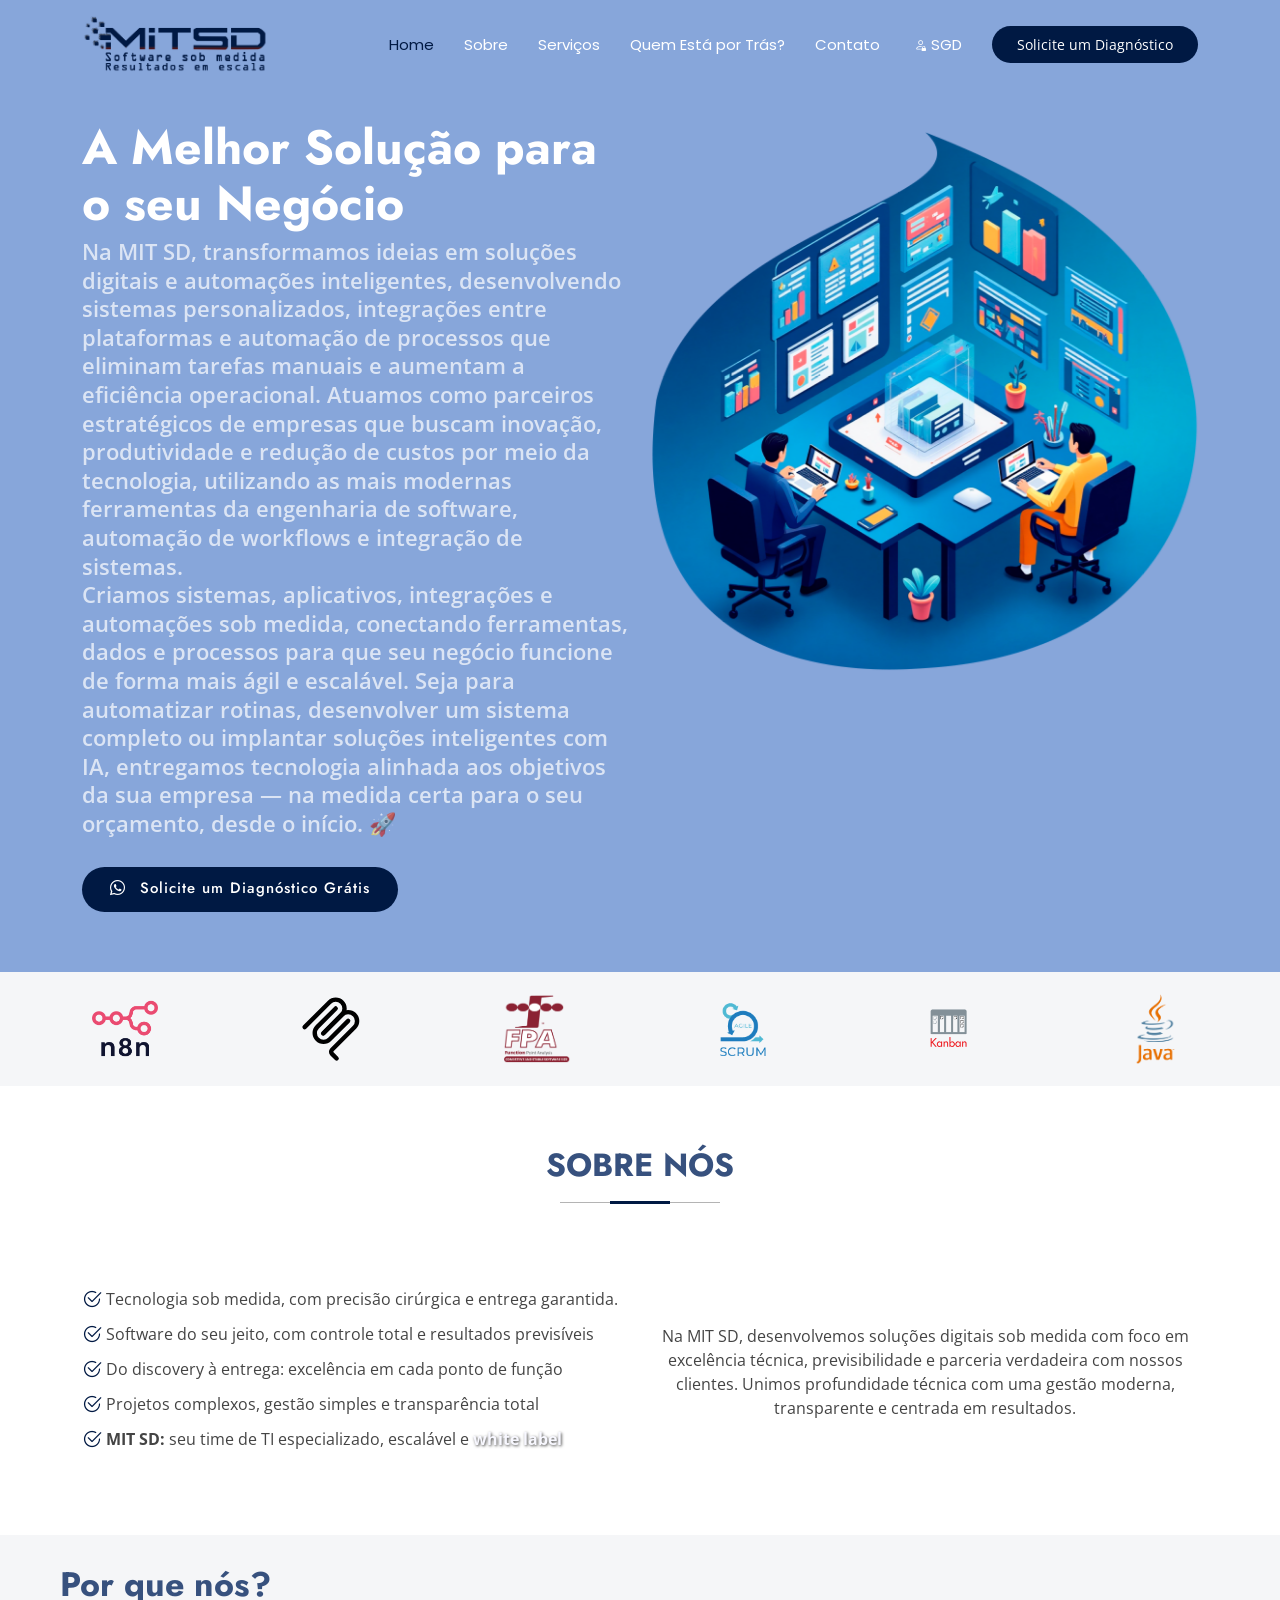
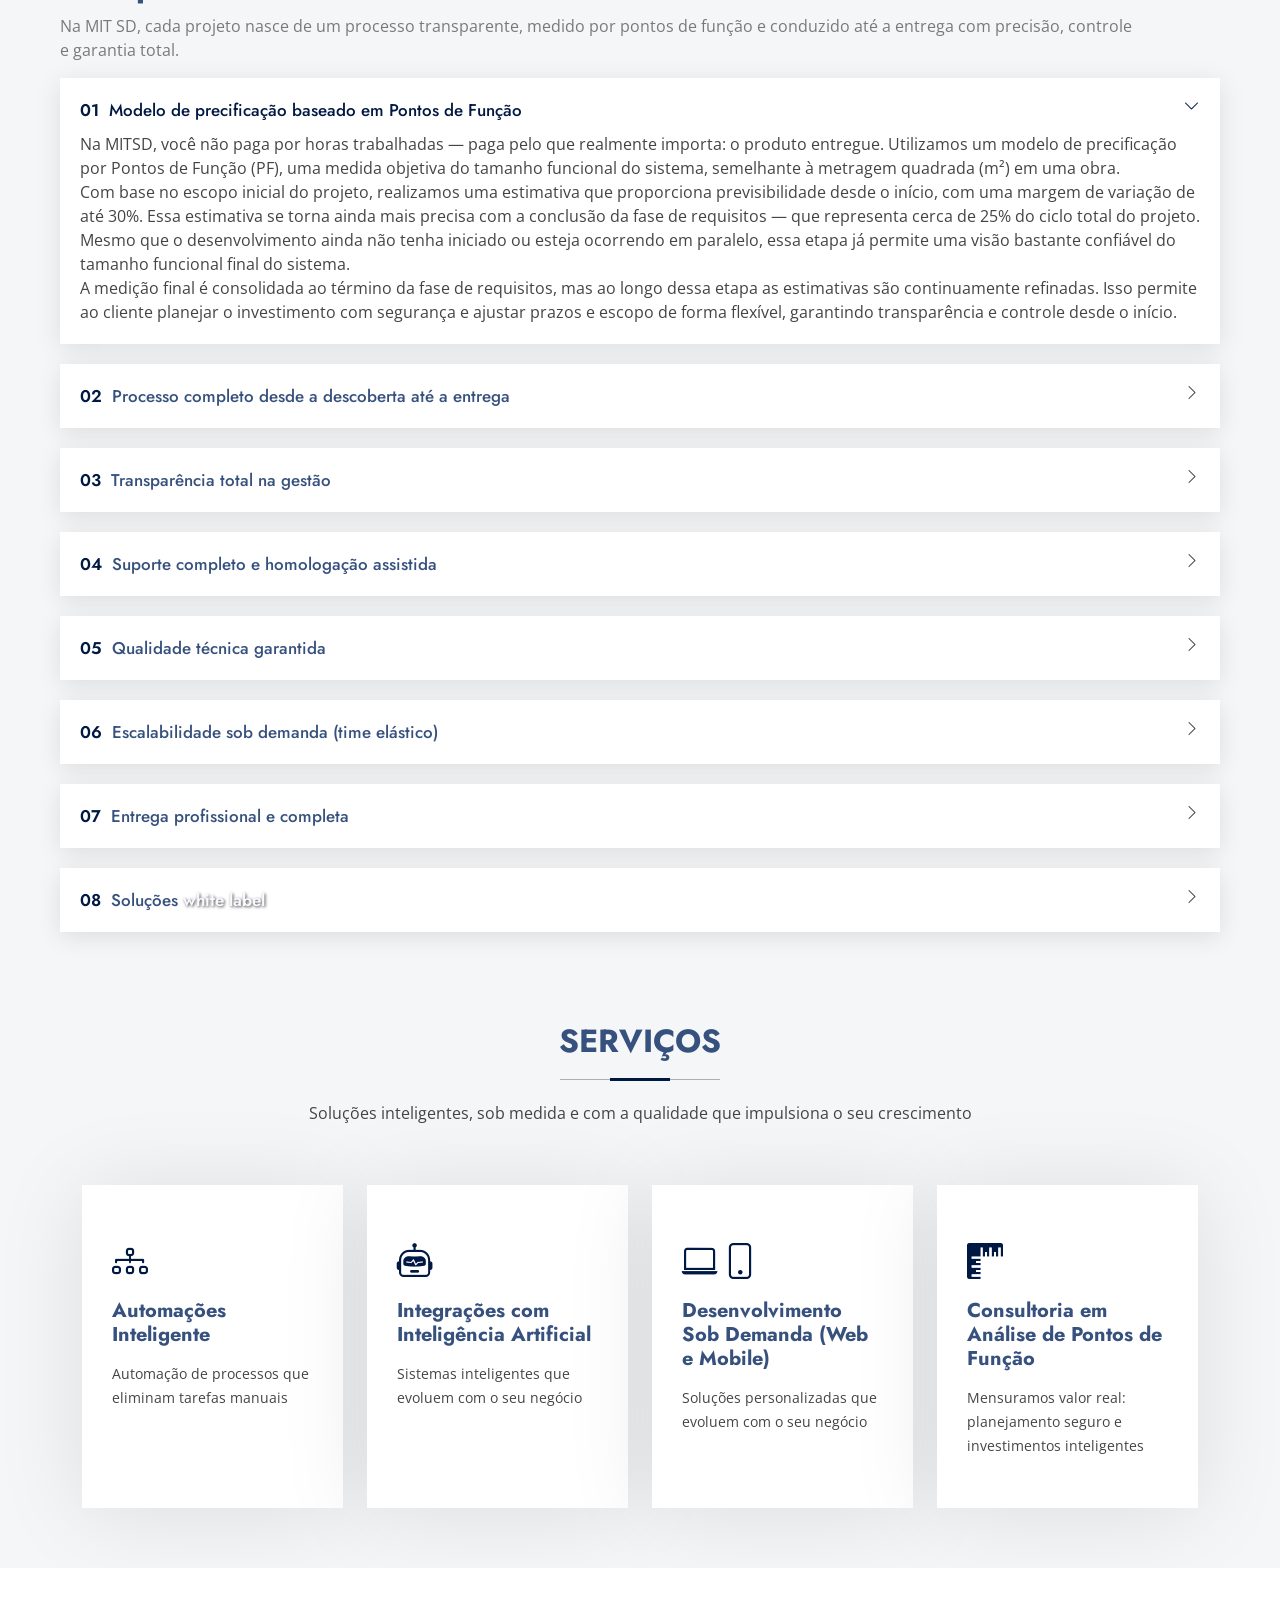
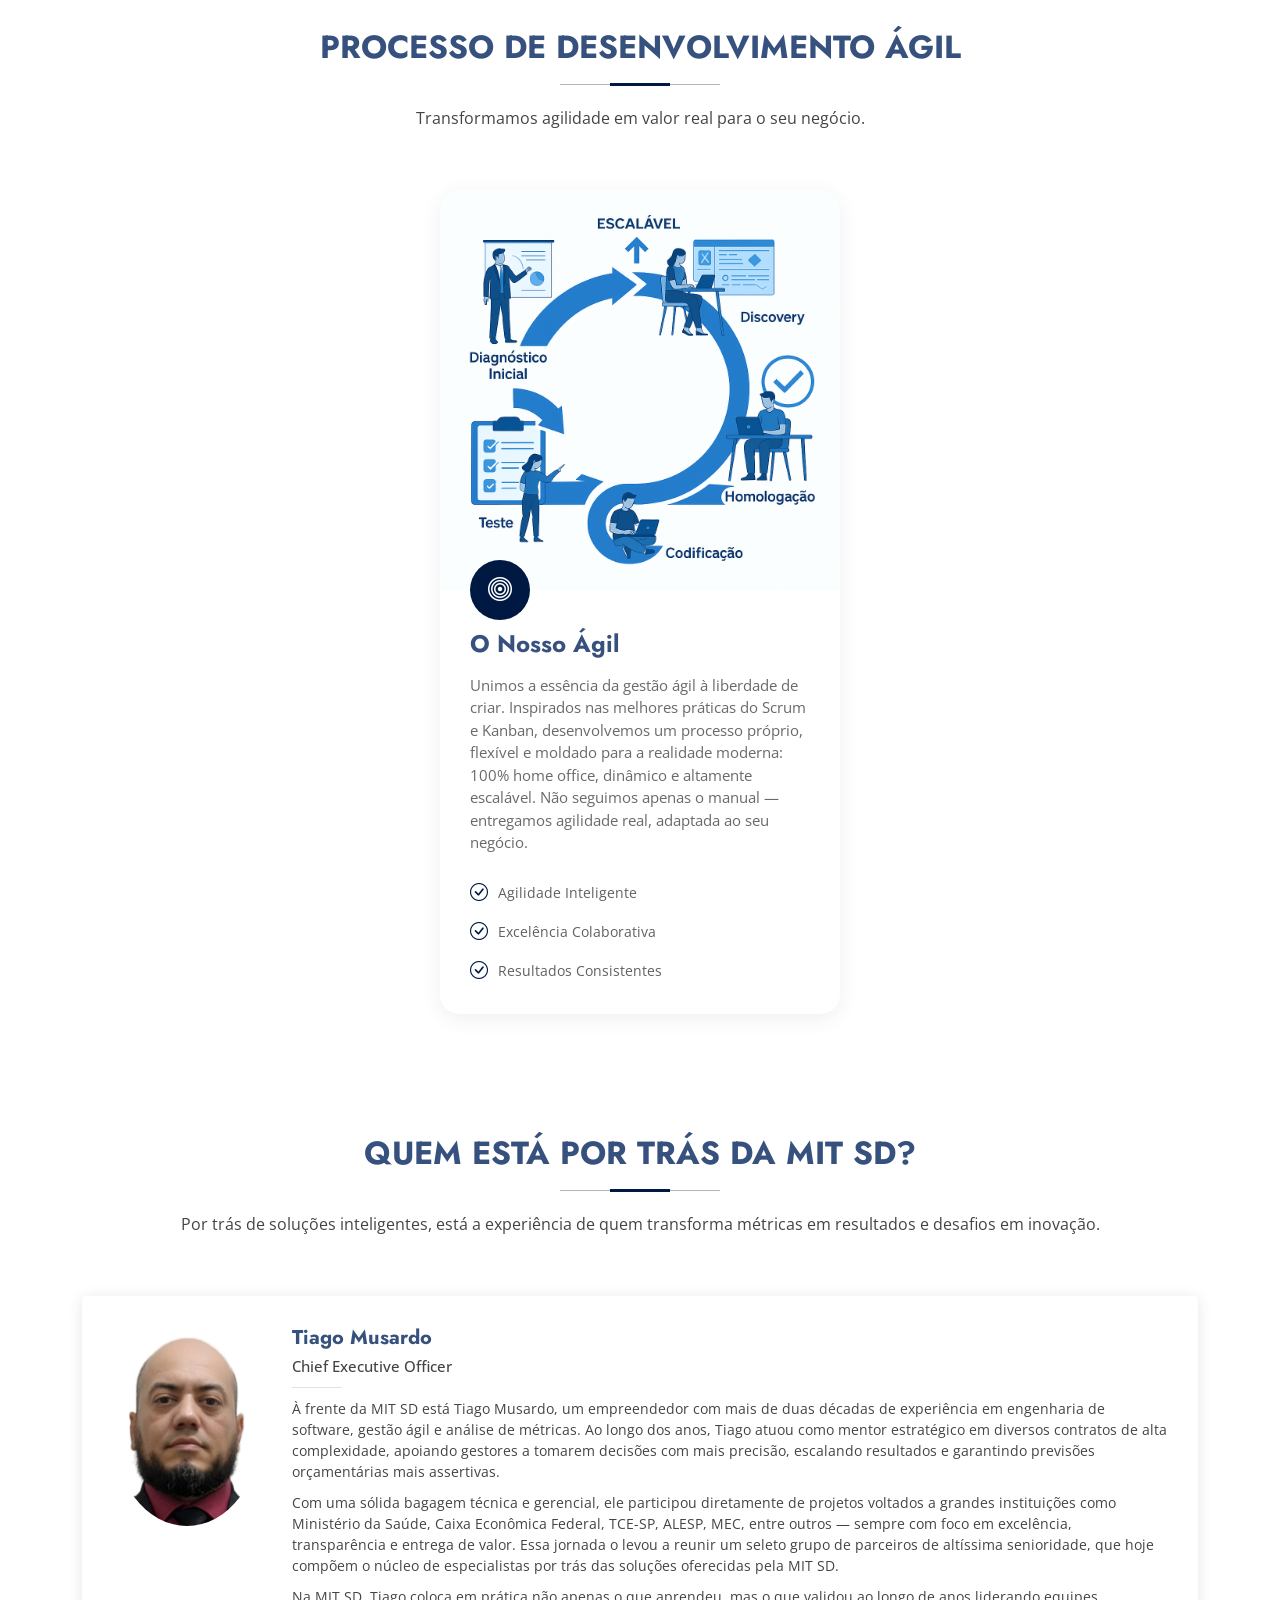
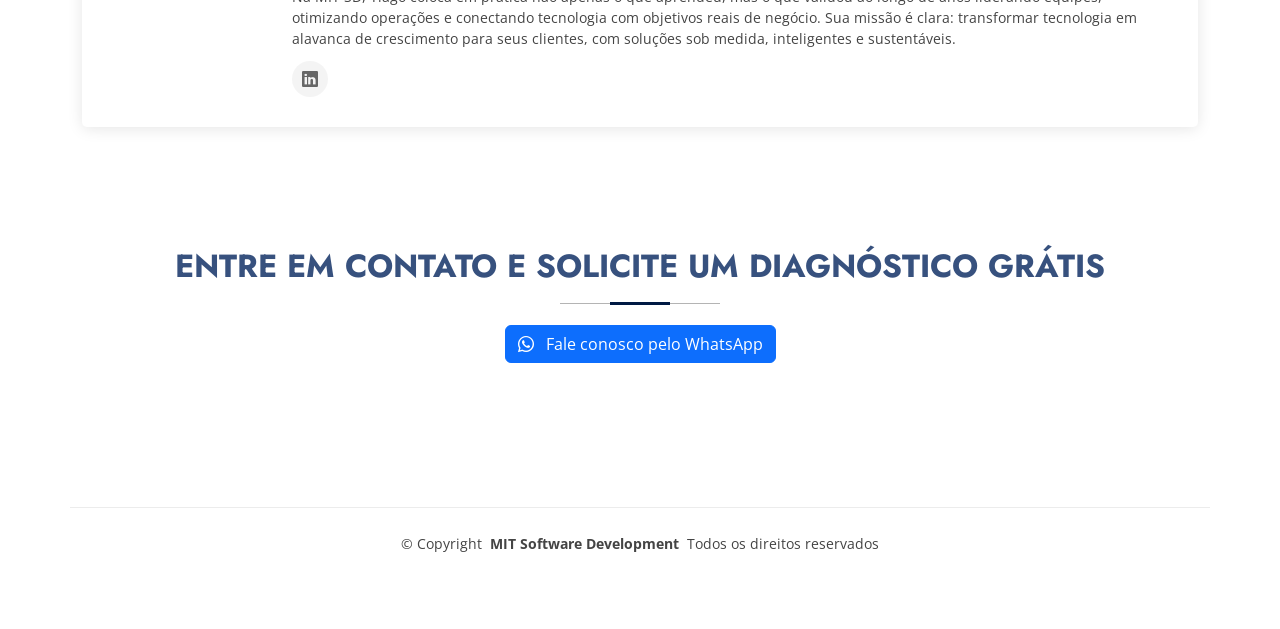
<file: index.html>
<!DOCTYPE html>
<html lang="pt-br">

<head>
  <meta charset="utf-8">
  <meta content="width=device-width, initial-scale=1.0" name="viewport">
  <title>MIT Software Development</title>
  <meta name="description" content="">
  <meta name="keywords" content="">

  <!-- Favicons -->
  <link href="assets/img/favicon.png" rel="icon">
  <link href="assets/img/apple-touch-icon.png" rel="apple-touch-icon">

  <!-- Fonts -->
  <link href="https://fonts.googleapis.com" rel="preconnect">
  <link href="https://fonts.gstatic.com" rel="preconnect" crossorigin>
  <link href="https://fonts.googleapis.com/css2?family=Open+Sans:ital,wght@0,300;0,400;0,500;0,600;0,700;0,800;1,300;1,400;1,500;1,600;1,700;1,800&family=Poppins:ital,wght@0,100;0,200;0,300;0,400;0,500;0,600;0,700;0,800;0,900;1,100;1,200;1,300;1,400;1,500;1,600;1,700;1,800;1,900&family=Jost:ital,wght@0,100;0,200;0,300;0,400;0,500;0,600;0,700;0,800;0,900;1,100;1,200;1,300;1,400;1,500;1,600;1,700;1,800;1,900&display=swap" rel="stylesheet">

  <!-- Vendor CSS Files -->
  <link href="assets/vendor/bootstrap/css/bootstrap.min.css" rel="stylesheet">
  <link href="assets/vendor/bootstrap-icons/bootstrap-icons.css" rel="stylesheet">
  <link href="assets/vendor/aos/aos.css" rel="stylesheet">
  <link href="assets/vendor/glightbox/css/glightbox.min.css" rel="stylesheet">
  <link href="assets/vendor/swiper/swiper-bundle.min.css" rel="stylesheet">

  <!-- Main CSS File -->
  <link href="assets/css/main.css" rel="stylesheet">

</head>

<body class="index-page">

  <header id="header" class="header d-flex align-items-center fixed-top">
    <div class="container-fluid container-xl position-relative d-flex align-items-center">

      <a href="index.html" class="logo d-flex align-items-center me-auto">
        <!-- Uncomment the line below if you also wish to use an image logo -->
        <img src="assets/img/logo.png" alt="">
        <!-- <h1 class="sitename">MIT SD</h1>  -->
      </a>

      <nav id="navmenu" class="navmenu">
        <ul>
          <li><a href="#hero" class="active">Home</a></li>
          <li><a href="#about">Sobre</a></li>
          <li><a href="#services">Serviços</a></li>
          <li><a href="#team">Quem Está por Trás?</a></li>
          <li><a href="#contact">Contato</a></li>
          <li><a href="http://sgd.mitsd.com.br" target="_blank"><i class="bi-person-lock"></i>&nbsp;SGD</a></li>
        </ul>
        <i class="mobile-nav-toggle d-xl-none bi bi-list"></i>
      </nav>
      <a class="btn-getstarted" href="#about">Solicite um Diagnóstico</a>
    </div>
  </header>

  <main class="main">

    <!-- Hero Section -->
    <section id="hero" class="hero section dark-background">

      <div class="container">
        <div class="row gy-4">
          <div class="col-lg-6 order-2 order-lg-1 d-flex flex-column justify-content-center" data-aos="zoom-out">
            <h1>A Melhor Solução para o seu Negócio</h1>
            <p>
              Na MIT SD, transformamos ideias em soluções digitais e automações inteligentes, desenvolvendo sistemas personalizados, integrações entre plataformas e automação de processos que eliminam tarefas manuais e aumentam a eficiência operacional. Atuamos como parceiros estratégicos de empresas que buscam inovação, produtividade e redução de custos por meio da tecnologia, utilizando as mais modernas ferramentas da engenharia de software, automação de workflows e integração de sistemas.
              <br />
              Criamos sistemas, aplicativos, integrações e automações sob medida, conectando ferramentas, dados e processos para que seu negócio funcione de forma mais ágil e escalável. Seja para automatizar rotinas, desenvolver um sistema completo ou implantar soluções inteligentes com IA, entregamos tecnologia alinhada aos objetivos da sua empresa — na medida certa para o seu orçamento, desde o início. 🚀
            </p>
            <div class="d-flex">
              <a href="https://wa.me/5511992032137" class="btn-get-started"><i class="bi bi-whatsapp" style="margin-right: 8px;"></i> Solicite um Diagnóstico Grátis</a>
            </div>
          </div>
          <div class="col-lg-6 order-1 order-lg-2 hero-img" data-aos="zoom-out" data-aos-delay="200">
            <img src="assets/img/illustration/devs-gota.png" class="img-fluid animated" alt="">
          </div>
        </div>
      </div>

    </section><!-- /Hero Section -->

    <!-- Clients Section -->
    <section id="clients" class="clients section light-background">

      <div class="container" data-aos="zoom-in">

        <div class="swiper init-swiper">
          <script type="application/json" class="swiper-config">
            {
              "loop": true,
              "speed": 600,
              "autoplay": {
                "delay": 5000
              },
              "slidesPerView": "auto",
              "pagination": {
                "el": ".swiper-pagination",
                "type": "bullets",
                "clickable": true
              },
              "breakpoints": {
                "320": {
                  "slidesPerView": 2,
                  "spaceBetween": 40
                },
                "480": {
                  "slidesPerView": 3,
                  "spaceBetween": 60
                },
                "640": {
                  "slidesPerView": 4,
                  "spaceBetween": 80
                },
                "992": {
                  "slidesPerView": 5,
                  "spaceBetween": 120
                },
                "1200": {
                  "slidesPerView": 6,
                  "spaceBetween": 120
                }
              }
            }
          </script>
          <div class="swiper-wrapper align-items-center">
            <div class="swiper-slide"><img src="assets/img/clients/n8n.png" class="img-fluid" alt=""></div>
            <div class="swiper-slide"><img src="assets/img/clients/MCP.svg" class="img-fluid" alt=""></div>
            <div class="swiper-slide"><img src="assets/img/clients/ifpug_fpa.png" class="img-fluid" alt=""></div>
            <div class="swiper-slide"><img src="assets/img/clients/scrum.webp" class="img-fluid" alt=""></div>
            <div class="swiper-slide"><img src="assets/img/clients/kanban.png" class="img-fluid" alt=""></div>
            <div class="swiper-slide"><img src="assets/img/clients/java.png" class="img-fluid" alt=""></div>
            <div class="swiper-slide"><img src="assets/img/clients/angular_gradient.png" class="img-fluid" alt=""></div>
            <div class="swiper-slide"><img src="assets/img/clients/nodejs.png" class="img-fluid" alt=""></div>
            <div class="swiper-slide"><img src="assets/img/clients/React.png" class="img-fluid" alt=""></div>
            <div class="swiper-slide"><img src="assets/img/clients/mnet.png" class="img-fluid" alt=""></div>           
            <div class="swiper-slide"><img src="assets/img/clients/vue.png" class="img-fluid" alt=""></div>
            <div class="swiper-slide"><img src="assets/img/clients/python.png" class="img-fluid" alt=""></div>
            <div class="swiper-slide"><img src="assets/img/clients/php.png" class="img-fluid" alt=""></div>
            <div class="swiper-slide"><img src="assets/img/clients/kotlin.svg" class="img-fluid" alt=""></div>
            <div class="swiper-slide"><img src="assets/img/clients/flutter.svg" class="img-fluid" alt=""></div>
            <div class="swiper-slide"><img src="assets/img/clients/Docker.png" class="img-fluid" alt=""></div>
            <div class="swiper-slide"><img src="assets/img/clients/kubernetes.png" class="img-fluid" alt=""></div>
          </div>
        </div>
      </div>

    </section><!-- /Clients Section -->

    <!-- About Section -->
    <section id="about" class="about section">

      <!-- Section Title -->
      <div class="container section-title" data-aos="fade-up">
        <h2>Sobre Nós</h2>
      </div><!-- End Section Title -->

      <div class="container">

        <div class="row gy-4">

          <div class="col-lg-6 content" data-aos="fade-up" data-aos-delay="100">
            <ul>
              <li><i class="bi bi-check2-circle"></i> <span>Tecnologia sob medida, com precisão cirúrgica e entrega garantida.</span></li>
              <li><i class="bi bi-check2-circle"></i> <span>Software do seu jeito, com controle total e resultados previsíveis</span></li>
              <li><i class="bi bi-check2-circle"></i> <span>Do discovery à entrega: excelência em cada ponto de função</span></li>
              <li><i class="bi bi-check2-circle"></i> <span>Projetos complexos, gestão simples e transparência total</span></li>
                <li><i class="bi bi-check2-circle"></i> <span><b>MIT SD:</b> seu time de TI especializado, escalável e <span class="white-label">white label</span></span>
            </ul>
            
          </div>

          <div class="col-lg-6" data-aos="fade-up" data-aos-delay="200">
            <div style="display: flex; align-items: center; justify-content: center; height: 100%;">
              <p style="text-align: center;">
                Na MIT SD, desenvolvemos soluções digitais sob medida com foco em excelência técnica, previsibilidade e parceria verdadeira com nossos clientes. Unimos profundidade técnica com uma gestão moderna, transparente e centrada em resultados.
              </p>
            </div>
            <!--
            <a href="#" class="read-more"><span>Read More</span><i class="bi bi-arrow-right"></i></a>
            -->
          </div>

        </div>

      </div>

    </section><!-- /About Section -->

    <!-- Why Us Section -->
    <section id="why-us" class="section why-us light-background" data-builder="section">

      <div class="container-fluid">

        <div class="row gy-4">

          <div class="d-flex flex-column justify-content-center order-2 order-lg-1">

            <div class="content px-xl-5" data-aos="fade-up" data-aos-delay="100">
              <h3><strong>Por que nós?</strong></h3>
              <p>
                Na MIT SD, cada projeto nasce de um processo transparente, medido por pontos de função e conduzido até a entrega com precisão, controle e garantia total.
              </p>
            </div>

            <div class="faq-container px-xl-5" data-aos="fade-up" data-aos-delay="200">

              <div class="faq-item faq-active">                  
                <h3><span>01</span> Modelo de precificação baseado em Pontos de Função</h3>
                <div class="faq-content">
                  <p>Na MITSD, você não paga por horas trabalhadas — paga pelo que realmente importa: o produto entregue. Utilizamos um modelo de precificação por Pontos de Função (PF), uma medida objetiva do tamanho funcional do sistema, semelhante à metragem quadrada (m²) em uma obra.</p>
                  <p>Com base no escopo inicial do projeto, realizamos uma estimativa que proporciona previsibilidade desde o início, com uma margem de variação de até 30%. Essa estimativa se torna ainda mais precisa com a conclusão da fase de requisitos — que representa cerca de 25% do ciclo total do projeto. Mesmo que o desenvolvimento ainda não tenha iniciado ou esteja ocorrendo em paralelo, essa etapa já permite uma visão bastante confiável do tamanho funcional final do sistema.</p>
                  <p>A medição final é consolidada ao término da fase de requisitos, mas ao longo dessa etapa as estimativas são continuamente refinadas. Isso permite ao cliente planejar o investimento com segurança e ajustar prazos e escopo de forma flexível, garantindo transparência e controle desde o início.</p>
                </div>
                <i class="faq-toggle bi bi-chevron-right"></i>
              </div><!-- End Faq item-->

              <div class="faq-item">
                <h3><span>02</span> Processo completo desde a descoberta até a entrega</h3>
                <div class="faq-content">
                  <P>Realizamos todo o levantamento de requisitos com um time especializado.</P>
                  <p>Projetos grandes podem ser divididos em partes menores e entregues por fases, o que permite paralelizar atividades e acelerar as entregas.</p>
                  <p>O cliente participa ativamente de todo o projeto desde o discovery até as validações dos produtos finais entregues.</p>
                </div>
                <i class="faq-toggle bi bi-chevron-right"></i>
              </div><!-- End Faq item-->

              <div class="faq-item">
                <h3><span>03</span> Transparência total na gestão</h3>
                <div class="faq-content">
                  <p>O progresso pode ser acompanhado em tempo real atraves de nosso sistema gerenciador de de demandas</p>
                  <p>O cliente é livre para participar das reuniões de acompanhamento e pontos de controle com o time técnico.</p>
                  <p>Relatórios e registros dão total visibilidade sobre o andamento do projeto.</p>
                </div>
                <i class="faq-toggle bi bi-chevron-right"></i>
              </div><!-- End Faq item-->

              <div class="faq-item">
                <h3><span>04</span> Suporte completo e homologação assistida</h3>
                <div class="faq-content">
                  <p>Cada entrega passa por uma fase de homologação com apoio técnico ao cliente.</p>
                  <p>O produto só é considerado finalizado após aprovação formal do cliente.</p>
                  <p>Após a homologação, prestamos garantia  de 2 anos sobre todos os produtos entregues.</p>
                </div>
                <i class="faq-toggle bi bi-chevron-right"></i>
              </div><!-- End Faq item-->
            

              <div class="faq-item">
                <h3><span>05</span> Qualidade técnica garantida</h3>
                <div class="faq-content">
                  <p>Equipe formada por profissionais de alta senioridade em todas as disciplinas.</p>
                  <p>Todos os sistemas passam por rigorosos testes, com geração de evidências documentadas</p>
                  <p>Arquitetura sólida, código limpo e documentação técnica completa.</p>
                </div>
                <i class="faq-toggle bi bi-chevron-right"></i>
              </div><!-- End Faq item-->

              <div class="faq-item">
                <h3><span>06</span> Escalabilidade sob demanda (time elástico)</h3>
                <div class="faq-content">
                  <p>Podemos escalar a equipe imediatamente em caso de necessidade.</p>
                  <P>A elasticidade do time não implica em custos adicionais: o valor é sempre proporcional ao tamanho do projeto</P> <p>independente da quantidade de tarefas em paralelo. Aqui seu produto não fica parado.</p>
                </div>
                <i class="faq-toggle bi bi-chevron-right"></i>
              </div><!-- End Faq item-->

              <div class="faq-item">
                <h3><span>07</span> Entrega profissional e completa</h3>
                <div class="faq-content">
                  <p>O cliente recebe o produto final acompanhado de toda a documentação:</p>
                  <p>Termo de abertura</p>
                  <p>Análise de Pontos de Função</p>
                  <p>Especificação de requisitos</p>
                  <p>Registros de testes</p>
                  <p>Relatórios de homologação.</p>
                </div>
                <i class="faq-toggle bi bi-chevron-right"></i>
              </div><!-- End Faq item-->

              <div class="faq-item">
                <h3><span>08</span> Soluções <span style="color: #f8f8ff" class="white-label">white label</span></h3>
                <div class="faq-content">
                  <p>Todos os produtos podem ser personalizados com a identidade visual do cliente.</p>
                  <p>Ideal para empresas que revendem tecnologia ou integram soluções a outras plataformas.</p>
                </div>
                <i class="faq-toggle bi bi-chevron-right"></i>
              </div><!-- End Faq item-->

            </div><!-- End Faq Container -->
          </div>
          
          <!--
          <div class="col-lg-5 order-1 order-lg-2 why-us-img">
            <img src="assets/img/why-us.png" class="img-fluid" alt="" data-aos="zoom-in" data-aos-delay="100">
          </div>
          -->
        </div><!-- End Why Us Content -->
      </div>
    </section><!-- /Why Us Section -->

    <!-- Services Section -->
    <section id="services" class="services section light-background">

      <!-- Section Title -->
      <div class="container section-title" data-aos="fade-up">
        <h2>Serviços</h2>
        <p>Soluções inteligentes, sob medida e com a qualidade que impulsiona o seu crescimento</p>
      </div><!-- End Section Title -->

      <div class="container">

        <div class="row gy-4">
          <div class="col-xl-3 col-md-6 d-flex" data-aos="fade-up" data-aos-delay="100">
            <div class="service-item position-relative">
              <div class="icon"><i class="bi bi-diagram-3"></i></div>
              <h4><a href="" class="stretched-link">Automações Inteligente</a></h4>
              <p>Automação de processos que eliminam tarefas manuais</p>
            </div>
          </div><!-- End Service Item -->

          <div class="col-xl-3 col-md-6 d-flex" data-aos="fade-up" data-aos-delay="100">
            <div class="service-item position-relative">
              <div class="icon"><i class="bi bi-robot"></i></div>
              <h4><a href="" class="stretched-link">Integrações com Inteligência Artificial</a></h4>
              <p>Sistemas inteligentes que evoluem com o seu negócio</p>
            </div>
          </div><!-- End Service Item -->

          <div class="col-xl-3 col-md-6 d-flex" data-aos="fade-up" data-aos-delay="100">
            <div class="service-item position-relative">
              <div class="icon"><i class="bi bi-laptop"></i> <i class="bi bi-phone"></i></div>
              <h4><a href="" class="stretched-link">Desenvolvimento Sob Demanda (Web e Mobile)</a></h4>
              <p>Soluções personalizadas que evoluem com o seu negócio</p>
            </div>
          </div><!-- End Service Item -->
<!--
          <div class="col-xl-3 col-md-6 d-flex" data-aos="fade-up" data-aos-delay="200">
            <div class="service-item position-relative">
              <div class="icon"><i class="bi bi-arrow-repeat icon"></i></div>
              <h4><a href="" class="stretched-link">Modernização de Softwares Legados</a></h4>
              <p>Atualize seus sistemas para o futuro, com segurança e eficiência</p>
            </div>
          </div><!-- End Service Item -->

          <div class="col-xl-3 col-md-6 d-flex" data-aos="fade-up" data-aos-delay="300">
            <div class="service-item position-relative">
              <div class="icon"><i class="bi bi-rulers icon"></i></div>
              <h4><a href="" class="stretched-link">Consultoria em Análise de Pontos de Função</a></h4>
              <p>Mensuramos valor real: planejamento seguro e investimentos inteligentes</p>
           </div>
          </div><!-- End Service Item -->
<!--
          <div class="col-xl-3 col-md-6 d-flex" data-aos="fade-up" data-aos-delay="400">
            <div class="service-item position-relative">
              <div class="icon"><i class="bi bi-file-earmark-text icon"></i></div>
              <h4><a href="" class="stretched-link">Documentação Técnica Especializada</a></h4>
              <p>Documentação completa para a vida útil e segurança dos seus sistemas</p>
            </div>
          </div><!-- End Service Item -->

        </div>

      </div>

    </section><!-- /Services Section -->

    <!-- Work Process Section -->
    <section id="work-process" class="work-process section">

      <!-- Section Title -->
      <div class="container section-title" data-aos="fade-up">
        <h2>Processo de Desenvolvimento Ágil</h2>
        <p>Transformamos agilidade em valor real para o seu negócio.</p>
      </div><!-- End Section Title -->

      <div class="container" data-aos="fade-up" data-aos-delay="100">
        <div class="row gy-5" style="display: flex; justify-content: center;">
          <div class="col-lg-10" data-aos="fade-up" data-aos-delay="200" style="display: flex; justify-content: center;">
            <div class="steps-item">
              <div class="steps-image">
                <div>
                  <img src="assets/img/services/fluxo-agil.png" alt="Step 1" class="img-fluid" loading="lazy">
                </div>
              </div>
              <div class="steps-content">
                <div class="steps-number"><i class="bi bi-bullseye icon"></i></div>
                <h3>O Nosso Ágil</h3>
                <p>Unimos a essência da gestão ágil à liberdade de criar. Inspirados nas melhores práticas do Scrum e Kanban, desenvolvemos um processo próprio, flexível e moldado para a realidade moderna: 100% home office, dinâmico e altamente escalável. Não seguimos apenas o manual — entregamos agilidade real, adaptada ao seu negócio.</p>
                <div class="steps-features">
                  <div class="feature-item">
                    <i class="bi bi-check-circle"></i>
                    <span>Agilidade Inteligente</span>
                  </div>
                  <div class="feature-item">
                    <i class="bi bi-check-circle"></i>
                    <span>Excelência Colaborativa</span>
                  </div>
                  <div class="feature-item">
                    <i class="bi bi-check-circle"></i>
                    <span>Resultados Consistentes</span>
                  </div>
                </div>
              </div>
            </div>
          </div>
        </div>
      </div>

    </section>
    <!-- Team Section -->
    <section id="team" class="team section">

      <!-- Section Title -->
      <div class="container section-title" data-aos="fade-up">
        <h2>Quem Está por Trás da MIT SD?</h2>
        <p>Por trás de soluções inteligentes, está a experiência de quem transforma métricas em resultados e desafios em inovação.</p>
      </div><!-- End Section Title -->

      <div class="container">

        <div class="row gy-4">

          <div class="" data-aos="fade-up" data-aos-delay="100">
            <div class="team-member d-flex align-items-start">
              <div class="pic"><img src="assets/img/person/musardo.jpg" class="img-fluid" alt=""></div>
              <div class="member-info">
                <h4>Tiago Musardo</h4>
                <span>Chief Executive Officer</span>
                <p>À frente da MIT SD está Tiago Musardo, um empreendedor com mais de duas décadas de experiência em engenharia de software, gestão ágil e análise de métricas. Ao longo dos anos, Tiago atuou como mentor estratégico em diversos contratos de alta complexidade, apoiando gestores a tomarem decisões com mais precisão, escalando resultados e garantindo previsões orçamentárias mais assertivas.</p>
                <p>Com uma sólida bagagem técnica e gerencial, ele participou diretamente de projetos voltados a grandes instituições como Ministério da Saúde, Caixa Econômica Federal, TCE-SP, ALESP, MEC, entre outros — sempre com foco em excelência, transparência e entrega de valor. Essa jornada o levou a reunir um seleto grupo de parceiros de altíssima senioridade, que hoje compõem o núcleo de especialistas por trás das soluções oferecidas pela MIT SD.</p>
                <p>Na MIT SD, Tiago coloca em prática não apenas o que aprendeu, mas o que validou ao longo de anos liderando equipes, otimizando operações e conectando tecnologia com objetivos reais de negócio. Sua missão é clara: transformar tecnologia em alavanca de crescimento para seus clientes, com soluções sob medida, inteligentes e sustentáveis.</p>
                <div class="social">
                  <!--<a href=""><i class="bi bi-twitter-x"></i></a>
                  <a href=""><i class="bi bi-facebook"></i></a>
                  <a href=""><i class="bi bi-instagram"></i></a>-->
                  <a href="https://www.linkedin.com/in/scrum-master-agile-leader-tiago-musardo/"> <i class="bi bi-linkedin"></i> </a>
                </div>
              </div>
            </div>
          </div><!-- End Team Member -->

        </div>

      </div>

    </section><!-- /Team Section -->

    <!-- Contact Section -->
    <section id="contact" class="contact section">

      <!-- Section Title -->
      <div class="container section-title" data-aos="fade-up">
        <h2>Entre em contato e solicite um diagnóstico grátis</h2>
        <p>
          <a href="https://wa.me/5511992032137" class="btn btn-primary" target="_blank">
          <i class="bi bi-whatsapp" style="margin-right: 8px;"></i> Fale conosco pelo WhatsApp
        </a></p>
      </div><!-- End Section Title -->
    </section><!-- /End Contact Section -->
  </main>

  <footer id="footer" class="footer">

    <div class="container copyright text-center mt-4">
      <p>© <span>Copyright</span> <strong class="px-1 sitename">MIT Software Development</strong> <span>Todos os direitos reservados</span></p>
    </div>

  </footer>

  <!-- Scroll Top -->
  <a href="#" id="scroll-top" class="scroll-top d-flex align-items-center justify-content-center"><i class="bi bi-arrow-up-short"></i></a>

  <!-- Preloader -->
  <div id="preloader"></div>

  <!-- Vendor JS Files -->
  <script src="assets/vendor/bootstrap/js/bootstrap.bundle.min.js"></script>
  <script src="assets/vendor/php-email-form/validate.js"></script>
  <script src="assets/vendor/aos/aos.js"></script>
  <script src="assets/vendor/glightbox/js/glightbox.min.js"></script>
  <script src="assets/vendor/swiper/swiper-bundle.min.js"></script>
  <script src="assets/vendor/waypoints/noframework.waypoints.js"></script>
  <script src="assets/vendor/imagesloaded/imagesloaded.pkgd.min.js"></script>
  <script src="assets/vendor/isotope-layout/isotope.pkgd.min.js"></script>

  <!-- Main JS File -->
  <script src="assets/js/main.js"></script>

</body>

</html>
</file>
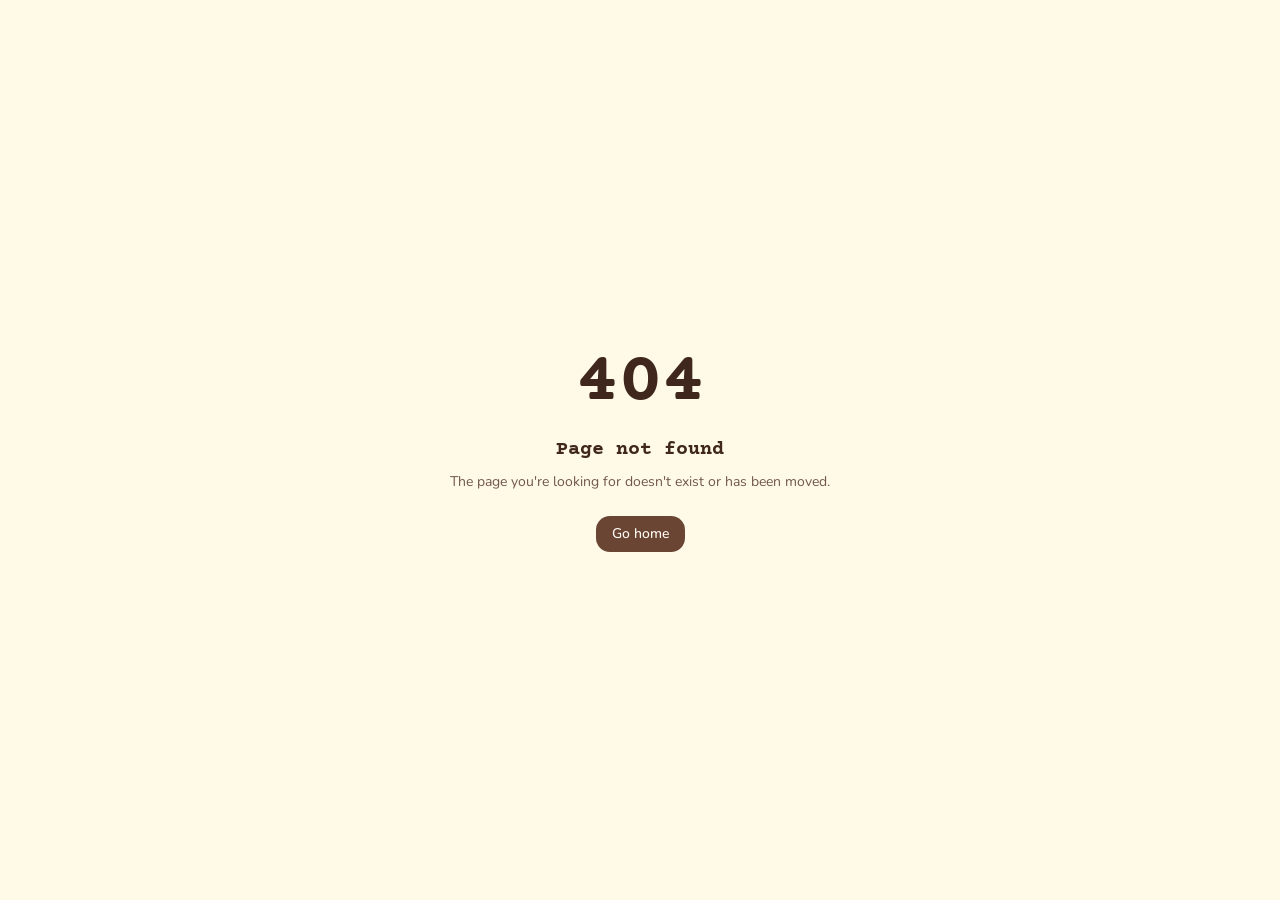
<file: comida-livre-para-todos/index.html>
<!DOCTYPE html><html lang="pt-BR"><head><meta charSet="utf-8"/><meta name="viewport" content="width=device-width, initial-scale=1"/><link rel="preload" as="image" href="/comida-livre-para-todos/img/logo_comida_para_todos.jpeg"/><link rel="preload" as="image" href="/comida-livre-para-todos/img/capa-livro.jpg"/><link rel="stylesheet" href="https://fonts.googleapis.com/css2?family=Courier+Prime:wght@400;700&amp;family=Nunito:wght@400;600;700;800&amp;display=swap" data-precedence="default"/><link rel="stylesheet" href="/comida-livre-para-todos/assets/styles-D-4D9Hxh.css" data-precedence="default"/><title>Comida Livre para Todos — Além do Glúten &amp; da Lactose</title><meta name="description" content="Comida Livre para Todos: receitas sem glúten e sem lactose com muito sabor. Projeto COLAB 2026 de Stella, Davi e Valentina."/><meta property="og:title" content="Comida Livre para Todos — Livro de receitas"/><meta property="og:description" content="Conheça a Comida Livre para Todos e o livro Além do Glúten &amp; da Lactose. Descubra receitas e seu perfil de chef."/><meta property="og:type" content="website"/><meta name="twitter:card" content="summary_large_image"/><link rel="modulepreload" href="/comida-livre-para-todos/assets/index-BrT921tI.js"/><link rel="modulepreload" href="/comida-livre-para-todos/assets/routes-B2vGZV-t.js"/><link rel="preconnect" href="https://fonts.googleapis.com"/><link rel="preconnect" href="https://fonts.gstatic.com" crossorigin="anonymous"/><link rel="icon" href="/favicon.png" type="image/png"/></head><body><!--$--><main><header class="fixed inset-x-0 top-0 z-40 px-3 pt-3"><nav class="mx-auto flex max-w-5xl items-center justify-between rounded-full border-2 border-primary bg-card/95 px-5 py-2 shadow-sticker backdrop-blur" aria-label="Principal"><a href="#inicio" class="flex min-w-0 items-center gap-2 font-display text-sm font-bold text-primary"><img src="/comida-livre-para-todos/img/logo_comida_para_todos.jpeg" alt="Comida Livre para Todos" class="h-12 w-12 shrink-0 rounded-full object-contain"/><span class="max-w-40 md:max-w-36">Comida Livre para Todos</span></a><ul class="hidden gap-5 font-semibold md:flex"><li><a href="#livro" class="hover:text-caramel">Livro</a></li><li><a href="#quiz" class="hover:text-caramel">Quiz</a></li><li><a href="#ideia" class="hover:text-caramel">Ideia</a></li><li><a href="#sabores" class="hover:text-caramel">Sabores</a></li><li><a href="#criadores" class="hover:text-caramel">Equipe</a></li><li><a href="#feira" class="hover:text-caramel">Feira</a></li></ul><button class="gap-2 whitespace-nowrap rounded-md text-sm font-medium cursor-pointer transition-colors focus-visible:outline-none focus-visible:ring-1 focus-visible:ring-ring disabled:pointer-events-none disabled:opacity-50 disabled:cursor-not-allowed [&amp;_svg]:pointer-events-none [&amp;_svg]:size-4 [&amp;_svg]:shrink-0 hover:bg-accent hover:text-accent-foreground px-4 py-2 flex h-10 w-10 items-center justify-center md:hidden" aria-label="Menu" aria-expanded="false"><svg xmlns="http://www.w3.org/2000/svg" width="24" height="24" viewBox="0 0 24 24" fill="none" stroke="currentColor" stroke-width="2" stroke-linecap="round" stroke-linejoin="round" class="lucide lucide-menu" aria-hidden="true"><path d="M4 5h16"></path><path d="M4 12h16"></path><path d="M4 19h16"></path></svg></button></nav></header><section id="inicio" class="relative overflow-hidden bg-gingham pb-20 pt-24 sm:pt-28"><span aria-hidden="true" class="absolute text-3xl sm:text-5xl animate-float left-[6%] top-[18%]" style="--r:-12deg;animation-delay:0s">🍓</span><span aria-hidden="true" class="absolute text-3xl sm:text-5xl animate-float-slow right-[8%] top-[12%]" style="--r:10deg;animation-delay:0.7s">🍰</span><span aria-hidden="true" class="absolute text-3xl sm:text-5xl animate-float left-[10%] bottom-[22%]" style="--r:20deg;animation-delay:1.4s">🥄</span><span aria-hidden="true" class="absolute text-3xl sm:text-5xl animate-float-slow right-[6%] bottom-[28%]" style="--r:-8deg;animation-delay:2.0999999999999996s">🍫</span><span aria-hidden="true" class="absolute text-3xl sm:text-5xl animate-float left-[45%] top-[8%]" style="--r:0deg;animation-delay:2.8s">✨</span><span aria-hidden="true" class="absolute text-3xl sm:text-5xl animate-float-slow right-[40%] bottom-[10%]" style="--r:0deg;animation-delay:3.5s">⭐</span><div class="relative mx-auto grid max-w-6xl items-center gap-12 px-5 lg:grid-cols-2"><div class="text-center lg:text-left"><span class="inline-block -rotate-2 rounded-full bg-accent px-4 py-1 text-sm font-bold text-accent-foreground shadow-sticker">Projeto COLAB • 2026</span><h1 class="mt-5 text-4xl leading-[1.1] text-primary sm:text-5xl lg:text-6xl">Comida Livre para Todos</h1><p class="mt-4 font-display text-xl font-bold text-primary">Sem glúten, sem lactose… mas com MUITO sabor!</p><p class="mx-auto mt-5 max-w-xl text-lg text-foreground/80 lg:mx-0">Quem disse que receitas sem glúten e sem lactose precisam ser sem graça? Descubra um livro cheio de criatividade, sabores e ideias deliciosas!</p><div class="mt-8 flex flex-col gap-3 sm:flex-row sm:justify-center lg:justify-start"><a href="#livro" class="inline-flex items-center justify-center gap-2 whitespace-nowrap cursor-pointer focus-visible:outline-none focus-visible:ring-1 focus-visible:ring-ring disabled:pointer-events-none disabled:opacity-50 disabled:cursor-not-allowed [&amp;_svg]:pointer-events-none [&amp;_svg]:size-4 [&amp;_svg]:shrink-0 rounded-full bg-primary text-primary-foreground font-bold shadow-sticker transition-transform hover:-translate-y-0.5 hover:-rotate-1 active:translate-y-0.5 h-14 px-7 text-base">📖 Conheça nosso livro!</a><a href="#quiz" class="inline-flex items-center justify-center gap-2 whitespace-nowrap cursor-pointer focus-visible:outline-none focus-visible:ring-1 focus-visible:ring-ring disabled:pointer-events-none disabled:opacity-50 disabled:cursor-not-allowed [&amp;_svg]:pointer-events-none [&amp;_svg]:size-4 [&amp;_svg]:shrink-0 rounded-full border-2 border-primary bg-accent text-accent-foreground font-bold shadow-sticker transition-transform hover:-translate-y-0.5 hover:rotate-1 active:translate-y-0.5 h-14 px-7 text-base">👩‍🍳 Descubra seu perfil de chef!</a></div></div><div class="flex justify-center"><div class="animate-float-slow" style="--r:0deg"><img src="/comida-livre-para-todos/img/capa-livro.jpg" alt="Capa do livro Além do Glúten &amp; da Lactose: xadrez amarelo, selo marrom com o título e doces ilustrados" class="book-3d w-64 rounded-r-xl rounded-l-sm sm:w-80" width="1086" height="1448"/></div></div></div><a href="#livro" aria-label="Rolar para baixo" class="absolute bottom-5 left-1/2 flex -translate-x-1/2 flex-col items-center text-sm font-bold text-primary">role para provar<svg xmlns="http://www.w3.org/2000/svg" width="24" height="24" viewBox="0 0 24 24" fill="none" stroke="currentColor" stroke-width="2" stroke-linecap="round" stroke-linejoin="round" class="lucide lucide-chevron-down animate-bounce" aria-hidden="true"><path d="m6 9 6 6 6-6"></path></svg></a></section><section id="livro" class="relative px-5 py-20"><div class="reveal mx-auto mb-10 max-w-2xl text-center" style="transition-delay:0ms"><span class="mb-3 inline-block rounded-full bg-secondary px-4 py-1 text-sm font-bold text-secondary-foreground shadow-sticker">O livro</span><h2 class="text-3xl leading-tight text-primary sm:text-4xl">Uma pitada de criatividade, uma colher de sabor!</h2><p class="mt-3 text-lg text-muted-foreground">Folheie uma prévia do nosso livro. Toque nas setas ou arraste para o lado.</p></div><div class="reveal mx-auto max-w-md" style="transition-delay:0ms"><div class="relative aspect-[3/4] select-none" tabindex="0" role="region" aria-roledescription="livro" aria-label="Página 1 de 4"><div class="absolute inset-0 translate-x-2 translate-y-2 rounded-r-2xl bg-primary/20" aria-hidden="true"></div><div class="relative h-full overflow-hidden rounded-r-2xl rounded-l-md bg-card shadow-soft animate-flip-next"><img src="/comida-livre-para-todos/img/capa-livro.jpg" alt="Capa do livro Além do Glúten &amp; da Lactose" class="h-full w-full object-cover"/></div></div><div class="mt-6 flex items-center justify-between"><button class="inline-flex items-center justify-center gap-2 whitespace-nowrap text-sm cursor-pointer focus-visible:outline-none focus-visible:ring-1 focus-visible:ring-ring disabled:pointer-events-none disabled:opacity-50 disabled:cursor-not-allowed [&amp;_svg]:pointer-events-none [&amp;_svg]:size-4 [&amp;_svg]:shrink-0 rounded-full border-2 border-primary bg-accent text-accent-foreground font-bold shadow-sticker transition-transform hover:-translate-y-0.5 hover:rotate-1 active:translate-y-0.5 h-12 w-12" disabled="" aria-label="Página anterior"><svg xmlns="http://www.w3.org/2000/svg" width="24" height="24" viewBox="0 0 24 24" fill="none" stroke="currentColor" stroke-width="2" stroke-linecap="round" stroke-linejoin="round" class="lucide lucide-chevron-left" aria-hidden="true"><path d="m15 18-6-6 6-6"></path></svg></button><div class="flex gap-2" aria-hidden="true"><span class="h-2.5 rounded-full transition-all w-6 bg-primary"></span><span class="h-2.5 rounded-full transition-all w-2.5 bg-primary/30"></span><span class="h-2.5 rounded-full transition-all w-2.5 bg-primary/30"></span><span class="h-2.5 rounded-full transition-all w-2.5 bg-primary/30"></span></div><button class="inline-flex items-center justify-center gap-2 whitespace-nowrap text-sm cursor-pointer focus-visible:outline-none focus-visible:ring-1 focus-visible:ring-ring disabled:pointer-events-none disabled:opacity-50 disabled:cursor-not-allowed [&amp;_svg]:pointer-events-none [&amp;_svg]:size-4 [&amp;_svg]:shrink-0 rounded-full border-2 border-primary bg-accent text-accent-foreground font-bold shadow-sticker transition-transform hover:-translate-y-0.5 hover:rotate-1 active:translate-y-0.5 h-12 w-12" aria-label="Próxima página"><svg xmlns="http://www.w3.org/2000/svg" width="24" height="24" viewBox="0 0 24 24" fill="none" stroke="currentColor" stroke-width="2" stroke-linecap="round" stroke-linejoin="round" class="lucide lucide-chevron-right" aria-hidden="true"><path d="m9 18 6-6-6-6"></path></svg></button></div></div></section><section id="quiz" class="relative bg-gingham px-5 py-20"><div class="reveal mx-auto mb-10 max-w-2xl text-center" style="transition-delay:0ms"><span class="mb-3 inline-block rounded-full bg-secondary px-4 py-1 text-sm font-bold text-secondary-foreground shadow-sticker">Quiz</span><h2 class="text-3xl leading-tight text-primary sm:text-4xl">Descubra seu lado chef!</h2><p class="mt-3 text-lg text-muted-foreground">Responda a três perguntinhas e descubra que tipo de chef combina com você!</p></div><div class="reveal relative mx-auto max-w-xl" style="transition-delay:0ms"><div aria-hidden="true" class="pointer-events-none absolute left-1/2 top-1/3 z-20"></div><div class="rounded-3xl border-2 border-primary bg-card p-6 shadow-sticker sm:p-8" aria-live="polite"><div class="animate-in fade-in slide-in-from-right-4 duration-300"><div class="mb-5 flex items-center justify-between text-sm font-bold text-muted-foreground"><span>Pergunta <!-- -->1<!-- --> de <!-- -->3</span><div class="flex gap-1.5"><span class="h-2 w-8 rounded-full bg-caramel"></span><span class="h-2 w-8 rounded-full bg-muted"></span><span class="h-2 w-8 rounded-full bg-muted"></span></div></div><h3 class="mb-6 text-2xl text-primary">Qual sabor conquista seu coração?</h3><div class="grid gap-3"><button class="inline-flex items-center gap-2 cursor-pointer focus-visible:outline-none focus-visible:ring-1 focus-visible:ring-ring disabled:pointer-events-none disabled:opacity-50 disabled:cursor-not-allowed [&amp;_svg]:pointer-events-none [&amp;_svg]:size-4 [&amp;_svg]:shrink-0 whitespace-normal rounded-2xl border-2 border-primary/30 bg-card text-card-foreground font-semibold text-base hover:border-primary hover:bg-secondary transition-all hover:-translate-y-0.5 h-9 justify-start px-5 py-4 text-left"><span class="text-2xl">🍫</span> <!-- -->Chocolate</button><button class="inline-flex items-center gap-2 cursor-pointer focus-visible:outline-none focus-visible:ring-1 focus-visible:ring-ring disabled:pointer-events-none disabled:opacity-50 disabled:cursor-not-allowed [&amp;_svg]:pointer-events-none [&amp;_svg]:size-4 [&amp;_svg]:shrink-0 whitespace-normal rounded-2xl border-2 border-primary/30 bg-card text-card-foreground font-semibold text-base hover:border-primary hover:bg-secondary transition-all hover:-translate-y-0.5 h-9 justify-start px-5 py-4 text-left"><span class="text-2xl">🍓</span> <!-- -->Frutas</button><button class="inline-flex items-center gap-2 cursor-pointer focus-visible:outline-none focus-visible:ring-1 focus-visible:ring-ring disabled:pointer-events-none disabled:opacity-50 disabled:cursor-not-allowed [&amp;_svg]:pointer-events-none [&amp;_svg]:size-4 [&amp;_svg]:shrink-0 whitespace-normal rounded-2xl border-2 border-primary/30 bg-card text-card-foreground font-semibold text-base hover:border-primary hover:bg-secondary transition-all hover:-translate-y-0.5 h-9 justify-start px-5 py-4 text-left"><span class="text-2xl">🥨</span> <!-- -->Salgadinhos</button></div></div></div></div></section><section id="ideia" class="px-5 py-20"><div class="reveal mx-auto mb-10 max-w-2xl text-center" style="transition-delay:0ms"><span class="mb-3 inline-block rounded-full bg-secondary px-4 py-1 text-sm font-bold text-secondary-foreground shadow-sticker">Por quê?</span><h2 class="text-3xl leading-tight text-primary sm:text-4xl">Todo grande projeto começa com uma ideia!</h2></div><div class="mx-auto grid max-w-5xl gap-6 md:grid-cols-3"><div class="reveal " style="transition-delay:0ms"><article class="h-full rounded-3xl border-2 border-primary bg-card p-6 shadow-sticker transition-transform hover:-translate-y-1 md:-rotate-1"><div class="mb-4 flex h-14 w-14 items-center justify-center rounded-2xl bg-secondary text-3xl">🤔</div><h3 class="text-xl text-primary">O desafio</h3><p class="mt-2">Encontrar opções gostosas e variadas pode ser difícil para quem precisa ou deseja evitar glúten e lactose.</p></article></div><div class="reveal " style="transition-delay:120ms"><article class="h-full rounded-3xl border-2 border-primary bg-card p-6 shadow-sticker transition-transform hover:-translate-y-1 md:rotate-1"><div class="mb-4 flex h-14 w-14 items-center justify-center rounded-2xl bg-secondary text-3xl">💡</div><h3 class="text-xl text-primary">Nossa ideia</h3><p class="mt-2">Reunir receitas que mostrem como é possível explorar sabores e preparar comidas deliciosas com ingredientes adequados.</p></article></div><div class="reveal " style="transition-delay:240ms"><article class="h-full rounded-3xl border-2 border-primary bg-card p-6 shadow-sticker transition-transform hover:-translate-y-1 md:-rotate-1"><div class="mb-4 flex h-14 w-14 items-center justify-center rounded-2xl bg-secondary text-3xl">📖</div><h3 class="text-xl text-primary">Nossa solução</h3><p class="mt-2">Um livro de receitas pensado para inspirar experiências culinárias criativas, saborosas e acessíveis ao público interessado.</p></article></div></div><div class="reveal mt-10 text-center" style="transition-delay:0ms"><span class="inline-block rotate-[-3deg] rounded-full border-2 border-dashed border-primary bg-accent px-5 py-2 font-display font-bold text-accent-foreground shadow-sticker">⭐ Criado por jovens empreendedores do 7º ano!</span></div></section><section id="sabores" class="bg-gingham px-5 py-20"><div class="reveal mx-auto mb-10 max-w-2xl text-center" style="transition-delay:0ms"><span class="mb-3 inline-block rounded-full bg-secondary px-4 py-1 text-sm font-bold text-secondary-foreground shadow-sticker">Sabores</span><h2 class="text-3xl leading-tight text-primary sm:text-4xl">O que você gostaria de preparar hoje?</h2></div><div class="mx-auto mb-8 flex max-w-3xl flex-wrap justify-center gap-2" role="group" aria-label="Filtrar por categoria"><button class="inline-flex items-center justify-center gap-2 whitespace-nowrap text-sm cursor-pointer focus-visible:outline-none focus-visible:ring-1 focus-visible:ring-ring disabled:pointer-events-none disabled:opacity-50 disabled:cursor-not-allowed [&amp;_svg]:pointer-events-none [&amp;_svg]:size-4 [&amp;_svg]:shrink-0 shadow hover:bg-primary/90 h-9 py-2 min-h-11 rounded-full border-2 border-primary px-4 font-bold transition-all bg-primary text-primary-foreground" aria-pressed="true">🍽️<!-- --> <!-- -->Todas</button><button class="inline-flex items-center justify-center gap-2 whitespace-nowrap text-sm cursor-pointer focus-visible:outline-none focus-visible:ring-1 focus-visible:ring-ring disabled:pointer-events-none disabled:opacity-50 disabled:cursor-not-allowed [&amp;_svg]:pointer-events-none [&amp;_svg]:size-4 [&amp;_svg]:shrink-0 shadow-sm hover:text-accent-foreground h-9 py-2 min-h-11 rounded-full border-2 border-primary px-4 font-bold transition-all bg-card text-primary hover:bg-secondary" aria-pressed="false">🍫<!-- --> <!-- -->Doces</button><button class="inline-flex items-center justify-center gap-2 whitespace-nowrap text-sm cursor-pointer focus-visible:outline-none focus-visible:ring-1 focus-visible:ring-ring disabled:pointer-events-none disabled:opacity-50 disabled:cursor-not-allowed [&amp;_svg]:pointer-events-none [&amp;_svg]:size-4 [&amp;_svg]:shrink-0 shadow-sm hover:text-accent-foreground h-9 py-2 min-h-11 rounded-full border-2 border-primary px-4 font-bold transition-all bg-card text-primary hover:bg-secondary" aria-pressed="false">🍦<!-- --> <!-- -->Sobremesas geladas</button><button class="inline-flex items-center justify-center gap-2 whitespace-nowrap text-sm cursor-pointer focus-visible:outline-none focus-visible:ring-1 focus-visible:ring-ring disabled:pointer-events-none disabled:opacity-50 disabled:cursor-not-allowed [&amp;_svg]:pointer-events-none [&amp;_svg]:size-4 [&amp;_svg]:shrink-0 shadow-sm hover:text-accent-foreground h-9 py-2 min-h-11 rounded-full border-2 border-primary px-4 font-bold transition-all bg-card text-primary hover:bg-secondary" aria-pressed="false">🎂<!-- --> <!-- -->Bolos e tortas</button><button class="inline-flex items-center justify-center gap-2 whitespace-nowrap text-sm cursor-pointer focus-visible:outline-none focus-visible:ring-1 focus-visible:ring-ring disabled:pointer-events-none disabled:opacity-50 disabled:cursor-not-allowed [&amp;_svg]:pointer-events-none [&amp;_svg]:size-4 [&amp;_svg]:shrink-0 shadow-sm hover:text-accent-foreground h-9 py-2 min-h-11 rounded-full border-2 border-primary px-4 font-bold transition-all bg-card text-primary hover:bg-secondary" aria-pressed="false">🥪<!-- --> <!-- -->Lanches salgados</button></div><div class="mx-auto grid max-w-5xl gap-5 sm:grid-cols-2 lg:grid-cols-4"><div class="reveal " style="transition-delay:0ms"><article class="group h-full rounded-3xl bg-card p-6 text-center shadow-soft transition-all hover:-translate-y-1.5 hover:rotate-1"><div class="mx-auto mb-3 flex h-24 w-24 items-center justify-center rounded-full bg-secondary text-5xl transition-transform group-hover:scale-110 group-hover:rotate-6">🍫</div><h3 class="text-lg text-primary">Doces</h3><p class="mt-1 text-sm text-muted-foreground">Brigadeiros, brownies e docinhos para adoçar o dia.</p><div class="mt-4"><button class="inline-flex items-center justify-center gap-2 whitespace-nowrap cursor-pointer focus-visible:outline-none focus-visible:ring-1 focus-visible:ring-ring disabled:pointer-events-none disabled:opacity-50 disabled:cursor-not-allowed [&amp;_svg]:pointer-events-none [&amp;_svg]:size-4 [&amp;_svg]:shrink-0 bg-primary text-primary-foreground font-bold shadow-sticker transition-transform hover:-translate-y-0.5 hover:-rotate-1 active:translate-y-0.5 h-8 rounded-md px-3 text-xs">Explorar (<!-- -->10<!-- -->)</button></div></article></div><div class="reveal " style="transition-delay:80ms"><article class="group h-full rounded-3xl bg-card p-6 text-center shadow-soft transition-all hover:-translate-y-1.5 hover:rotate-1"><div class="mx-auto mb-3 flex h-24 w-24 items-center justify-center rounded-full bg-secondary text-5xl transition-transform group-hover:scale-110 group-hover:rotate-6">🍦</div><h3 class="text-lg text-primary">Sobremesas geladas</h3><p class="mt-1 text-sm text-muted-foreground">Sorvetes e delícias fresquinhas.</p><div class="mt-4"><button class="inline-flex items-center justify-center gap-2 whitespace-nowrap cursor-pointer focus-visible:outline-none focus-visible:ring-1 focus-visible:ring-ring disabled:pointer-events-none disabled:opacity-50 disabled:cursor-not-allowed [&amp;_svg]:pointer-events-none [&amp;_svg]:size-4 [&amp;_svg]:shrink-0 bg-primary text-primary-foreground font-bold shadow-sticker transition-transform hover:-translate-y-0.5 hover:-rotate-1 active:translate-y-0.5 h-8 rounded-md px-3 text-xs">Explorar (<!-- -->10<!-- -->)</button></div></article></div><div class="reveal " style="transition-delay:160ms"><article class="group h-full rounded-3xl bg-card p-6 text-center shadow-soft transition-all hover:-translate-y-1.5 hover:rotate-1"><div class="mx-auto mb-3 flex h-24 w-24 items-center justify-center rounded-full bg-secondary text-5xl transition-transform group-hover:scale-110 group-hover:rotate-6">🎂</div><h3 class="text-lg text-primary">Bolos e tortas</h3><p class="mt-1 text-sm text-muted-foreground">Fatias perfeitas para compartilhar.</p><div class="mt-4"><button class="inline-flex items-center justify-center gap-2 whitespace-nowrap cursor-pointer focus-visible:outline-none focus-visible:ring-1 focus-visible:ring-ring disabled:pointer-events-none disabled:opacity-50 disabled:cursor-not-allowed [&amp;_svg]:pointer-events-none [&amp;_svg]:size-4 [&amp;_svg]:shrink-0 bg-primary text-primary-foreground font-bold shadow-sticker transition-transform hover:-translate-y-0.5 hover:-rotate-1 active:translate-y-0.5 h-8 rounded-md px-3 text-xs">Explorar (<!-- -->10<!-- -->)</button></div></article></div><div class="reveal " style="transition-delay:240ms"><article class="group h-full rounded-3xl bg-card p-6 text-center shadow-soft transition-all hover:-translate-y-1.5 hover:rotate-1"><div class="mx-auto mb-3 flex h-24 w-24 items-center justify-center rounded-full bg-secondary text-5xl transition-transform group-hover:scale-110 group-hover:rotate-6">🥪</div><h3 class="text-lg text-primary">Lanches salgados</h3><p class="mt-1 text-sm text-muted-foreground">Para quem prefere um salgadinho.</p><div class="mt-4"><button class="inline-flex items-center justify-center gap-2 whitespace-nowrap cursor-pointer focus-visible:outline-none focus-visible:ring-1 focus-visible:ring-ring disabled:pointer-events-none disabled:opacity-50 disabled:cursor-not-allowed [&amp;_svg]:pointer-events-none [&amp;_svg]:size-4 [&amp;_svg]:shrink-0 bg-primary text-primary-foreground font-bold shadow-sticker transition-transform hover:-translate-y-0.5 hover:-rotate-1 active:translate-y-0.5 h-8 rounded-md px-3 text-xs">Explorar (<!-- -->13<!-- -->)</button></div></article></div></div><div class="mx-auto mt-10 grid max-w-5xl gap-5 sm:grid-cols-2 lg:grid-cols-3"><article class="overflow-hidden rounded-2xl bg-card text-left shadow-soft transition-transform hover:-translate-y-1"><div class="p-5"><h4 class="text-lg text-primary">Bolo de chocolate com farinha de amêndoas</h4><p class="mt-2 text-sm text-muted-foreground">⏱️ <!-- -->Preparo: 15 minutos • Forno: 30–35 minutos</p><p class="text-sm text-muted-foreground">🍽️ <!-- -->8 fatias</p><button class="inline-flex items-center justify-center gap-2 whitespace-nowrap text-sm cursor-pointer focus-visible:outline-none focus-visible:ring-1 focus-visible:ring-ring disabled:pointer-events-none disabled:opacity-50 disabled:cursor-not-allowed [&amp;_svg]:pointer-events-none [&amp;_svg]:size-4 [&amp;_svg]:shrink-0 rounded-full bg-primary text-primary-foreground font-bold shadow-sticker transition-transform hover:-translate-y-0.5 hover:-rotate-1 active:translate-y-0.5 h-9 px-4 py-2 mt-4">Ver receita</button></div></article><article class="overflow-hidden rounded-2xl bg-card text-left shadow-soft transition-transform hover:-translate-y-1"><div class="p-5"><h4 class="text-lg text-primary">Bolo de laranja fofinho</h4><p class="mt-2 text-sm text-muted-foreground">⏱️ <!-- -->Preparo: 15 minutos • Forno: 35-40 minutos</p><p class="text-sm text-muted-foreground">🍽️ <!-- -->10 fatias</p><button class="inline-flex items-center justify-center gap-2 whitespace-nowrap text-sm cursor-pointer focus-visible:outline-none focus-visible:ring-1 focus-visible:ring-ring disabled:pointer-events-none disabled:opacity-50 disabled:cursor-not-allowed [&amp;_svg]:pointer-events-none [&amp;_svg]:size-4 [&amp;_svg]:shrink-0 rounded-full bg-primary text-primary-foreground font-bold shadow-sticker transition-transform hover:-translate-y-0.5 hover:-rotate-1 active:translate-y-0.5 h-9 px-4 py-2 mt-4">Ver receita</button></div></article><article class="overflow-hidden rounded-2xl bg-card text-left shadow-soft transition-transform hover:-translate-y-1"><div class="p-5"><h4 class="text-lg text-primary">Bolo de banana com canela</h4><p class="mt-2 text-sm text-muted-foreground">⏱️ <!-- -->Preparo: 10 minutos • Forno: 30–35 minutos</p><p class="text-sm text-muted-foreground">🍽️ <!-- -->10 fatias</p><button class="inline-flex items-center justify-center gap-2 whitespace-nowrap text-sm cursor-pointer focus-visible:outline-none focus-visible:ring-1 focus-visible:ring-ring disabled:pointer-events-none disabled:opacity-50 disabled:cursor-not-allowed [&amp;_svg]:pointer-events-none [&amp;_svg]:size-4 [&amp;_svg]:shrink-0 rounded-full bg-primary text-primary-foreground font-bold shadow-sticker transition-transform hover:-translate-y-0.5 hover:-rotate-1 active:translate-y-0.5 h-9 px-4 py-2 mt-4">Ver receita</button></div></article><article class="overflow-hidden rounded-2xl bg-card text-left shadow-soft transition-transform hover:-translate-y-1"><div class="p-5"><h4 class="text-lg text-primary">Bolo de cenoura com cobertura de chocolate</h4><p class="mt-2 text-sm text-muted-foreground">⏱️ <!-- -->Preparo: 15 minutos • Forno: 35–40 minutos</p><p class="text-sm text-muted-foreground">🍽️ <!-- -->10 fatias</p><button class="inline-flex items-center justify-center gap-2 whitespace-nowrap text-sm cursor-pointer focus-visible:outline-none focus-visible:ring-1 focus-visible:ring-ring disabled:pointer-events-none disabled:opacity-50 disabled:cursor-not-allowed [&amp;_svg]:pointer-events-none [&amp;_svg]:size-4 [&amp;_svg]:shrink-0 rounded-full bg-primary text-primary-foreground font-bold shadow-sticker transition-transform hover:-translate-y-0.5 hover:-rotate-1 active:translate-y-0.5 h-9 px-4 py-2 mt-4">Ver receita</button></div></article><article class="overflow-hidden rounded-2xl bg-card text-left shadow-soft transition-transform hover:-translate-y-1"><div class="p-5"><h4 class="text-lg text-primary">Bolo de fubá com coco</h4><p class="mt-2 text-sm text-muted-foreground">⏱️ <!-- -->Preparo: 15 minutos • Forno: 35 minutos</p><p class="text-sm text-muted-foreground">🍽️ <!-- -->10 fatias</p><button class="inline-flex items-center justify-center gap-2 whitespace-nowrap text-sm cursor-pointer focus-visible:outline-none focus-visible:ring-1 focus-visible:ring-ring disabled:pointer-events-none disabled:opacity-50 disabled:cursor-not-allowed [&amp;_svg]:pointer-events-none [&amp;_svg]:size-4 [&amp;_svg]:shrink-0 rounded-full bg-primary text-primary-foreground font-bold shadow-sticker transition-transform hover:-translate-y-0.5 hover:-rotate-1 active:translate-y-0.5 h-9 px-4 py-2 mt-4">Ver receita</button></div></article><article class="overflow-hidden rounded-2xl bg-card text-left shadow-soft transition-transform hover:-translate-y-1"><div class="p-5"><h4 class="text-lg text-primary">Bolo de maçã com castanhas</h4><p class="mt-2 text-sm text-muted-foreground">⏱️ <!-- -->Preparo: 15 minutos • Forno: 35–40 minutos</p><p class="text-sm text-muted-foreground">🍽️ <!-- -->10 fatias</p><button class="inline-flex items-center justify-center gap-2 whitespace-nowrap text-sm cursor-pointer focus-visible:outline-none focus-visible:ring-1 focus-visible:ring-ring disabled:pointer-events-none disabled:opacity-50 disabled:cursor-not-allowed [&amp;_svg]:pointer-events-none [&amp;_svg]:size-4 [&amp;_svg]:shrink-0 rounded-full bg-primary text-primary-foreground font-bold shadow-sticker transition-transform hover:-translate-y-0.5 hover:-rotate-1 active:translate-y-0.5 h-9 px-4 py-2 mt-4">Ver receita</button></div></article><article class="overflow-hidden rounded-2xl bg-card text-left shadow-soft transition-transform hover:-translate-y-1"><div class="p-5"><h4 class="text-lg text-primary">Bolo de limão com calda cítrica</h4><p class="mt-2 text-sm text-muted-foreground">⏱️ <!-- -->Preparo: 15 minutos • Forno: 35 minutos</p><p class="text-sm text-muted-foreground">🍽️ <!-- -->10 fatias</p><button class="inline-flex items-center justify-center gap-2 whitespace-nowrap text-sm cursor-pointer focus-visible:outline-none focus-visible:ring-1 focus-visible:ring-ring disabled:pointer-events-none disabled:opacity-50 disabled:cursor-not-allowed [&amp;_svg]:pointer-events-none [&amp;_svg]:size-4 [&amp;_svg]:shrink-0 rounded-full bg-primary text-primary-foreground font-bold shadow-sticker transition-transform hover:-translate-y-0.5 hover:-rotate-1 active:translate-y-0.5 h-9 px-4 py-2 mt-4">Ver receita</button></div></article><article class="overflow-hidden rounded-2xl bg-card text-left shadow-soft transition-transform hover:-translate-y-1"><div class="p-5"><h4 class="text-lg text-primary">Torta de maçã com canela</h4><p class="mt-2 text-sm text-muted-foreground">⏱️ <!-- -->Preparo: 20 minutos • Forno: 35–40 minutos</p><p class="text-sm text-muted-foreground">🍽️ <!-- -->8 porções</p><button class="inline-flex items-center justify-center gap-2 whitespace-nowrap text-sm cursor-pointer focus-visible:outline-none focus-visible:ring-1 focus-visible:ring-ring disabled:pointer-events-none disabled:opacity-50 disabled:cursor-not-allowed [&amp;_svg]:pointer-events-none [&amp;_svg]:size-4 [&amp;_svg]:shrink-0 rounded-full bg-primary text-primary-foreground font-bold shadow-sticker transition-transform hover:-translate-y-0.5 hover:-rotate-1 active:translate-y-0.5 h-9 px-4 py-2 mt-4">Ver receita</button></div></article><article class="overflow-hidden rounded-2xl bg-card text-left shadow-soft transition-transform hover:-translate-y-1"><div class="p-5"><h4 class="text-lg text-primary">Torta cremosa de limão</h4><p class="mt-2 text-sm text-muted-foreground">⏱️ <!-- -->Preparo: 25 minutos • Geladeira: 3 horas</p><p class="text-sm text-muted-foreground">🍽️ <!-- -->8 porções</p><button class="inline-flex items-center justify-center gap-2 whitespace-nowrap text-sm cursor-pointer focus-visible:outline-none focus-visible:ring-1 focus-visible:ring-ring disabled:pointer-events-none disabled:opacity-50 disabled:cursor-not-allowed [&amp;_svg]:pointer-events-none [&amp;_svg]:size-4 [&amp;_svg]:shrink-0 rounded-full bg-primary text-primary-foreground font-bold shadow-sticker transition-transform hover:-translate-y-0.5 hover:-rotate-1 active:translate-y-0.5 h-9 px-4 py-2 mt-4">Ver receita</button></div></article><article class="overflow-hidden rounded-2xl bg-card text-left shadow-soft transition-transform hover:-translate-y-1"><div class="p-5"><h4 class="text-lg text-primary">Torta de chocolate com morangos</h4><p class="mt-2 text-sm text-muted-foreground">⏱️ <!-- -->Preparo: 25 minutos • Geladeira: 3 horas</p><p class="text-sm text-muted-foreground">🍽️ <!-- -->8 porções</p><button class="inline-flex items-center justify-center gap-2 whitespace-nowrap text-sm cursor-pointer focus-visible:outline-none focus-visible:ring-1 focus-visible:ring-ring disabled:pointer-events-none disabled:opacity-50 disabled:cursor-not-allowed [&amp;_svg]:pointer-events-none [&amp;_svg]:size-4 [&amp;_svg]:shrink-0 rounded-full bg-primary text-primary-foreground font-bold shadow-sticker transition-transform hover:-translate-y-0.5 hover:-rotate-1 active:translate-y-0.5 h-9 px-4 py-2 mt-4">Ver receita</button></div></article><article class="overflow-hidden rounded-2xl bg-card text-left shadow-soft transition-transform hover:-translate-y-1"><div class="p-5"><h4 class="text-lg text-primary">Pão de queijo de mandioca sem queijo</h4><p class="mt-2 text-sm text-muted-foreground">⏱️ <!-- -->Preparo: 20 minutos • Forno: 25–30 minutos</p><p class="text-sm text-muted-foreground">🍽️ <!-- -->15 unidades</p><button class="inline-flex items-center justify-center gap-2 whitespace-nowrap text-sm cursor-pointer focus-visible:outline-none focus-visible:ring-1 focus-visible:ring-ring disabled:pointer-events-none disabled:opacity-50 disabled:cursor-not-allowed [&amp;_svg]:pointer-events-none [&amp;_svg]:size-4 [&amp;_svg]:shrink-0 rounded-full bg-primary text-primary-foreground font-bold shadow-sticker transition-transform hover:-translate-y-0.5 hover:-rotate-1 active:translate-y-0.5 h-9 px-4 py-2 mt-4">Ver receita</button></div></article><article class="overflow-hidden rounded-2xl bg-card text-left shadow-soft transition-transform hover:-translate-y-1"><div class="p-5"><h4 class="text-lg text-primary">Coxinha de frango com massa de batata-doce</h4><p class="mt-2 text-sm text-muted-foreground">⏱️ <!-- -->Preparo: 35 minutos • Forno: 25 minutos</p><p class="text-sm text-muted-foreground">🍽️ <!-- -->12 unidades</p><button class="inline-flex items-center justify-center gap-2 whitespace-nowrap text-sm cursor-pointer focus-visible:outline-none focus-visible:ring-1 focus-visible:ring-ring disabled:pointer-events-none disabled:opacity-50 disabled:cursor-not-allowed [&amp;_svg]:pointer-events-none [&amp;_svg]:size-4 [&amp;_svg]:shrink-0 rounded-full bg-primary text-primary-foreground font-bold shadow-sticker transition-transform hover:-translate-y-0.5 hover:-rotate-1 active:translate-y-0.5 h-9 px-4 py-2 mt-4">Ver receita</button></div></article><article class="overflow-hidden rounded-2xl bg-card text-left shadow-soft transition-transform hover:-translate-y-1"><div class="p-5"><h4 class="text-lg text-primary">Torta salgada de frango de liquidificador</h4><p class="mt-2 text-sm text-muted-foreground">⏱️ <!-- -->Preparo: 20 minutos • Forno: 35–40 minutos</p><p class="text-sm text-muted-foreground">🍽️ <!-- -->8 porções</p><button class="inline-flex items-center justify-center gap-2 whitespace-nowrap text-sm cursor-pointer focus-visible:outline-none focus-visible:ring-1 focus-visible:ring-ring disabled:pointer-events-none disabled:opacity-50 disabled:cursor-not-allowed [&amp;_svg]:pointer-events-none [&amp;_svg]:size-4 [&amp;_svg]:shrink-0 rounded-full bg-primary text-primary-foreground font-bold shadow-sticker transition-transform hover:-translate-y-0.5 hover:-rotate-1 active:translate-y-0.5 h-9 px-4 py-2 mt-4">Ver receita</button></div></article><article class="overflow-hidden rounded-2xl bg-card text-left shadow-soft transition-transform hover:-translate-y-1"><div class="p-5"><h4 class="text-lg text-primary">Crepioca recheada com frango</h4><p class="mt-2 text-sm text-muted-foreground">⏱️ <!-- -->Preparo: 15 minutos</p><p class="text-sm text-muted-foreground">🍽️ <!-- -->2 unidades</p><button class="inline-flex items-center justify-center gap-2 whitespace-nowrap text-sm cursor-pointer focus-visible:outline-none focus-visible:ring-1 focus-visible:ring-ring disabled:pointer-events-none disabled:opacity-50 disabled:cursor-not-allowed [&amp;_svg]:pointer-events-none [&amp;_svg]:size-4 [&amp;_svg]:shrink-0 rounded-full bg-primary text-primary-foreground font-bold shadow-sticker transition-transform hover:-translate-y-0.5 hover:-rotate-1 active:translate-y-0.5 h-9 px-4 py-2 mt-4">Ver receita</button></div></article><article class="overflow-hidden rounded-2xl bg-card text-left shadow-soft transition-transform hover:-translate-y-1"><div class="p-5"><h4 class="text-lg text-primary">Muffin salgado de legumes</h4><p class="mt-2 text-sm text-muted-foreground">⏱️ <!-- -->Preparo: 15 minutos • Forno: 25 minutos</p><p class="text-sm text-muted-foreground">🍽️ <!-- -->8 unidades</p><button class="inline-flex items-center justify-center gap-2 whitespace-nowrap text-sm cursor-pointer focus-visible:outline-none focus-visible:ring-1 focus-visible:ring-ring disabled:pointer-events-none disabled:opacity-50 disabled:cursor-not-allowed [&amp;_svg]:pointer-events-none [&amp;_svg]:size-4 [&amp;_svg]:shrink-0 rounded-full bg-primary text-primary-foreground font-bold shadow-sticker transition-transform hover:-translate-y-0.5 hover:-rotate-1 active:translate-y-0.5 h-9 px-4 py-2 mt-4">Ver receita</button></div></article><article class="overflow-hidden rounded-2xl bg-card text-left shadow-soft transition-transform hover:-translate-y-1"><div class="p-5"><h4 class="text-lg text-primary">Empadinha de frango com farinha de grão-de-bico</h4><p class="mt-2 text-sm text-muted-foreground">⏱️ <!-- -->Preparo: 25 minutos • Forno: 25–30 minutos</p><p class="text-sm text-muted-foreground">🍽️ <!-- -->10 unidades</p><button class="inline-flex items-center justify-center gap-2 whitespace-nowrap text-sm cursor-pointer focus-visible:outline-none focus-visible:ring-1 focus-visible:ring-ring disabled:pointer-events-none disabled:opacity-50 disabled:cursor-not-allowed [&amp;_svg]:pointer-events-none [&amp;_svg]:size-4 [&amp;_svg]:shrink-0 rounded-full bg-primary text-primary-foreground font-bold shadow-sticker transition-transform hover:-translate-y-0.5 hover:-rotate-1 active:translate-y-0.5 h-9 px-4 py-2 mt-4">Ver receita</button></div></article><article class="overflow-hidden rounded-2xl bg-card text-left shadow-soft transition-transform hover:-translate-y-1"><div class="p-5"><h4 class="text-lg text-primary">Bolinho assado de batata-doce e atum</h4><p class="mt-2 text-sm text-muted-foreground">⏱️ <!-- -->Preparo: 20 minutos • Forno: 25 minutos</p><p class="text-sm text-muted-foreground">🍽️ <!-- -->12 unidades</p><button class="inline-flex items-center justify-center gap-2 whitespace-nowrap text-sm cursor-pointer focus-visible:outline-none focus-visible:ring-1 focus-visible:ring-ring disabled:pointer-events-none disabled:opacity-50 disabled:cursor-not-allowed [&amp;_svg]:pointer-events-none [&amp;_svg]:size-4 [&amp;_svg]:shrink-0 rounded-full bg-primary text-primary-foreground font-bold shadow-sticker transition-transform hover:-translate-y-0.5 hover:-rotate-1 active:translate-y-0.5 h-9 px-4 py-2 mt-4">Ver receita</button></div></article><article class="overflow-hidden rounded-2xl bg-card text-left shadow-soft transition-transform hover:-translate-y-1"><div class="p-5"><h4 class="text-lg text-primary">Pãozinho de inhame com ervas</h4><p class="mt-2 text-sm text-muted-foreground">⏱️ <!-- -->Preparo: 20 minutos • Forno: 25 minutos</p><p class="text-sm text-muted-foreground">🍽️ <!-- -->12 unidades</p><button class="inline-flex items-center justify-center gap-2 whitespace-nowrap text-sm cursor-pointer focus-visible:outline-none focus-visible:ring-1 focus-visible:ring-ring disabled:pointer-events-none disabled:opacity-50 disabled:cursor-not-allowed [&amp;_svg]:pointer-events-none [&amp;_svg]:size-4 [&amp;_svg]:shrink-0 rounded-full bg-primary text-primary-foreground font-bold shadow-sticker transition-transform hover:-translate-y-0.5 hover:-rotate-1 active:translate-y-0.5 h-9 px-4 py-2 mt-4">Ver receita</button></div></article><article class="overflow-hidden rounded-2xl bg-card text-left shadow-soft transition-transform hover:-translate-y-1"><div class="p-5"><h4 class="text-lg text-primary">Quiche de legumes com massa de grão-de-bico</h4><p class="mt-2 text-sm text-muted-foreground">⏱️ <!-- -->Preparo: 25 minutos • Forno: 35 minutos</p><p class="text-sm text-muted-foreground">🍽️ <!-- -->6 porções</p><button class="inline-flex items-center justify-center gap-2 whitespace-nowrap text-sm cursor-pointer focus-visible:outline-none focus-visible:ring-1 focus-visible:ring-ring disabled:pointer-events-none disabled:opacity-50 disabled:cursor-not-allowed [&amp;_svg]:pointer-events-none [&amp;_svg]:size-4 [&amp;_svg]:shrink-0 rounded-full bg-primary text-primary-foreground font-bold shadow-sticker transition-transform hover:-translate-y-0.5 hover:-rotate-1 active:translate-y-0.5 h-9 px-4 py-2 mt-4">Ver receita</button></div></article><article class="overflow-hidden rounded-2xl bg-card text-left shadow-soft transition-transform hover:-translate-y-1"><div class="p-5"><h4 class="text-lg text-primary">Panqueca salgada de farinha de arroz</h4><p class="mt-2 text-sm text-muted-foreground">⏱️ <!-- -->Preparo: 20 minutos</p><p class="text-sm text-muted-foreground">🍽️ <!-- -->6 unidades</p><button class="inline-flex items-center justify-center gap-2 whitespace-nowrap text-sm cursor-pointer focus-visible:outline-none focus-visible:ring-1 focus-visible:ring-ring disabled:pointer-events-none disabled:opacity-50 disabled:cursor-not-allowed [&amp;_svg]:pointer-events-none [&amp;_svg]:size-4 [&amp;_svg]:shrink-0 rounded-full bg-primary text-primary-foreground font-bold shadow-sticker transition-transform hover:-translate-y-0.5 hover:-rotate-1 active:translate-y-0.5 h-9 px-4 py-2 mt-4">Ver receita</button></div></article><article class="overflow-hidden rounded-2xl bg-card text-left shadow-soft transition-transform hover:-translate-y-1"><div class="p-5"><h4 class="text-lg text-primary">Coxinha de Frango com Batata</h4><p class="mt-2 text-sm text-muted-foreground">⏱️ <!-- -->Tempo não informado</p><p class="text-sm text-muted-foreground">🍽️ <!-- -->Rendimento não informado</p><button class="inline-flex items-center justify-center gap-2 whitespace-nowrap text-sm cursor-pointer focus-visible:outline-none focus-visible:ring-1 focus-visible:ring-ring disabled:pointer-events-none disabled:opacity-50 disabled:cursor-not-allowed [&amp;_svg]:pointer-events-none [&amp;_svg]:size-4 [&amp;_svg]:shrink-0 rounded-full bg-primary text-primary-foreground font-bold shadow-sticker transition-transform hover:-translate-y-0.5 hover:-rotate-1 active:translate-y-0.5 h-9 px-4 py-2 mt-4">Ver receita</button></div></article><article class="overflow-hidden rounded-2xl bg-card text-left shadow-soft transition-transform hover:-translate-y-1"><div class="p-5"><h4 class="text-lg text-primary">Torta de atum</h4><p class="mt-2 text-sm text-muted-foreground">⏱️ <!-- -->35 a 40 minutos de forno</p><p class="text-sm text-muted-foreground">🍽️ <!-- -->aproximadamente 8 porções</p><button class="inline-flex items-center justify-center gap-2 whitespace-nowrap text-sm cursor-pointer focus-visible:outline-none focus-visible:ring-1 focus-visible:ring-ring disabled:pointer-events-none disabled:opacity-50 disabled:cursor-not-allowed [&amp;_svg]:pointer-events-none [&amp;_svg]:size-4 [&amp;_svg]:shrink-0 rounded-full bg-primary text-primary-foreground font-bold shadow-sticker transition-transform hover:-translate-y-0.5 hover:-rotate-1 active:translate-y-0.5 h-9 px-4 py-2 mt-4">Ver receita</button></div></article><article class="overflow-hidden rounded-2xl bg-card text-left shadow-soft transition-transform hover:-translate-y-1"><div class="p-5"><h4 class="text-lg text-primary">Brigadeiro de chocolate com leite de coco</h4><p class="mt-2 text-sm text-muted-foreground">⏱️ <!-- -->Preparo: 20 minutos</p><p class="text-sm text-muted-foreground">🍽️ <!-- -->15 unidades</p><button class="inline-flex items-center justify-center gap-2 whitespace-nowrap text-sm cursor-pointer focus-visible:outline-none focus-visible:ring-1 focus-visible:ring-ring disabled:pointer-events-none disabled:opacity-50 disabled:cursor-not-allowed [&amp;_svg]:pointer-events-none [&amp;_svg]:size-4 [&amp;_svg]:shrink-0 rounded-full bg-primary text-primary-foreground font-bold shadow-sticker transition-transform hover:-translate-y-0.5 hover:-rotate-1 active:translate-y-0.5 h-9 px-4 py-2 mt-4">Ver receita</button></div></article><article class="overflow-hidden rounded-2xl bg-card text-left shadow-soft transition-transform hover:-translate-y-1"><div class="p-5"><h4 class="text-lg text-primary">Beijinho de coco</h4><p class="mt-2 text-sm text-muted-foreground">⏱️ <!-- -->Preparo: 20 minutos</p><p class="text-sm text-muted-foreground">🍽️ <!-- -->15 unidades</p><button class="inline-flex items-center justify-center gap-2 whitespace-nowrap text-sm cursor-pointer focus-visible:outline-none focus-visible:ring-1 focus-visible:ring-ring disabled:pointer-events-none disabled:opacity-50 disabled:cursor-not-allowed [&amp;_svg]:pointer-events-none [&amp;_svg]:size-4 [&amp;_svg]:shrink-0 rounded-full bg-primary text-primary-foreground font-bold shadow-sticker transition-transform hover:-translate-y-0.5 hover:-rotate-1 active:translate-y-0.5 h-9 px-4 py-2 mt-4">Ver receita</button></div></article><article class="overflow-hidden rounded-2xl bg-card text-left shadow-soft transition-transform hover:-translate-y-1"><div class="p-5"><h4 class="text-lg text-primary">Brownie de chocolate e castanhas</h4><p class="mt-2 text-sm text-muted-foreground">⏱️ <!-- -->Preparo: 15 minutos • Forno: 25 minutos</p><p class="text-sm text-muted-foreground">🍽️ <!-- -->9 pedaços</p><button class="inline-flex items-center justify-center gap-2 whitespace-nowrap text-sm cursor-pointer focus-visible:outline-none focus-visible:ring-1 focus-visible:ring-ring disabled:pointer-events-none disabled:opacity-50 disabled:cursor-not-allowed [&amp;_svg]:pointer-events-none [&amp;_svg]:size-4 [&amp;_svg]:shrink-0 rounded-full bg-primary text-primary-foreground font-bold shadow-sticker transition-transform hover:-translate-y-0.5 hover:-rotate-1 active:translate-y-0.5 h-9 px-4 py-2 mt-4">Ver receita</button></div></article><article class="overflow-hidden rounded-2xl bg-card text-left shadow-soft transition-transform hover:-translate-y-1"><div class="p-5"><h4 class="text-lg text-primary">Trufas de chocolate e coco</h4><p class="mt-2 text-sm text-muted-foreground">⏱️ <!-- -->Preparo: 20 minutos • Geladeira: 1 hora</p><p class="text-sm text-muted-foreground">🍽️ <!-- -->12 unidades</p><button class="inline-flex items-center justify-center gap-2 whitespace-nowrap text-sm cursor-pointer focus-visible:outline-none focus-visible:ring-1 focus-visible:ring-ring disabled:pointer-events-none disabled:opacity-50 disabled:cursor-not-allowed [&amp;_svg]:pointer-events-none [&amp;_svg]:size-4 [&amp;_svg]:shrink-0 rounded-full bg-primary text-primary-foreground font-bold shadow-sticker transition-transform hover:-translate-y-0.5 hover:-rotate-1 active:translate-y-0.5 h-9 px-4 py-2 mt-4">Ver receita</button></div></article><article class="overflow-hidden rounded-2xl bg-card text-left shadow-soft transition-transform hover:-translate-y-1"><div class="p-5"><h4 class="text-lg text-primary">Cocada cremosa</h4><p class="mt-2 text-sm text-muted-foreground">⏱️ <!-- -->Preparo: 20 minutos</p><p class="text-sm text-muted-foreground">🍽️ <!-- -->8 porções</p><button class="inline-flex items-center justify-center gap-2 whitespace-nowrap text-sm cursor-pointer focus-visible:outline-none focus-visible:ring-1 focus-visible:ring-ring disabled:pointer-events-none disabled:opacity-50 disabled:cursor-not-allowed [&amp;_svg]:pointer-events-none [&amp;_svg]:size-4 [&amp;_svg]:shrink-0 rounded-full bg-primary text-primary-foreground font-bold shadow-sticker transition-transform hover:-translate-y-0.5 hover:-rotate-1 active:translate-y-0.5 h-9 px-4 py-2 mt-4">Ver receita</button></div></article><article class="overflow-hidden rounded-2xl bg-card text-left shadow-soft transition-transform hover:-translate-y-1"><div class="p-5"><h4 class="text-lg text-primary">Cookies de amendoim e cacau</h4><p class="mt-2 text-sm text-muted-foreground">⏱️ <!-- -->Preparo: 10 minutos • Forno: 15 minutos</p><p class="text-sm text-muted-foreground">🍽️ <!-- -->12 unidades</p><button class="inline-flex items-center justify-center gap-2 whitespace-nowrap text-sm cursor-pointer focus-visible:outline-none focus-visible:ring-1 focus-visible:ring-ring disabled:pointer-events-none disabled:opacity-50 disabled:cursor-not-allowed [&amp;_svg]:pointer-events-none [&amp;_svg]:size-4 [&amp;_svg]:shrink-0 rounded-full bg-primary text-primary-foreground font-bold shadow-sticker transition-transform hover:-translate-y-0.5 hover:-rotate-1 active:translate-y-0.5 h-9 px-4 py-2 mt-4">Ver receita</button></div></article><article class="overflow-hidden rounded-2xl bg-card text-left shadow-soft transition-transform hover:-translate-y-1"><div class="p-5"><h4 class="text-lg text-primary">Pudim de coco</h4><p class="mt-2 text-sm text-muted-foreground">⏱️ <!-- -->Preparo: 20 minutos • Forno: 50–60 minutos • Geladeira: 4 horas</p><p class="text-sm text-muted-foreground">🍽️ <!-- -->8 porções</p><button class="inline-flex items-center justify-center gap-2 whitespace-nowrap text-sm cursor-pointer focus-visible:outline-none focus-visible:ring-1 focus-visible:ring-ring disabled:pointer-events-none disabled:opacity-50 disabled:cursor-not-allowed [&amp;_svg]:pointer-events-none [&amp;_svg]:size-4 [&amp;_svg]:shrink-0 rounded-full bg-primary text-primary-foreground font-bold shadow-sticker transition-transform hover:-translate-y-0.5 hover:-rotate-1 active:translate-y-0.5 h-9 px-4 py-2 mt-4">Ver receita</button></div></article><article class="overflow-hidden rounded-2xl bg-card text-left shadow-soft transition-transform hover:-translate-y-1"><div class="p-5"><h4 class="text-lg text-primary">Cocadinha de forno</h4><p class="mt-2 text-sm text-muted-foreground">⏱️ <!-- -->Preparo: 10 minutos • Forno: 20 minutos</p><p class="text-sm text-muted-foreground">🍽️ <!-- -->10 unidades</p><button class="inline-flex items-center justify-center gap-2 whitespace-nowrap text-sm cursor-pointer focus-visible:outline-none focus-visible:ring-1 focus-visible:ring-ring disabled:pointer-events-none disabled:opacity-50 disabled:cursor-not-allowed [&amp;_svg]:pointer-events-none [&amp;_svg]:size-4 [&amp;_svg]:shrink-0 rounded-full bg-primary text-primary-foreground font-bold shadow-sticker transition-transform hover:-translate-y-0.5 hover:-rotate-1 active:translate-y-0.5 h-9 px-4 py-2 mt-4">Ver receita</button></div></article><article class="overflow-hidden rounded-2xl bg-card text-left shadow-soft transition-transform hover:-translate-y-1"><div class="p-5"><h4 class="text-lg text-primary">Docinho de tâmaras com cacau</h4><p class="mt-2 text-sm text-muted-foreground">⏱️ <!-- -->Preparo: 15 minutos</p><p class="text-sm text-muted-foreground">🍽️ <!-- -->12 unidades</p><button class="inline-flex items-center justify-center gap-2 whitespace-nowrap text-sm cursor-pointer focus-visible:outline-none focus-visible:ring-1 focus-visible:ring-ring disabled:pointer-events-none disabled:opacity-50 disabled:cursor-not-allowed [&amp;_svg]:pointer-events-none [&amp;_svg]:size-4 [&amp;_svg]:shrink-0 rounded-full bg-primary text-primary-foreground font-bold shadow-sticker transition-transform hover:-translate-y-0.5 hover:-rotate-1 active:translate-y-0.5 h-9 px-4 py-2 mt-4">Ver receita</button></div></article><article class="overflow-hidden rounded-2xl bg-card text-left shadow-soft transition-transform hover:-translate-y-1"><div class="p-5"><h4 class="text-lg text-primary">Paçoca caseira</h4><p class="mt-2 text-sm text-muted-foreground">⏱️ <!-- -->Preparo: 15 minutos</p><p class="text-sm text-muted-foreground">🍽️ <!-- -->12 unidades</p><button class="inline-flex items-center justify-center gap-2 whitespace-nowrap text-sm cursor-pointer focus-visible:outline-none focus-visible:ring-1 focus-visible:ring-ring disabled:pointer-events-none disabled:opacity-50 disabled:cursor-not-allowed [&amp;_svg]:pointer-events-none [&amp;_svg]:size-4 [&amp;_svg]:shrink-0 rounded-full bg-primary text-primary-foreground font-bold shadow-sticker transition-transform hover:-translate-y-0.5 hover:-rotate-1 active:translate-y-0.5 h-9 px-4 py-2 mt-4">Ver receita</button></div></article><article class="overflow-hidden rounded-2xl bg-card text-left shadow-soft transition-transform hover:-translate-y-1"><div class="p-5"><h4 class="text-lg text-primary">Sorvete natural de banana e morango</h4><p class="mt-2 text-sm text-muted-foreground">⏱️ <!-- -->Preparo: 10 minutos • Congelamento prévio: 4 horas</p><p class="text-sm text-muted-foreground">🍽️ <!-- -->4 porções</p><button class="inline-flex items-center justify-center gap-2 whitespace-nowrap text-sm cursor-pointer focus-visible:outline-none focus-visible:ring-1 focus-visible:ring-ring disabled:pointer-events-none disabled:opacity-50 disabled:cursor-not-allowed [&amp;_svg]:pointer-events-none [&amp;_svg]:size-4 [&amp;_svg]:shrink-0 rounded-full bg-primary text-primary-foreground font-bold shadow-sticker transition-transform hover:-translate-y-0.5 hover:-rotate-1 active:translate-y-0.5 h-9 px-4 py-2 mt-4">Ver receita</button></div></article><article class="overflow-hidden rounded-2xl bg-card text-left shadow-soft transition-transform hover:-translate-y-1"><div class="p-5"><h4 class="text-lg text-primary">Sorvete cremoso de chocolate</h4><p class="mt-2 text-sm text-muted-foreground">⏱️ <!-- -->Preparo: 15 minutos • Congelamento: 5 horas</p><p class="text-sm text-muted-foreground">🍽️ <!-- -->6 porções</p><button class="inline-flex items-center justify-center gap-2 whitespace-nowrap text-sm cursor-pointer focus-visible:outline-none focus-visible:ring-1 focus-visible:ring-ring disabled:pointer-events-none disabled:opacity-50 disabled:cursor-not-allowed [&amp;_svg]:pointer-events-none [&amp;_svg]:size-4 [&amp;_svg]:shrink-0 rounded-full bg-primary text-primary-foreground font-bold shadow-sticker transition-transform hover:-translate-y-0.5 hover:-rotate-1 active:translate-y-0.5 h-9 px-4 py-2 mt-4">Ver receita</button></div></article><article class="overflow-hidden rounded-2xl bg-card text-left shadow-soft transition-transform hover:-translate-y-1"><div class="p-5"><h4 class="text-lg text-primary">Mousse de maracujá</h4><p class="mt-2 text-sm text-muted-foreground">⏱️ <!-- -->Preparo: 15 minutos • Geladeira: 3 horas</p><p class="text-sm text-muted-foreground">🍽️ <!-- -->6 porções</p><button class="inline-flex items-center justify-center gap-2 whitespace-nowrap text-sm cursor-pointer focus-visible:outline-none focus-visible:ring-1 focus-visible:ring-ring disabled:pointer-events-none disabled:opacity-50 disabled:cursor-not-allowed [&amp;_svg]:pointer-events-none [&amp;_svg]:size-4 [&amp;_svg]:shrink-0 rounded-full bg-primary text-primary-foreground font-bold shadow-sticker transition-transform hover:-translate-y-0.5 hover:-rotate-1 active:translate-y-0.5 h-9 px-4 py-2 mt-4">Ver receita</button></div></article><article class="overflow-hidden rounded-2xl bg-card text-left shadow-soft transition-transform hover:-translate-y-1"><div class="p-5"><h4 class="text-lg text-primary">Picolé de manga com coco</h4><p class="mt-2 text-sm text-muted-foreground">⏱️ <!-- -->Preparo: 10 minutos • Congelamento: 5 horas</p><p class="text-sm text-muted-foreground">🍽️ <!-- -->6 unidades</p><button class="inline-flex items-center justify-center gap-2 whitespace-nowrap text-sm cursor-pointer focus-visible:outline-none focus-visible:ring-1 focus-visible:ring-ring disabled:pointer-events-none disabled:opacity-50 disabled:cursor-not-allowed [&amp;_svg]:pointer-events-none [&amp;_svg]:size-4 [&amp;_svg]:shrink-0 rounded-full bg-primary text-primary-foreground font-bold shadow-sticker transition-transform hover:-translate-y-0.5 hover:-rotate-1 active:translate-y-0.5 h-9 px-4 py-2 mt-4">Ver receita</button></div></article><article class="overflow-hidden rounded-2xl bg-card text-left shadow-soft transition-transform hover:-translate-y-1"><div class="p-5"><h4 class="text-lg text-primary">Açaí na tigela com frutas</h4><p class="mt-2 text-sm text-muted-foreground">⏱️ <!-- -->Preparo: 10 minutos</p><p class="text-sm text-muted-foreground">🍽️ <!-- -->2 porções</p><button class="inline-flex items-center justify-center gap-2 whitespace-nowrap text-sm cursor-pointer focus-visible:outline-none focus-visible:ring-1 focus-visible:ring-ring disabled:pointer-events-none disabled:opacity-50 disabled:cursor-not-allowed [&amp;_svg]:pointer-events-none [&amp;_svg]:size-4 [&amp;_svg]:shrink-0 rounded-full bg-primary text-primary-foreground font-bold shadow-sticker transition-transform hover:-translate-y-0.5 hover:-rotate-1 active:translate-y-0.5 h-9 px-4 py-2 mt-4">Ver receita</button></div></article><article class="overflow-hidden rounded-2xl bg-card text-left shadow-soft transition-transform hover:-translate-y-1"><div class="p-5"><h4 class="text-lg text-primary">Picolé de limão com coco</h4><p class="mt-2 text-sm text-muted-foreground">⏱️ <!-- -->Preparo: 10 minutos • Congelamento: 5 horas</p><p class="text-sm text-muted-foreground">🍽️ <!-- -->6 unidades</p><button class="inline-flex items-center justify-center gap-2 whitespace-nowrap text-sm cursor-pointer focus-visible:outline-none focus-visible:ring-1 focus-visible:ring-ring disabled:pointer-events-none disabled:opacity-50 disabled:cursor-not-allowed [&amp;_svg]:pointer-events-none [&amp;_svg]:size-4 [&amp;_svg]:shrink-0 rounded-full bg-primary text-primary-foreground font-bold shadow-sticker transition-transform hover:-translate-y-0.5 hover:-rotate-1 active:translate-y-0.5 h-9 px-4 py-2 mt-4">Ver receita</button></div></article><article class="overflow-hidden rounded-2xl bg-card text-left shadow-soft transition-transform hover:-translate-y-1"><div class="p-5"><h4 class="text-lg text-primary">Panna cotta de coco com frutas vermelhas</h4><p class="mt-2 text-sm text-muted-foreground">⏱️ <!-- -->Preparo: 15 minutos • Geladeira: 4 horas</p><p class="text-sm text-muted-foreground">🍽️ <!-- -->4 porções</p><button class="inline-flex items-center justify-center gap-2 whitespace-nowrap text-sm cursor-pointer focus-visible:outline-none focus-visible:ring-1 focus-visible:ring-ring disabled:pointer-events-none disabled:opacity-50 disabled:cursor-not-allowed [&amp;_svg]:pointer-events-none [&amp;_svg]:size-4 [&amp;_svg]:shrink-0 rounded-full bg-primary text-primary-foreground font-bold shadow-sticker transition-transform hover:-translate-y-0.5 hover:-rotate-1 active:translate-y-0.5 h-9 px-4 py-2 mt-4">Ver receita</button></div></article><article class="overflow-hidden rounded-2xl bg-card text-left shadow-soft transition-transform hover:-translate-y-1"><div class="p-5"><h4 class="text-lg text-primary">Gelado cremoso de coco</h4><p class="mt-2 text-sm text-muted-foreground">⏱️ <!-- -->Preparo: 15 minutos • Congelamento: 4 horas</p><p class="text-sm text-muted-foreground">🍽️ <!-- -->6 porções</p><button class="inline-flex items-center justify-center gap-2 whitespace-nowrap text-sm cursor-pointer focus-visible:outline-none focus-visible:ring-1 focus-visible:ring-ring disabled:pointer-events-none disabled:opacity-50 disabled:cursor-not-allowed [&amp;_svg]:pointer-events-none [&amp;_svg]:size-4 [&amp;_svg]:shrink-0 rounded-full bg-primary text-primary-foreground font-bold shadow-sticker transition-transform hover:-translate-y-0.5 hover:-rotate-1 active:translate-y-0.5 h-9 px-4 py-2 mt-4">Ver receita</button></div></article><article class="overflow-hidden rounded-2xl bg-card text-left shadow-soft transition-transform hover:-translate-y-1"><div class="p-5"><h4 class="text-lg text-primary">Frozen de morango com iogurte vegetal</h4><p class="mt-2 text-sm text-muted-foreground">⏱️ <!-- -->Preparo: 10 minutos</p><p class="text-sm text-muted-foreground">🍽️ <!-- -->4 porções</p><button class="inline-flex items-center justify-center gap-2 whitespace-nowrap text-sm cursor-pointer focus-visible:outline-none focus-visible:ring-1 focus-visible:ring-ring disabled:pointer-events-none disabled:opacity-50 disabled:cursor-not-allowed [&amp;_svg]:pointer-events-none [&amp;_svg]:size-4 [&amp;_svg]:shrink-0 rounded-full bg-primary text-primary-foreground font-bold shadow-sticker transition-transform hover:-translate-y-0.5 hover:-rotate-1 active:translate-y-0.5 h-9 px-4 py-2 mt-4">Ver receita</button></div></article><article class="overflow-hidden rounded-2xl bg-card text-left shadow-soft transition-transform hover:-translate-y-1"><div class="p-5"><h4 class="text-lg text-primary">Sorbet de abacaxi com hortelã</h4><p class="mt-2 text-sm text-muted-foreground">⏱️ <!-- -->Preparo: 10 minutos • Congelamento prévio: 4 horas</p><p class="text-sm text-muted-foreground">🍽️ <!-- -->4 porções</p><button class="inline-flex items-center justify-center gap-2 whitespace-nowrap text-sm cursor-pointer focus-visible:outline-none focus-visible:ring-1 focus-visible:ring-ring disabled:pointer-events-none disabled:opacity-50 disabled:cursor-not-allowed [&amp;_svg]:pointer-events-none [&amp;_svg]:size-4 [&amp;_svg]:shrink-0 rounded-full bg-primary text-primary-foreground font-bold shadow-sticker transition-transform hover:-translate-y-0.5 hover:-rotate-1 active:translate-y-0.5 h-9 px-4 py-2 mt-4">Ver receita</button></div></article><article class="overflow-hidden rounded-2xl bg-card text-left shadow-soft transition-transform hover:-translate-y-1"><div class="p-5"><h4 class="text-lg text-primary">Empada sem glúten de airfryer</h4><p class="mt-2 text-sm text-muted-foreground">⏱️ <!-- -->Preparo: 20 minutos • Airfryer: 15 minutos</p><p class="text-sm text-muted-foreground">🍽️ <!-- -->8 empadinhas</p><button class="inline-flex items-center justify-center gap-2 whitespace-nowrap text-sm cursor-pointer focus-visible:outline-none focus-visible:ring-1 focus-visible:ring-ring disabled:pointer-events-none disabled:opacity-50 disabled:cursor-not-allowed [&amp;_svg]:pointer-events-none [&amp;_svg]:size-4 [&amp;_svg]:shrink-0 rounded-full bg-primary text-primary-foreground font-bold shadow-sticker transition-transform hover:-translate-y-0.5 hover:-rotate-1 active:translate-y-0.5 h-9 px-4 py-2 mt-4">Ver receita</button></div></article></div><p class="mx-auto mt-6 max-w-5xl text-center text-sm text-muted-foreground">Medidas do livro: 1 xícara = 240 ml • 1 colher de sopa = 15 ml • 1 colher de chá = 5 ml. Salvo indicação, forno preaquecido a 180 °C.</p></section><section id="jornada" class="px-5 py-20"><div class="reveal mx-auto mb-10 max-w-2xl text-center" style="transition-delay:0ms"><span class="mb-3 inline-block rounded-full bg-secondary px-4 py-1 text-sm font-bold text-secondary-foreground shadow-sticker">Jornada</span><h2 class="text-3xl leading-tight text-primary sm:text-4xl">Da ideia ao livro: nossa jornada!</h2></div><ol class="relative mx-auto flex max-w-6xl flex-col gap-6 lg:flex-row lg:gap-4"><span aria-hidden="true" class="absolute bottom-0 left-7 top-0 w-1 rounded bg-caramel/40 lg:left-0 lg:right-0 lg:top-7 lg:bottom-auto lg:h-1 lg:w-auto"></span><li class="relative flex-1"><div class="reveal flex items-start gap-4 lg:flex-col lg:items-center lg:text-center" style="transition-delay:0ms"><div class="relative z-10 flex h-14 w-14 shrink-0 items-center justify-center rounded-full border-2 border-primary bg-secondary text-2xl shadow-sticker">🔍</div><div><span class="text-xs font-bold uppercase tracking-wider text-muted-foreground">Etapa <!-- -->1</span><p class="font-semibold">Identificamos um desafio</p></div></div></li><li class="relative flex-1"><div class="reveal flex items-start gap-4 lg:flex-col lg:items-center lg:text-center" style="transition-delay:90ms"><div class="relative z-10 flex h-14 w-14 shrink-0 items-center justify-center rounded-full border-2 border-primary bg-secondary text-2xl shadow-sticker">👥</div><div><span class="text-xs font-bold uppercase tracking-wider text-muted-foreground">Etapa <!-- -->2</span><p class="font-semibold">Pensamos em quem poderia se beneficiar</p></div></div></li><li class="relative flex-1"><div class="reveal flex items-start gap-4 lg:flex-col lg:items-center lg:text-center" style="transition-delay:180ms"><div class="relative z-10 flex h-14 w-14 shrink-0 items-center justify-center rounded-full border-2 border-primary bg-secondary text-2xl shadow-sticker">💡</div><div><span class="text-xs font-bold uppercase tracking-wider text-muted-foreground">Etapa <!-- -->3</span><p class="font-semibold">Trocamos ideias e escolhemos uma solução</p></div></div></li><li class="relative flex-1"><div class="reveal flex items-start gap-4 lg:flex-col lg:items-center lg:text-center" style="transition-delay:270ms"><div class="relative z-10 flex h-14 w-14 shrink-0 items-center justify-center rounded-full border-2 border-primary bg-secondary text-2xl shadow-sticker">📖</div><div><span class="text-xs font-bold uppercase tracking-wider text-muted-foreground">Etapa <!-- -->4</span><p class="font-semibold">Começamos a criar o livro</p></div></div></li><li class="relative flex-1"><div class="reveal flex items-start gap-4 lg:flex-col lg:items-center lg:text-center" style="transition-delay:360ms"><div class="relative z-10 flex h-14 w-14 shrink-0 items-center justify-center rounded-full border-2 border-primary bg-secondary text-2xl shadow-sticker">🎪</div><div><span class="text-xs font-bold uppercase tracking-wider text-muted-foreground">Etapa <!-- -->5</span><p class="font-semibold">Preparamos nosso produto para a feira</p></div></div></li><li class="relative flex-1"><div class="reveal flex items-start gap-4 lg:flex-col lg:items-center lg:text-center" style="transition-delay:450ms"><div class="relative z-10 flex h-14 w-14 shrink-0 items-center justify-center rounded-full border-2 border-primary bg-secondary text-2xl shadow-sticker">📣</div><div><span class="text-xs font-bold uppercase tracking-wider text-muted-foreground">Etapa <!-- -->6</span><p class="font-semibold">Compartilhamos nossa ideia com o público</p></div></div></li></ol></section><section id="criadores" class="bg-gingham px-5 py-20"><div class="reveal mx-auto mb-10 max-w-2xl text-center" style="transition-delay:0ms"><span class="mb-3 inline-block rounded-full bg-secondary px-4 py-1 text-sm font-bold text-secondary-foreground shadow-sticker">Equipe</span><h2 class="text-3xl leading-tight text-primary sm:text-4xl">Três mentes criativas, uma receita de sucesso!</h2><p class="mt-3 text-lg text-muted-foreground">Juntos, misturamos ideias, criatividade e muita vontade de empreender!</p></div><div class="mx-auto grid max-w-4xl gap-6 sm:grid-cols-3"><div class="reveal " style="transition-delay:0ms"><article class="rounded-3xl border-2 border-primary bg-card p-6 text-center shadow-sticker transition-transform hover:-translate-y-1 sm:rotate-1"><div class="relative mx-auto mb-4 flex h-28 w-28 items-center justify-center rounded-full bg-strawberry"><img src="/comida-livre-para-todos/img/Stella.jpeg" alt="Foto de Stella" class="h-full w-full rounded-full object-cover" loading="lazy"/></div><h3 class="text-2xl text-primary">Stella</h3></article></div><div class="reveal " style="transition-delay:120ms"><article class="rounded-3xl border-2 border-primary bg-card p-6 text-center shadow-sticker transition-transform hover:-translate-y-1 sm:-rotate-1"><div class="relative mx-auto mb-4 flex h-28 w-28 items-center justify-center rounded-full bg-caramel"><img src="/comida-livre-para-todos/img/Davi.jpeg" alt="Foto de Davi" class="h-full w-full rounded-full object-cover" loading="lazy"/></div><h3 class="text-2xl text-primary">Davi</h3></article></div><div class="reveal " style="transition-delay:240ms"><article class="rounded-3xl border-2 border-primary bg-card p-6 text-center shadow-sticker transition-transform hover:-translate-y-1 sm:rotate-1"><div class="relative mx-auto mb-4 flex h-28 w-28 items-center justify-center rounded-full bg-butter"><img src="/comida-livre-para-todos/img/Valentina.jpeg" alt="Foto de Valentina" class="h-full w-full rounded-full object-cover" loading="lazy"/></div><h3 class="text-2xl text-primary">Valentina</h3></article></div></div><div class="reveal mx-auto mt-12 flex max-w-3xl flex-col items-center gap-6 sm:flex-row" style="transition-delay:0ms"><img src="/comida-livre-para-todos/img/mascote_comida_para_todos.jpeg" alt="Mascote do time: boneco artesanal com chapéu rosa e laço azul" class="h-64 w-48 rounded-2xl border-2 border-primary object-cover shadow-sticker" loading="lazy"/><div class="text-center sm:text-left"><span class="font-display text-sm font-bold text-primary">Mais um integrante!</span><h3 class="mt-2 text-2xl text-primary">Nosso mascote</h3><p class="mt-3 text-muted-foreground">O companheiro da nossa equipe, com chapéu rosa e muita personalidade.</p></div></div></section><section id="colab" class="px-5 py-16"><div class="text-center"><button class="inline-flex items-center justify-center gap-2 whitespace-nowrap text-sm cursor-pointer transition-colors focus-visible:outline-none focus-visible:ring-1 focus-visible:ring-ring disabled:pointer-events-none disabled:opacity-50 disabled:cursor-not-allowed [&amp;_svg]:pointer-events-none [&amp;_svg]:size-4 [&amp;_svg]:shrink-0 bg-background shadow-sm hover:bg-accent hover:text-accent-foreground h-9 px-4 py-2 rounded-full border-2 border-primary font-bold" aria-expanded="false">🏅 <!-- -->Conheça nosso projeto COLAB</button></div></section><section id="feira" class="bg-gingham px-5 py-20"><div class="reveal mx-auto mb-10 max-w-2xl text-center" style="transition-delay:0ms"><span class="mb-3 inline-block rounded-full bg-secondary px-4 py-1 text-sm font-bold text-secondary-foreground shadow-sticker">Feira 2026</span><h2 class="text-3xl leading-tight text-primary sm:text-4xl">Venha conhecer nossa criação!</h2><p class="mt-3 text-lg text-muted-foreground">Nosso livro nasceu de uma ideia, ganhou forma com o trabalho em equipe e agora está pronto para ser compartilhado com vocês!</p></div><div class="mx-auto grid max-w-4xl items-center gap-8 md:grid-cols-2"><div class="reveal " style="transition-delay:0ms"><div class="rounded-3xl border-2 border-primary bg-card p-6 shadow-sticker"><h3 class="text-xl text-primary">Feira de Empreendedorismo 2026 • Colégio Ideal</h3><dl class="mt-4 space-y-3"><div class="flex flex-wrap items-center justify-between gap-2"><dt class="font-bold">📅 Data</dt><dd>13/11/2026</dd></div><div class="flex flex-wrap items-center justify-between gap-2"><dt class="font-bold">⏰ Horário</dt><dd>18:00h</dd></div><div class="flex flex-wrap items-center justify-between gap-2"><dt class="font-bold">📍 Local</dt><dd>QNG 31, Setor G Norte, Área Especial 31 — Taguatinga Norte, Brasília/DF</dd></div></dl></div></div><div class="reveal " style="transition-delay:120ms"><div class="mx-auto max-w-xs rotate-1 rounded-3xl border-2 border-dashed border-primary bg-secondary p-6 text-center shadow-sticker"><p class="font-display text-lg font-bold text-primary">Comida Livre para Todos</p><div class="mx-auto my-4 w-fit rounded-2xl bg-card p-3"><svg height="150" width="150" viewBox="0 0 37 37" role="img" aria-label="QR Code do site oficial"><path fill="#FFFFFF" d="M0,0 h37v37H0z" shape-rendering="crispEdges"></path><path fill="#000000" d="M4 4h7v1H4zM14 4h1v1H14zM19 4h1v1H19zM21 4h3v1H21zM26,4 h7v1H26zM4 5h1v1H4zM10 5h1v1H10zM12 5h3v1H12zM17 5h1v1H17zM19 5h1v1H19zM22 5h1v1H22zM24 5h1v1H24zM26 5h1v1H26zM32,5 h1v1H32zM4 6h1v1H4zM6 6h3v1H6zM10 6h1v1H10zM12 6h1v1H12zM20 6h2v1H20zM23 6h1v1H23zM26 6h1v1H26zM28 6h3v1H28zM32,6 h1v1H32zM4 7h1v1H4zM6 7h3v1H6zM10 7h1v1H10zM13 7h1v1H13zM16 7h1v1H16zM18 7h2v1H18zM22 7h2v1H22zM26 7h1v1H26zM28 7h3v1H28zM32,7 h1v1H32zM4 8h1v1H4zM6 8h3v1H6zM10 8h1v1H10zM12 8h3v1H12zM16 8h7v1H16zM26 8h1v1H26zM28 8h3v1H28zM32,8 h1v1H32zM4 9h1v1H4zM10 9h1v1H10zM12 9h1v1H12zM14 9h1v1H14zM16 9h4v1H16zM22 9h2v1H22zM26 9h1v1H26zM32,9 h1v1H32zM4 10h7v1H4zM12 10h1v1H12zM14 10h1v1H14zM16 10h1v1H16zM18 10h1v1H18zM20 10h1v1H20zM22 10h1v1H22zM24 10h1v1H24zM26,10 h7v1H26zM12 11h1v1H12zM14 11h2v1H14zM18 11h7v1H18zM4 12h2v1H4zM7 12h1v1H7zM10 12h2v1H10zM15 12h3v1H15zM23 12h1v1H23zM26 12h3v1H26zM30 12h2v1H30zM5 13h3v1H5zM13 13h1v1H13zM15 13h2v1H15zM20 13h1v1H20zM25 13h2v1H25zM29 13h1v1H29zM32,13 h1v1H32zM5 14h1v1H5zM8 14h3v1H8zM15 14h3v1H15zM20 14h1v1H20zM22 14h4v1H22zM27 14h1v1H27zM29 14h3v1H29zM4 15h1v1H4zM12 15h6v1H12zM19 15h2v1H19zM22 15h1v1H22zM24 15h2v1H24zM30 15h2v1H30zM5 16h1v1H5zM7 16h1v1H7zM10 16h3v1H10zM14 16h2v1H14zM17 16h1v1H17zM19 16h3v1H19zM26 16h2v1H26zM29 16h1v1H29zM31,16 h2v1H31zM5 17h5v1H5zM12 17h1v1H12zM15 17h1v1H15zM18 17h1v1H18zM20 17h2v1H20zM23 17h3v1H23zM10 18h6v1H10zM18 18h1v1H18zM21 18h1v1H21zM25 18h1v1H25zM27,18 h6v1H27zM7 19h1v1H7zM9 19h1v1H9zM12 19h1v1H12zM14 19h2v1H14zM17 19h1v1H17zM19 19h3v1H19zM25 19h2v1H25zM29 19h1v1H29zM31 19h1v1H31zM7 20h5v1H7zM16 20h1v1H16zM21 20h1v1H21zM23 20h3v1H23zM27 20h1v1H27zM31 20h1v1H31zM5 21h1v1H5zM7 21h1v1H7zM12 21h2v1H12zM16 21h1v1H16zM18 21h1v1H18zM20 21h1v1H20zM25 21h3v1H25zM29 21h1v1H29zM32,21 h1v1H32zM4 22h1v1H4zM8 22h1v1H8zM10 22h2v1H10zM14 22h4v1H14zM20 22h1v1H20zM22 22h1v1H22zM24 22h1v1H24zM26 22h3v1H26zM31,22 h2v1H31zM7 23h1v1H7zM9 23h1v1H9zM13 23h2v1H13zM16 23h1v1H16zM18 23h1v1H18zM20 23h5v1H20zM27 23h2v1H27zM31,23 h2v1H31zM4 24h1v1H4zM6 24h1v1H6zM8 24h4v1H8zM13 24h1v1H13zM16 24h3v1H16zM22 24h7v1H22zM30 24h1v1H30zM12 25h4v1H12zM17 25h1v1H17zM20 25h1v1H20zM23 25h2v1H23zM28 25h1v1H28zM30,25 h3v1H30zM4 26h7v1H4zM12 26h1v1H12zM17 26h1v1H17zM24 26h1v1H24zM26 26h1v1H26zM28 26h1v1H28zM31 26h1v1H31zM4 27h1v1H4zM10 27h1v1H10zM14 27h5v1H14zM20 27h1v1H20zM22 27h3v1H22zM28 27h3v1H28zM4 28h1v1H4zM6 28h3v1H6zM10 28h1v1H10zM13 28h1v1H13zM15 28h3v1H15zM21 28h1v1H21zM24 28h5v1H24zM31 28h1v1H31zM4 29h1v1H4zM6 29h3v1H6zM10 29h1v1H10zM12 29h1v1H12zM14 29h1v1H14zM17 29h1v1H17zM23 29h1v1H23zM26 29h6v1H26zM4 30h1v1H4zM6 30h3v1H6zM10 30h1v1H10zM13 30h3v1H13zM17 30h2v1H17zM21 30h1v1H21zM23 30h2v1H23zM28 30h3v1H28zM32,30 h1v1H32zM4 31h1v1H4zM10 31h1v1H10zM12 31h1v1H12zM17 31h3v1H17zM21 31h1v1H21zM23 31h2v1H23zM26 31h1v1H26zM31 31h1v1H31zM4 32h7v1H4zM12 32h3v1H12zM19 32h1v1H19zM21 32h1v1H21zM24 32h4v1H24zM29 32h1v1H29zM31 32h1v1H31z" shape-rendering="crispEdges"></path></svg></div><p class="text-sm">Aponte a câmera e prove!</p><button class="inline-flex items-center justify-center gap-2 whitespace-nowrap cursor-pointer focus-visible:outline-none focus-visible:ring-1 focus-visible:ring-ring disabled:pointer-events-none disabled:opacity-50 disabled:cursor-not-allowed [&amp;_svg]:pointer-events-none [&amp;_svg]:size-4 [&amp;_svg]:shrink-0 bg-primary text-primary-foreground font-bold shadow-sticker transition-transform hover:-translate-y-0.5 hover:-rotate-1 active:translate-y-0.5 h-8 rounded-md px-3 text-xs mt-4">🖨️ Imprimir</button></div></div></div></section><footer class="bg-gingham border-t-4 border-primary px-5 py-12 text-center"><div class="mx-auto max-w-xl rounded-3xl bg-card/90 p-6 shadow-soft"><img src="/comida-livre-para-todos/img/logo_comida_para_todos.jpeg" alt="Comida Livre Para Todos" class="mx-auto mb-4 h-32 w-32 rounded-2xl object-contain" loading="lazy"/><p class="font-display text-2xl font-bold text-primary">Comida Livre para Todos</p><p class="mt-2">Uma ideia feita com criatividade, carinho e muito sabor!</p><p class="mt-4 text-sm text-muted-foreground">Projeto COLAB • Feira de Empreendedorismo 2026 • Colégio Ideal</p><p class="text-sm text-muted-foreground">Criado por Stella, Davi e Valentina.</p></div></footer></main><script>(function(a,f){let l;try{l=JSON.parse(sessionStorage.getItem(a)||"{}")}catch{return}const n=l?.[f||history.state?.__TSR_key];let c=!1;for(const t in n){const e=n[t],o=e?.scrollX,s=e?.scrollY;if(Number.isFinite(o)&&Number.isFinite(s)){if(t==="window")scrollTo(o,s),c=!0;else if(t)try{const r=document.querySelector(t);r&&(r.scrollLeft=o,r.scrollTop=s)}catch{}}}if(c)return;const i=location.hash.slice(1);if(i){const t=history.state?.__hashScrollIntoViewOptions??!0;if(t){const e=document.getElementById(i);e&&e.scrollIntoView(t)}return}scrollTo(0,0)})("tsr-scroll-restoration-v1_3");document.currentScript.remove()</script><!--/$--><script data-tsr-stream-part="">(self.$R=self.$R||{})["tsr"]=[];self.$_TSR={h(){this.hydrated=!0,this.c()},e(){this.streamEnded=!0,this.c()},c(){this.hydrated&&this.streamEnded&&(delete self.$_TSR,delete self.$R.tsr)},p(e){this.initialized?e():this.buffer.push(e)},buffer:[]};$_TSR.router=($R=>$R[0]={manifest:$R[1]={routes:$R[2]={__root__:$R[3]={preloads:$R[4]=["/comida-livre-para-todos/assets/index-BrT921tI.js"],scripts:$R[5]=[$R[6]={attrs:$R[7]={type:"module",async:!0,src:"/comida-livre-para-todos/assets/index-BrT921tI.js"}}]},"/":$R[8]={preloads:$R[9]=["/comida-livre-para-todos/assets/routes-B2vGZV-t.js"]}}},matches:$R[10]=[$R[11]={i:"__root__ ",u:1794613806131,s:"success",ssr:!0},$R[12]={i:"  ",u:1794613806131,s:"success",ssr:!0}]})($R["tsr"]);$_TSR.e();{let s=document.currentScript,p;while((p=s.previousElementSibling)&&p.hasAttribute('data-tsr-stream-part'))p.remove();s.remove()}</script><script type="module" async="" src="/comida-livre-para-todos/assets/index-BrT921tI.js"></script><script>document.currentScript.remove();/*$tsr-stream-boundary*/</script></body></html>
</file>
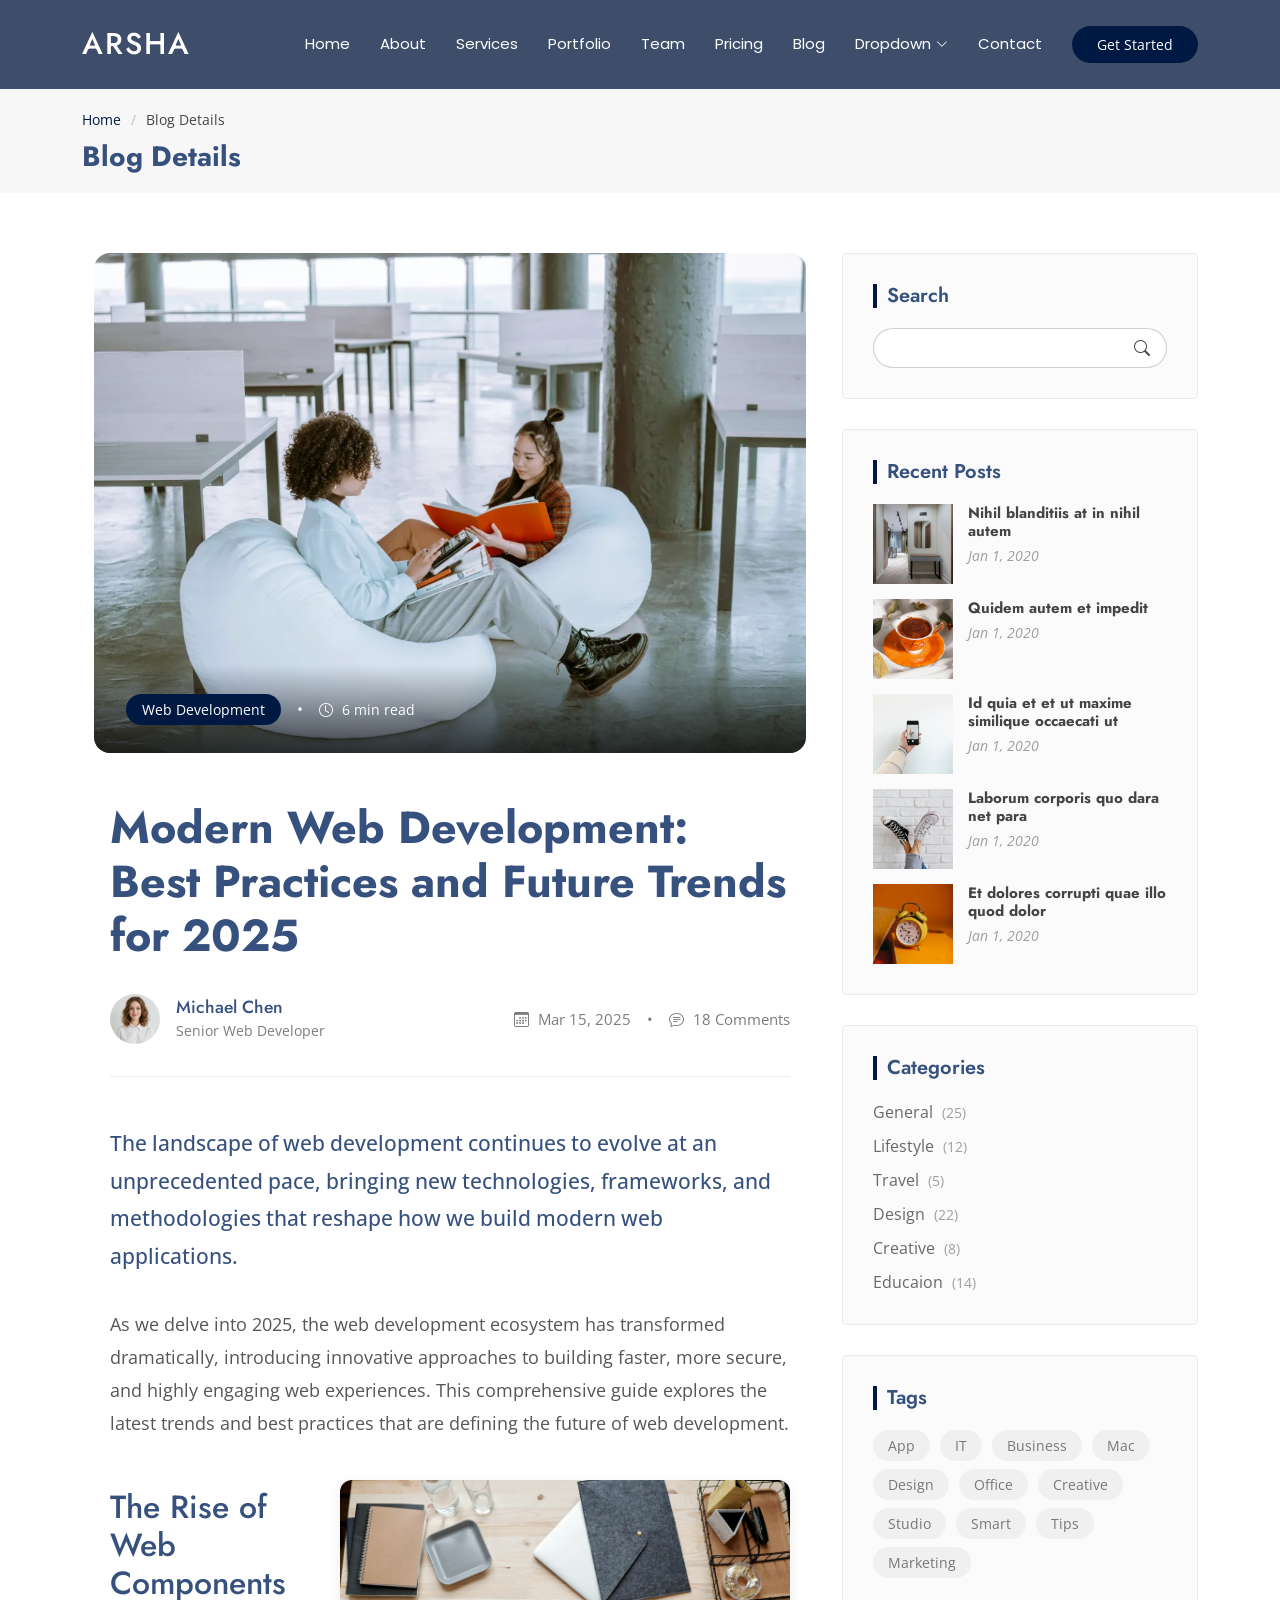
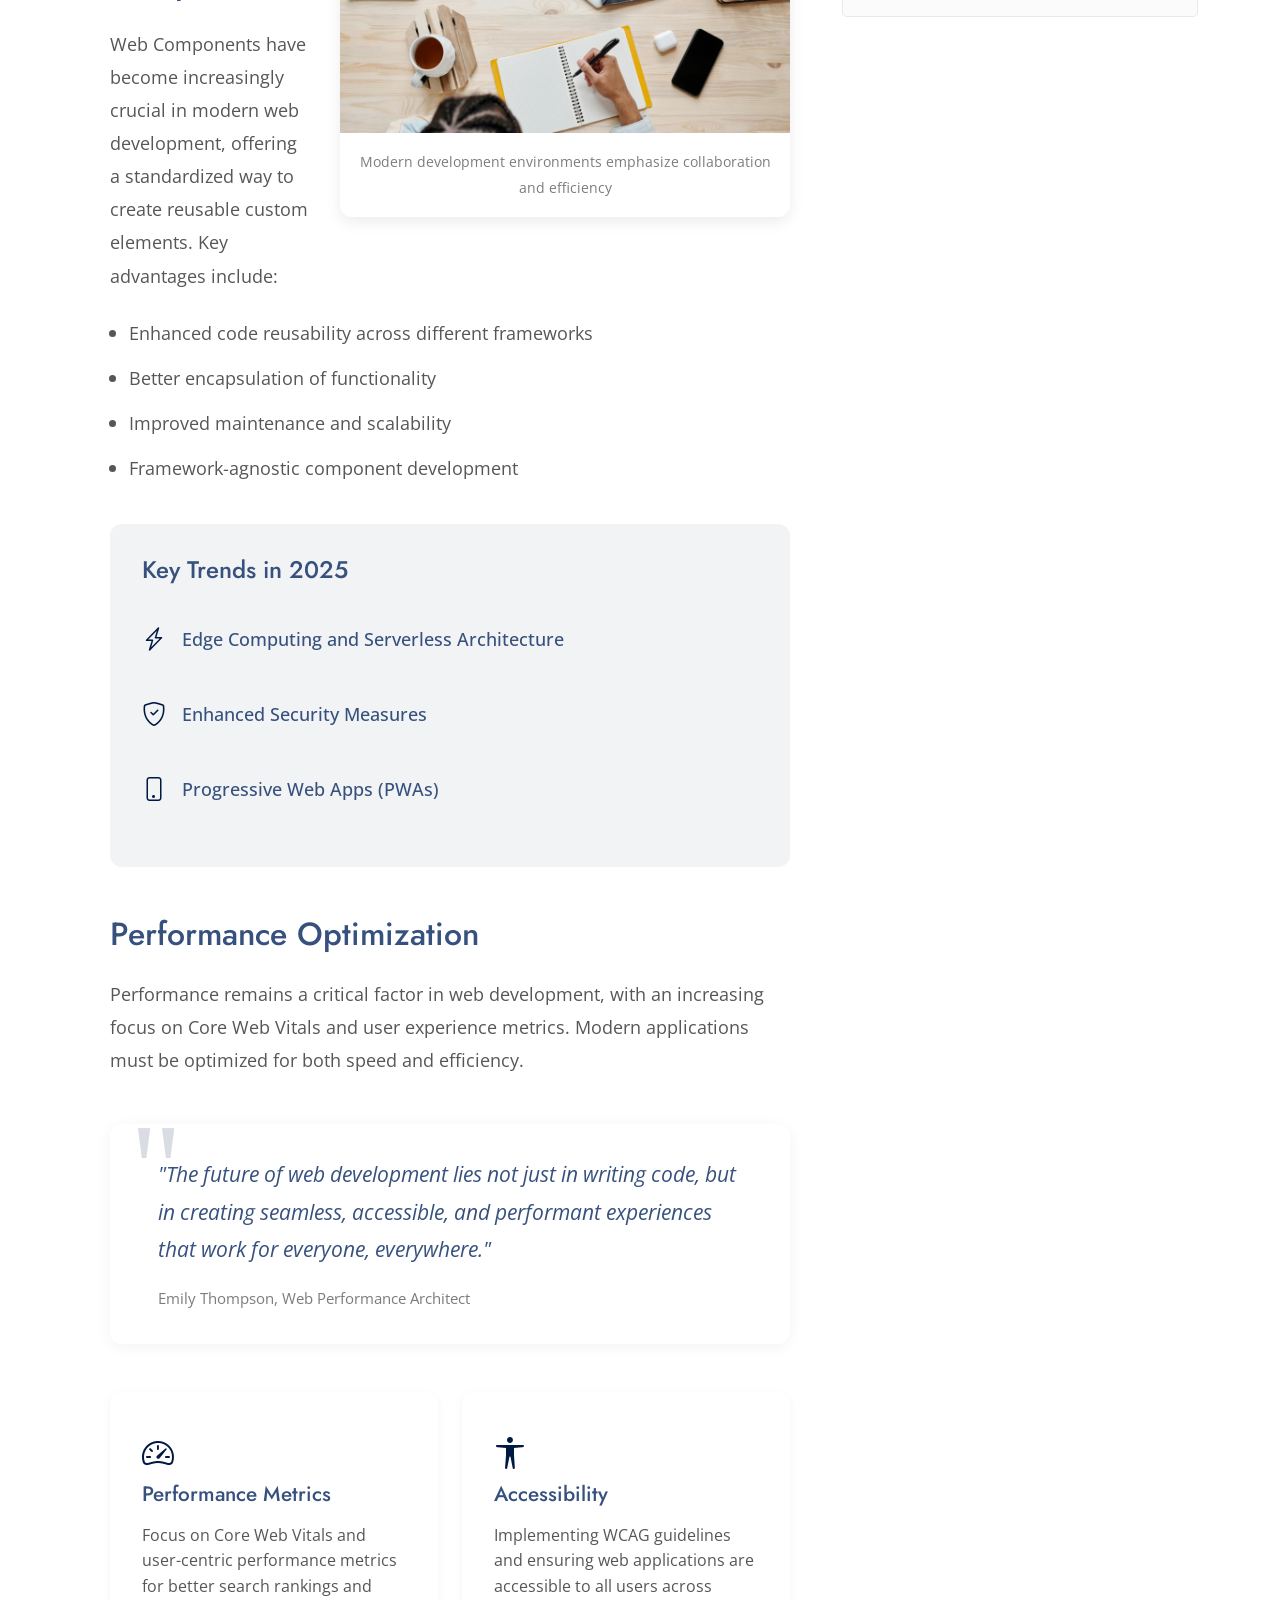
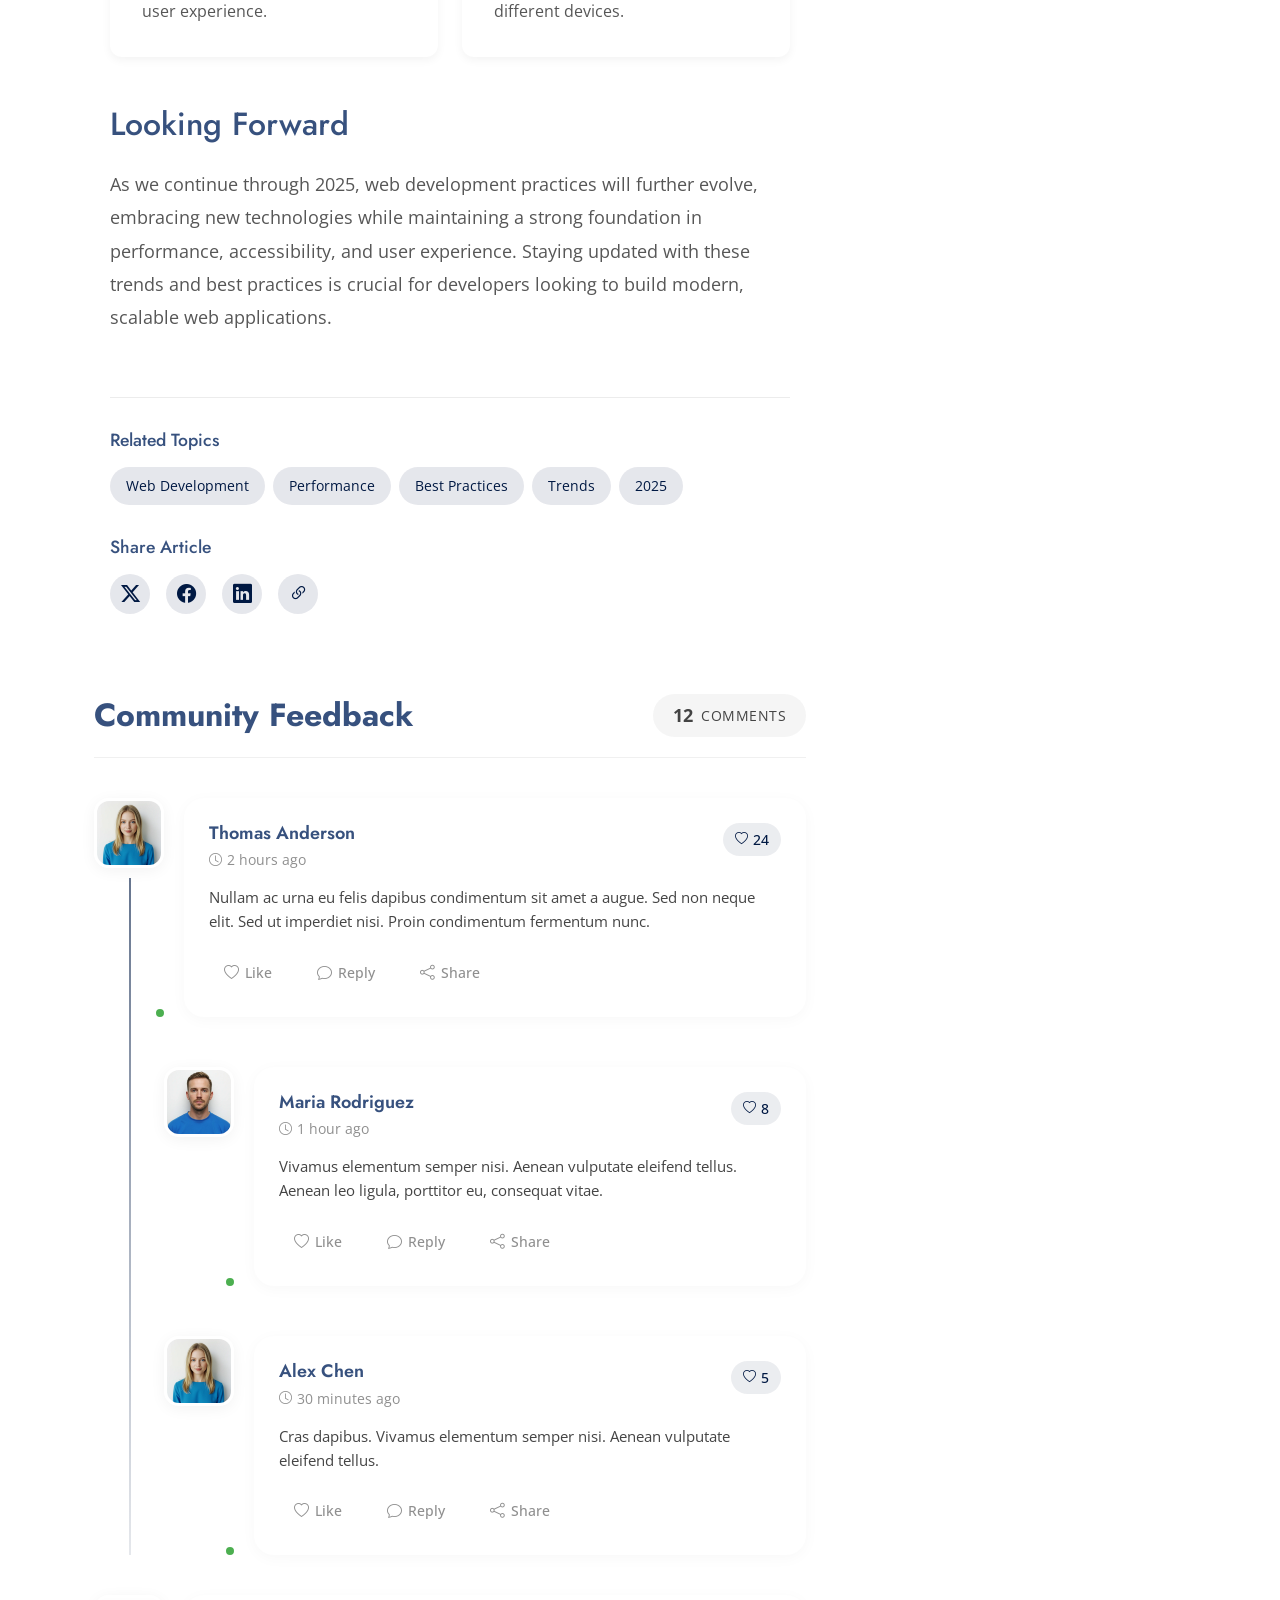
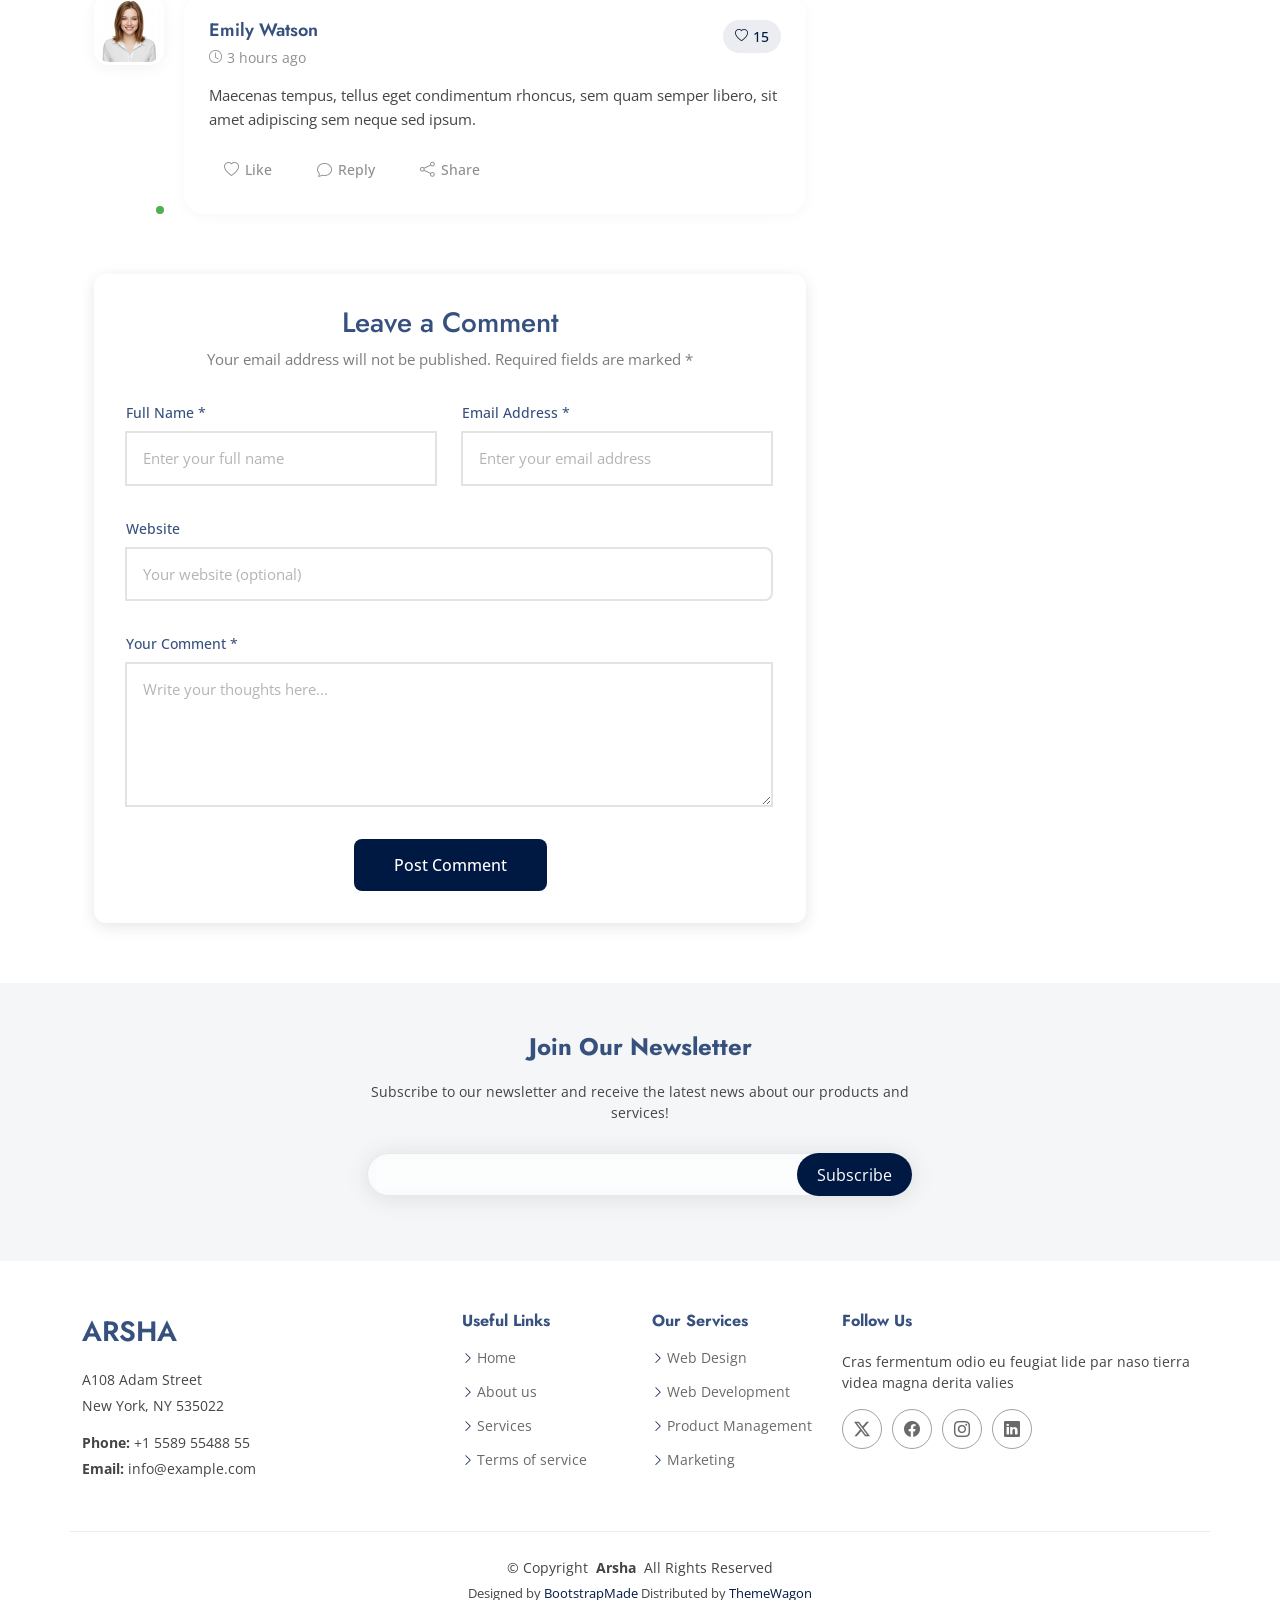
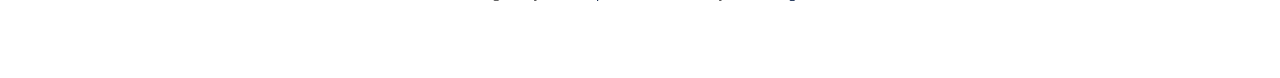
<file: blog-details.html>
<!DOCTYPE html>
<html lang="en">

<head>
  <meta charset="utf-8">
  <meta content="width=device-width, initial-scale=1.0" name="viewport">
  <title>Blog Details - Arsha Bootstrap Template</title>
  <meta name="description" content="">
  <meta name="keywords" content="">

  <!-- Favicons -->
  <link href="assets/img/favicon.png" rel="icon">
  <link href="assets/img/apple-touch-icon.png" rel="apple-touch-icon">

  <!-- Fonts -->
  <link href="https://fonts.googleapis.com" rel="preconnect">
  <link href="https://fonts.gstatic.com" rel="preconnect" crossorigin>
  <link href="https://fonts.googleapis.com/css2?family=Open+Sans:ital,wght@0,300;0,400;0,500;0,600;0,700;0,800;1,300;1,400;1,500;1,600;1,700;1,800&family=Poppins:ital,wght@0,100;0,200;0,300;0,400;0,500;0,600;0,700;0,800;0,900;1,100;1,200;1,300;1,400;1,500;1,600;1,700;1,800;1,900&family=Jost:ital,wght@0,100;0,200;0,300;0,400;0,500;0,600;0,700;0,800;0,900;1,100;1,200;1,300;1,400;1,500;1,600;1,700;1,800;1,900&display=swap" rel="stylesheet">

  <!-- Vendor CSS Files -->
  <link href="assets/vendor/bootstrap/css/bootstrap.min.css" rel="stylesheet">
  <link href="assets/vendor/bootstrap-icons/bootstrap-icons.css" rel="stylesheet">
  <link href="assets/vendor/aos/aos.css" rel="stylesheet">
  <link href="assets/vendor/glightbox/css/glightbox.min.css" rel="stylesheet">
  <link href="assets/vendor/swiper/swiper-bundle.min.css" rel="stylesheet">

  <!-- Main CSS File -->
  <link href="assets/css/main.css" rel="stylesheet">

  <!-- =======================================================
  * Template Name: Arsha
  * Template URL: https://bootstrapmade.com/arsha-free-bootstrap-html-template-corporate/
  * Updated: Feb 22 2025 with Bootstrap v5.3.3
  * Author: BootstrapMade.com
  * License: https://bootstrapmade.com/license/
  ======================================================== -->
</head>

<body class="blog-details-page">

  <header id="header" class="header d-flex align-items-center sticky-top">
    <div class="container-fluid container-xl position-relative d-flex align-items-center">

      <a href="index.html" class="logo d-flex align-items-center me-auto">
        <!-- Uncomment the line below if you also wish to use an image logo -->
        <!-- <img src="assets/img/logo.webp" alt=""> -->
        <h1 class="sitename">Arsha</h1>
      </a>

      <nav id="navmenu" class="navmenu">
        <ul>
          <li><a href="#hero">Home</a></li>
          <li><a href="#about">About</a></li>
          <li><a href="#services">Services</a></li>
          <li><a href="#portfolio">Portfolio</a></li>
          <li><a href="#team">Team</a></li>
          <li><a href="#pricing">Pricing</a></li>
          <li><a href="blog.html">Blog</a></li>
          <li class="dropdown"><a href="#"><span>Dropdown</span> <i class="bi bi-chevron-down toggle-dropdown"></i></a>
            <ul>
              <li><a href="#">Dropdown 1</a></li>
              <li class="dropdown"><a href="#"><span>Deep Dropdown</span> <i class="bi bi-chevron-down toggle-dropdown"></i></a>
                <ul>
                  <li><a href="#">Deep Dropdown 1</a></li>
                  <li><a href="#">Deep Dropdown 2</a></li>
                  <li><a href="#">Deep Dropdown 3</a></li>
                  <li><a href="#">Deep Dropdown 4</a></li>
                  <li><a href="#">Deep Dropdown 5</a></li>
                </ul>
              </li>
              <li><a href="#">Dropdown 2</a></li>
              <li><a href="#">Dropdown 3</a></li>
              <li><a href="#">Dropdown 4</a></li>
            </ul>
          </li>
          <li><a href="#contact">Contact</a></li>
        </ul>
        <i class="mobile-nav-toggle d-xl-none bi bi-list"></i>
      </nav>

      <a class="btn-getstarted" href="#about">Get Started</a>

    </div>
  </header>

  <main class="main">

    <!-- Page Title -->
    <div class="page-title" data-aos="fade">
      <div class="container">
        <nav class="breadcrumbs">
          <ol>
            <li><a href="index.html">Home</a></li>
            <li class="current">Blog Details</li>
          </ol>
        </nav>
        <h1>Blog Details</h1>
      </div>
    </div><!-- End Page Title -->

    <div class="container">
      <div class="row">

        <div class="col-lg-8">

          <!-- Blog Details Section -->
          <section id="blog-details" class="blog-details section">
            <div class="container" data-aos="fade-up">

              <article class="article">

                <div class="hero-img" data-aos="zoom-in">
                  <img src="assets/img/blog/blog-post-3.webp" alt="Featured blog image" class="img-fluid" loading="lazy">
                  <div class="meta-overlay">
                    <div class="meta-categories">
                      <a href="#" class="category">Web Development</a>
                      <span class="divider">•</span>
                      <span class="reading-time"><i class="bi bi-clock"></i> 6 min read</span>
                    </div>
                  </div>
                </div>

                <div class="article-content" data-aos="fade-up" data-aos-delay="100">
                  <div class="content-header">
                    <h1 class="title">Modern Web Development: Best Practices and Future Trends for 2025</h1>

                    <div class="author-info">
                      <div class="author-details">
                        <img src="assets/img/person/person-f-8.webp" alt="Author" class="author-img">
                        <div class="info">
                          <h4>Michael Chen</h4>
                          <span class="role">Senior Web Developer</span>
                        </div>
                      </div>
                      <div class="post-meta">
                        <span class="date"><i class="bi bi-calendar3"></i> Mar 15, 2025</span>
                        <span class="divider">•</span>
                        <span class="comments"><i class="bi bi-chat-text"></i> 18 Comments</span>
                      </div>
                    </div>
                  </div>

                  <div class="content">
                    <p class="lead">
                      The landscape of web development continues to evolve at an unprecedented pace, bringing new technologies, frameworks, and methodologies that reshape how we build modern web applications.
                    </p>

                    <p>
                      As we delve into 2025, the web development ecosystem has transformed dramatically, introducing innovative approaches to building faster, more secure, and highly engaging web experiences. This comprehensive guide explores the latest trends and best practices that are defining the future of web development.
                    </p>

                    <div class="content-image right-aligned">
                      <img src="assets/img/blog/blog-hero-2.webp" class="img-fluid" alt="Modern web development tools" loading="lazy">
                      <figcaption>Modern development environments emphasize collaboration and efficiency</figcaption>
                    </div>

                    <h2>The Rise of Web Components</h2>
                    <p>
                      Web Components have become increasingly crucial in modern web development, offering a standardized way to create reusable custom elements. Key advantages include:
                    </p>
                    <ul>
                      <li>Enhanced code reusability across different frameworks</li>
                      <li>Better encapsulation of functionality</li>
                      <li>Improved maintenance and scalability</li>
                      <li>Framework-agnostic component development</li>
                    </ul>

                    <div class="highlight-box">
                      <h3>Key Trends in 2025</h3>
                      <ul class="trend-list">
                        <li>
                          <i class="bi bi-lightning-charge"></i>
                          <span>Edge Computing and Serverless Architecture</span>
                        </li>
                        <li>
                          <i class="bi bi-shield-check"></i>
                          <span>Enhanced Security Measures</span>
                        </li>
                        <li>
                          <i class="bi bi-phone"></i>
                          <span>Progressive Web Apps (PWAs)</span>
                        </li>
                      </ul>
                    </div>

                    <h2>Performance Optimization</h2>
                    <p>
                      Performance remains a critical factor in web development, with an increasing focus on Core Web Vitals and user experience metrics. Modern applications must be optimized for both speed and efficiency.
                    </p>

                    <blockquote>
                      <p>
                        "The future of web development lies not just in writing code, but in creating seamless, accessible, and performant experiences that work for everyone, everywhere."
                      </p>
                      <cite>Emily Thompson, Web Performance Architect</cite>
                    </blockquote>

                    <div class="content-grid">
                      <div class="row g-4">
                        <div class="col-md-6">
                          <div class="info-card">
                            <i class="bi bi-speedometer2"></i>
                            <h4>Performance Metrics</h4>
                            <p>Focus on Core Web Vitals and user-centric performance metrics for better search rankings and user experience.</p>
                          </div>
                        </div>
                        <div class="col-md-6">
                          <div class="info-card">
                            <i class="bi bi-universal-access"></i>
                            <h4>Accessibility</h4>
                            <p>Implementing WCAG guidelines and ensuring web applications are accessible to all users across different devices.</p>
                          </div>
                        </div>
                      </div>
                    </div>

                    <h2>Looking Forward</h2>
                    <p>
                      As we continue through 2025, web development practices will further evolve, embracing new technologies while maintaining a strong foundation in performance, accessibility, and user experience. Staying updated with these trends and best practices is crucial for developers looking to build modern, scalable web applications.
                    </p>
                  </div>

                  <div class="meta-bottom">
                    <div class="tags-section">
                      <h4>Related Topics</h4>
                      <div class="tags">
                        <a href="#" class="tag">Web Development</a>
                        <a href="#" class="tag">Performance</a>
                        <a href="#" class="tag">Best Practices</a>
                        <a href="#" class="tag">Trends</a>
                        <a href="#" class="tag">2025</a>
                      </div>
                    </div>

                    <div class="share-section">
                      <h4>Share Article</h4>
                      <div class="social-links">
                        <a href="#" class="twitter"><i class="bi bi-twitter-x"></i></a>
                        <a href="#" class="facebook"><i class="bi bi-facebook"></i></a>
                        <a href="#" class="linkedin"><i class="bi bi-linkedin"></i></a>
                        <a href="#" class="copy-link" title="Copy Link"><i class="bi bi-link-45deg"></i></a>
                      </div>
                    </div>
                  </div>
                </div>

              </article>

            </div>
          </section><!-- /Blog Details Section -->

          <!-- Blog Comments Section -->
          <section id="blog-comments" class="blog-comments section">

            <div class="container" data-aos="fade-up" data-aos-delay="100">

              <div class="blog-comments-4">
                <div class="comments-header">
                  <h3 class="title">Community Feedback</h3>
                  <div class="comments-stats">
                    <span class="count">12</span>
                    <span class="label">Comments</span>
                  </div>
                </div>

                <div class="comments-container">
                  <!-- Comment #1 -->
                  <div class="comment-thread">
                    <div class="comment-box">
                      <div class="comment-wrapper">
                        <div class="avatar-wrapper">
                          <img src="assets/img/person/person-f-9.webp" alt="Avatar" loading="lazy">
                          <span class="status-indicator"></span>
                        </div>

                        <div class="comment-content">
                          <div class="comment-header">
                            <div class="user-info">
                              <h4>Thomas Anderson</h4>
                              <span class="time-badge">
                                <i class="bi bi-clock"></i>
                                2 hours ago
                              </span>
                            </div>
                            <div class="engagement">
                              <span class="likes">
                                <i class="bi bi-heart"></i>
                                24
                              </span>
                            </div>
                          </div>

                          <div class="comment-body">
                            <p>Nullam ac urna eu felis dapibus condimentum sit amet a augue. Sed non neque elit. Sed ut imperdiet nisi. Proin condimentum fermentum nunc.</p>
                          </div>

                          <div class="comment-actions">
                            <button class="action-btn like-btn" aria-label="Like comment">
                              <i class="bi bi-heart"></i>
                              <span>Like</span>
                            </button>
                            <button class="action-btn reply-btn" aria-label="Reply to comment">
                              <i class="bi bi-chat"></i>
                              <span>Reply</span>
                            </button>
                            <button class="action-btn share-btn" aria-label="Share comment">
                              <i class="bi bi-share"></i>
                              <span>Share</span>
                            </button>
                          </div>
                        </div>
                      </div>
                    </div>

                    <!-- Replies Container -->
                    <div class="replies-container">
                      <!-- Reply #1 -->
                      <div class="comment-box reply">
                        <div class="comment-wrapper">
                          <div class="avatar-wrapper">
                            <img src="assets/img/person/person-m-9.webp" alt="Avatar" loading="lazy">
                            <span class="status-indicator"></span>
                          </div>

                          <div class="comment-content">
                            <div class="comment-header">
                              <div class="user-info">
                                <h4>Maria Rodriguez</h4>
                                <span class="time-badge">
                                  <i class="bi bi-clock"></i>
                                  1 hour ago
                                </span>
                              </div>
                              <div class="engagement">
                                <span class="likes">
                                  <i class="bi bi-heart"></i>
                                  8
                                </span>
                              </div>
                            </div>

                            <div class="comment-body">
                              <p>Vivamus elementum semper nisi. Aenean vulputate eleifend tellus. Aenean leo ligula, porttitor eu, consequat vitae.</p>
                            </div>

                            <div class="comment-actions">
                              <button class="action-btn like-btn" aria-label="Like comment">
                                <i class="bi bi-heart"></i>
                                <span>Like</span>
                              </button>
                              <button class="action-btn reply-btn" aria-label="Reply to comment">
                                <i class="bi bi-chat"></i>
                                <span>Reply</span>
                              </button>
                              <button class="action-btn share-btn" aria-label="Share comment">
                                <i class="bi bi-share"></i>
                                <span>Share</span>
                              </button>
                            </div>
                          </div>
                        </div>
                      </div>

                      <!-- Reply #2 -->
                      <div class="comment-box reply">
                        <div class="comment-wrapper">
                          <div class="avatar-wrapper">
                            <img src="assets/img/person/person-f-9.webp" alt="Avatar" loading="lazy">
                            <span class="status-indicator"></span>
                          </div>

                          <div class="comment-content">
                            <div class="comment-header">
                              <div class="user-info">
                                <h4>Alex Chen</h4>
                                <span class="time-badge">
                                  <i class="bi bi-clock"></i>
                                  30 minutes ago
                                </span>
                              </div>
                              <div class="engagement">
                                <span class="likes">
                                  <i class="bi bi-heart"></i>
                                  5
                                </span>
                              </div>
                            </div>

                            <div class="comment-body">
                              <p>Cras dapibus. Vivamus elementum semper nisi. Aenean vulputate eleifend tellus.</p>
                            </div>

                            <div class="comment-actions">
                              <button class="action-btn like-btn" aria-label="Like comment">
                                <i class="bi bi-heart"></i>
                                <span>Like</span>
                              </button>
                              <button class="action-btn reply-btn" aria-label="Reply to comment">
                                <i class="bi bi-chat"></i>
                                <span>Reply</span>
                              </button>
                              <button class="action-btn share-btn" aria-label="Share comment">
                                <i class="bi bi-share"></i>
                                <span>Share</span>
                              </button>
                            </div>
                          </div>
                        </div>
                      </div>
                    </div>
                  </div>

                  <!-- Comment #2 -->
                  <div class="comment-thread">
                    <div class="comment-box">
                      <div class="comment-wrapper">
                        <div class="avatar-wrapper">
                          <img src="assets/img/person/person-f-7.webp" alt="Avatar" loading="lazy">
                          <span class="status-indicator"></span>
                        </div>

                        <div class="comment-content">
                          <div class="comment-header">
                            <div class="user-info">
                              <h4>Emily Watson</h4>
                              <span class="time-badge">
                                <i class="bi bi-clock"></i>
                                3 hours ago
                              </span>
                            </div>
                            <div class="engagement">
                              <span class="likes">
                                <i class="bi bi-heart"></i>
                                15
                              </span>
                            </div>
                          </div>

                          <div class="comment-body">
                            <p>Maecenas tempus, tellus eget condimentum rhoncus, sem quam semper libero, sit amet adipiscing sem neque sed ipsum.</p>
                          </div>

                          <div class="comment-actions">
                            <button class="action-btn like-btn" aria-label="Like comment">
                              <i class="bi bi-heart"></i>
                              <span>Like</span>
                            </button>
                            <button class="action-btn reply-btn" aria-label="Reply to comment">
                              <i class="bi bi-chat"></i>
                              <span>Reply</span>
                            </button>
                            <button class="action-btn share-btn" aria-label="Share comment">
                              <i class="bi bi-share"></i>
                              <span>Share</span>
                            </button>
                          </div>
                        </div>
                      </div>
                    </div>
                  </div>
                </div>
              </div>

            </div>

          </section><!-- /Blog Comments Section -->

          <!-- Blog Comment Form Section -->
          <section id="blog-comment-form" class="blog-comment-form section">

            <div class="container" data-aos="fade-up" data-aos-delay="100">

              <form method="post" role="form">

                <div class="form-header">
                  <h3>Leave a Comment</h3>
                  <p>Your email address will not be published. Required fields are marked *</p>
                </div>

                <div class="row gy-3">
                  <div class="col-md-6">
                    <div class="input-group">
                      <label for="name">Full Name *</label>
                      <input type="text" name="name" id="name" placeholder="Enter your full name" required="">
                      <span class="error-text">Please enter your name</span>
                    </div>
                  </div>

                  <div class="col-md-6">
                    <div class="input-group">
                      <label for="email">Email Address *</label>
                      <input type="email" name="email" id="email" placeholder="Enter your email address" required="">
                      <span class="error-text">Please enter a valid email address</span>
                    </div>
                  </div>

                  <div class="col-12">
                    <div class="input-group">
                      <label for="website">Website</label>
                      <input type="url" name="website" id="website" placeholder="Your website (optional)">
                    </div>
                  </div>

                  <div class="col-12">
                    <div class="input-group">
                      <label for="comment">Your Comment *</label>
                      <textarea name="comment" id="comment" rows="5" placeholder="Write your thoughts here..." required=""></textarea>
                      <span class="error-text">Please enter your comment</span>
                    </div>
                  </div>

                  <div class="col-12 text-center">
                    <button type="submit">Post Comment</button>
                  </div>
                </div>

              </form>

            </div>

          </section><!-- /Blog Comment Form Section -->

        </div>

        <div class="col-lg-4 sidebar">

          <div class="widgets-container" data-aos="fade-up" data-aos-delay="200">

            <!-- Search Widget -->
            <div class="search-widget widget-item">

              <h3 class="widget-title">Search</h3>
              <form action="">
                <input type="text">
                <button type="submit" title="Search"><i class="bi bi-search"></i></button>
              </form>

            </div><!--/Search Widget -->

            <!-- Recent Posts Widget -->
            <div class="recent-posts-widget widget-item">

              <h3 class="widget-title">Recent Posts</h3>

              <div class="post-item">
                <img src="assets/img/blog/blog-post-square-1.webp" alt="" class="flex-shrink-0">
                <div>
                  <h4><a href="blog-details.html">Nihil blanditiis at in nihil autem</a></h4>
                  <time datetime="2020-01-01">Jan 1, 2020</time>
                </div>
              </div><!-- End recent post item-->

              <div class="post-item">
                <img src="assets/img/blog/blog-post-square-2.webp" alt="" class="flex-shrink-0">
                <div>
                  <h4><a href="blog-details.html">Quidem autem et impedit</a></h4>
                  <time datetime="2020-01-01">Jan 1, 2020</time>
                </div>
              </div><!-- End recent post item-->

              <div class="post-item">
                <img src="assets/img/blog/blog-post-square-3.webp" alt="" class="flex-shrink-0">
                <div>
                  <h4><a href="blog-details.html">Id quia et et ut maxime similique occaecati ut</a></h4>
                  <time datetime="2020-01-01">Jan 1, 2020</time>
                </div>
              </div><!-- End recent post item-->

              <div class="post-item">
                <img src="assets/img/blog/blog-post-square-4.webp" alt="" class="flex-shrink-0">
                <div>
                  <h4><a href="blog-details.html">Laborum corporis quo dara net para</a></h4>
                  <time datetime="2020-01-01">Jan 1, 2020</time>
                </div>
              </div><!-- End recent post item-->

              <div class="post-item">
                <img src="assets/img/blog/blog-post-square-5.webp" alt="" class="flex-shrink-0">
                <div>
                  <h4><a href="blog-details.html">Et dolores corrupti quae illo quod dolor</a></h4>
                  <time datetime="2020-01-01">Jan 1, 2020</time>
                </div>
              </div><!-- End recent post item-->

            </div><!--/Recent Posts Widget -->

            <!-- Categories Widget -->
            <div class="categories-widget widget-item">

              <h3 class="widget-title">Categories</h3>
              <ul class="mt-3">
                <li><a href="#">General <span>(25)</span></a></li>
                <li><a href="#">Lifestyle <span>(12)</span></a></li>
                <li><a href="#">Travel <span>(5)</span></a></li>
                <li><a href="#">Design <span>(22)</span></a></li>
                <li><a href="#">Creative <span>(8)</span></a></li>
                <li><a href="#">Educaion <span>(14)</span></a></li>
              </ul>

            </div><!--/Categories Widget -->

            <!-- Tags Widget -->
            <div class="tags-widget widget-item">

              <h3 class="widget-title">Tags</h3>
              <ul>
                <li><a href="#">App</a></li>
                <li><a href="#">IT</a></li>
                <li><a href="#">Business</a></li>
                <li><a href="#">Mac</a></li>
                <li><a href="#">Design</a></li>
                <li><a href="#">Office</a></li>
                <li><a href="#">Creative</a></li>
                <li><a href="#">Studio</a></li>
                <li><a href="#">Smart</a></li>
                <li><a href="#">Tips</a></li>
                <li><a href="#">Marketing</a></li>
              </ul>

            </div><!--/Tags Widget -->

          </div>

        </div>

      </div>
    </div>

  </main>

  <footer id="footer" class="footer">

    <div class="footer-newsletter">
      <div class="container">
        <div class="row justify-content-center text-center">
          <div class="col-lg-6">
            <h4>Join Our Newsletter</h4>
            <p>Subscribe to our newsletter and receive the latest news about our products and services!</p>
            <form action="forms/newsletter.php" method="post" class="php-email-form">
              <div class="newsletter-form"><input type="email" name="email"><input type="submit" value="Subscribe"></div>
              <div class="loading">Loading</div>
              <div class="error-message"></div>
              <div class="sent-message">Your subscription request has been sent. Thank you!</div>
            </form>
          </div>
        </div>
      </div>
    </div>

    <div class="container footer-top">
      <div class="row gy-4">
        <div class="col-lg-4 col-md-6 footer-about">
          <a href="index.html" class="d-flex align-items-center">
            <span class="sitename">Arsha</span>
          </a>
          <div class="footer-contact pt-3">
            <p>A108 Adam Street</p>
            <p>New York, NY 535022</p>
            <p class="mt-3"><strong>Phone:</strong> <span>+1 5589 55488 55</span></p>
            <p><strong>Email:</strong> <span>info@example.com</span></p>
          </div>
        </div>

        <div class="col-lg-2 col-md-3 footer-links">
          <h4>Useful Links</h4>
          <ul>
            <li><i class="bi bi-chevron-right"></i> <a href="#">Home</a></li>
            <li><i class="bi bi-chevron-right"></i> <a href="#">About us</a></li>
            <li><i class="bi bi-chevron-right"></i> <a href="#">Services</a></li>
            <li><i class="bi bi-chevron-right"></i> <a href="#">Terms of service</a></li>
          </ul>
        </div>

        <div class="col-lg-2 col-md-3 footer-links">
          <h4>Our Services</h4>
          <ul>
            <li><i class="bi bi-chevron-right"></i> <a href="#">Web Design</a></li>
            <li><i class="bi bi-chevron-right"></i> <a href="#">Web Development</a></li>
            <li><i class="bi bi-chevron-right"></i> <a href="#">Product Management</a></li>
            <li><i class="bi bi-chevron-right"></i> <a href="#">Marketing</a></li>
          </ul>
        </div>

        <div class="col-lg-4 col-md-12">
          <h4>Follow Us</h4>
          <p>Cras fermentum odio eu feugiat lide par naso tierra videa magna derita valies</p>
          <div class="social-links d-flex">
            <a href=""><i class="bi bi-twitter-x"></i></a>
            <a href=""><i class="bi bi-facebook"></i></a>
            <a href=""><i class="bi bi-instagram"></i></a>
            <a href=""><i class="bi bi-linkedin"></i></a>
          </div>
        </div>

      </div>
    </div>

    <div class="container copyright text-center mt-4">
      <p>© <span>Copyright</span> <strong class="px-1 sitename">Arsha</strong> <span>All Rights Reserved</span></p>
      <div class="credits">
        <!-- All the links in the footer should remain intact. -->
        <!-- You can delete the links only if you've purchased the pro version. -->
        <!-- Licensing information: https://bootstrapmade.com/license/ -->
        <!-- Purchase the pro version with working PHP/AJAX contact form: [buy-url] -->
        Designed by <a href="https://bootstrapmade.com/">BootstrapMade</a> Distributed by <a href="https://themewagon.com" target="_blank">ThemeWagon</a>
      </div>
    </div>

  </footer>

  <!-- Scroll Top -->
  <a href="#" id="scroll-top" class="scroll-top d-flex align-items-center justify-content-center"><i class="bi bi-arrow-up-short"></i></a>

  <!-- Preloader -->
  <div id="preloader"></div>

  <!-- Vendor JS Files -->
  <script src="assets/vendor/bootstrap/js/bootstrap.bundle.min.js"></script>
  <script src="assets/vendor/php-email-form/validate.js"></script>
  <script src="assets/vendor/aos/aos.js"></script>
  <script src="assets/vendor/glightbox/js/glightbox.min.js"></script>
  <script src="assets/vendor/swiper/swiper-bundle.min.js"></script>
  <script src="assets/vendor/waypoints/noframework.waypoints.js"></script>
  <script src="assets/vendor/imagesloaded/imagesloaded.pkgd.min.js"></script>
  <script src="assets/vendor/isotope-layout/isotope.pkgd.min.js"></script>

  <!-- Main JS File -->
  <script src="assets/js/main.js"></script>

</body>

</html>
</file>
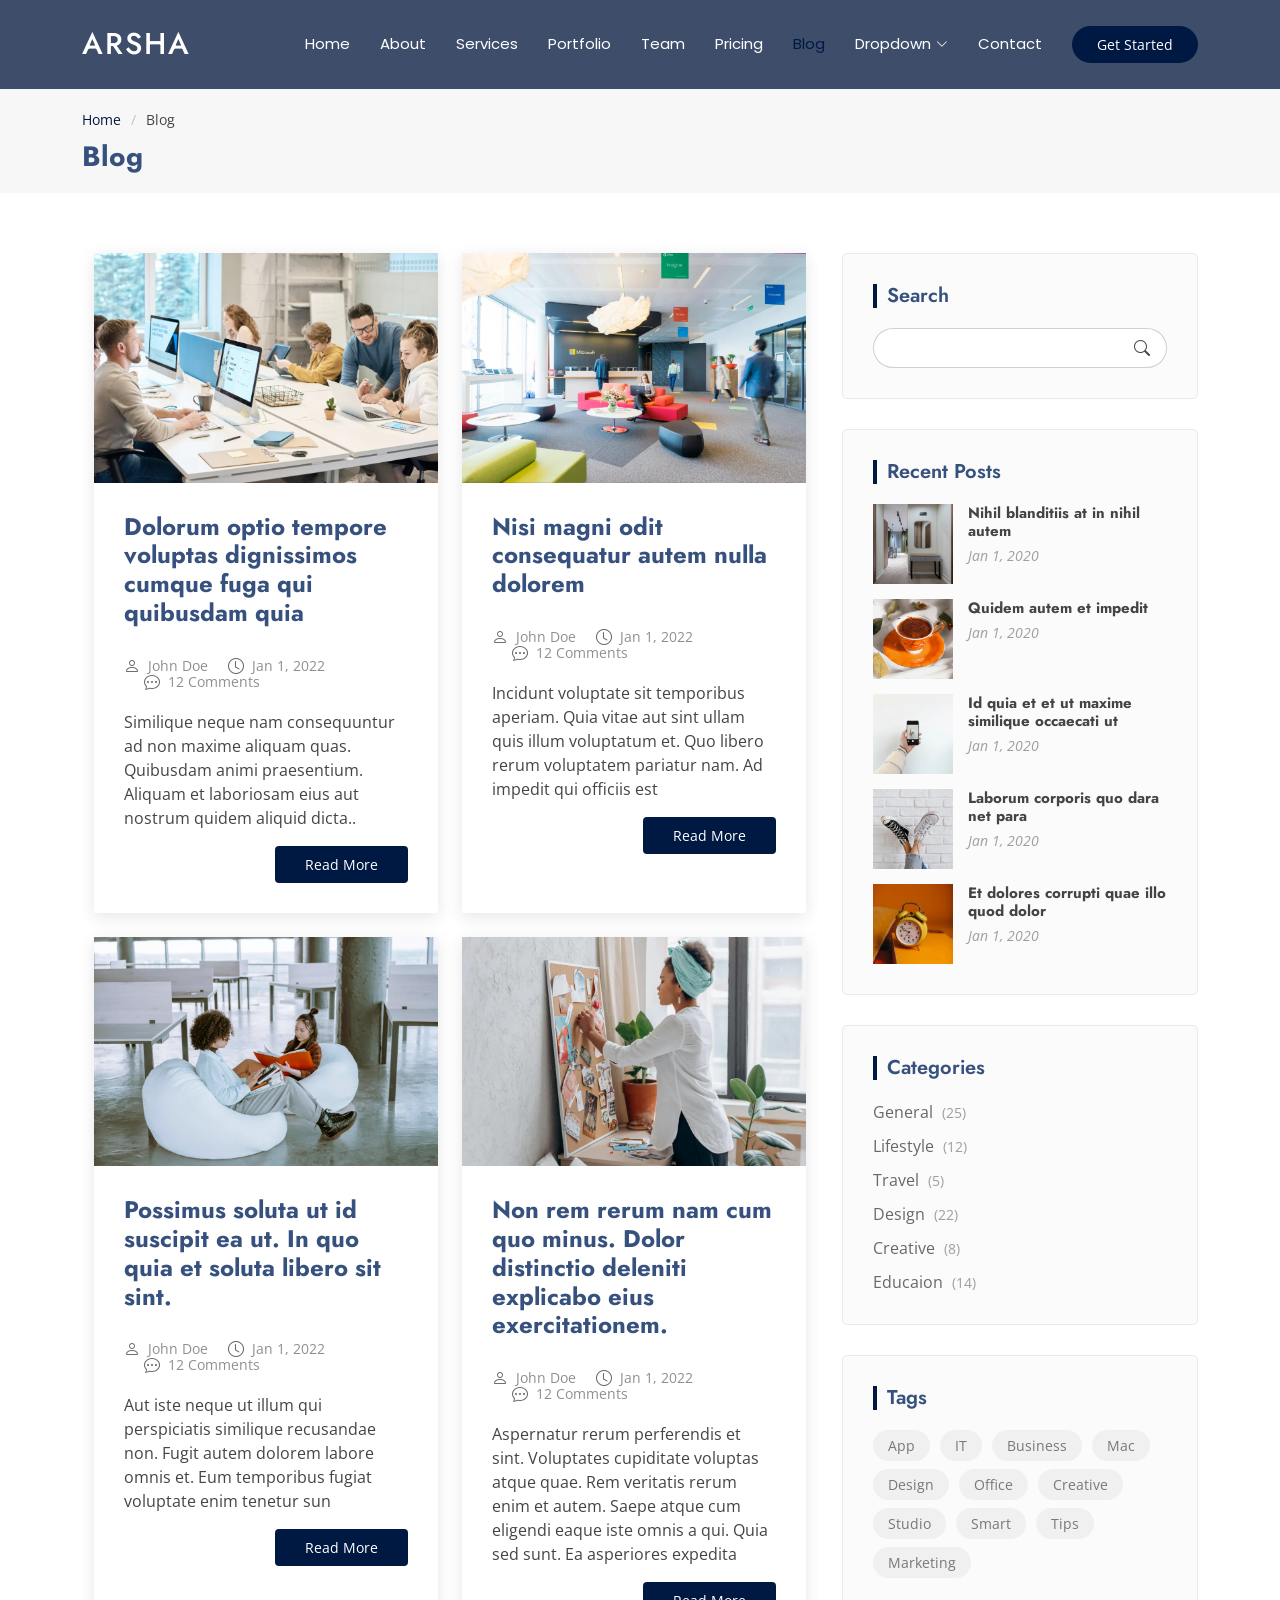
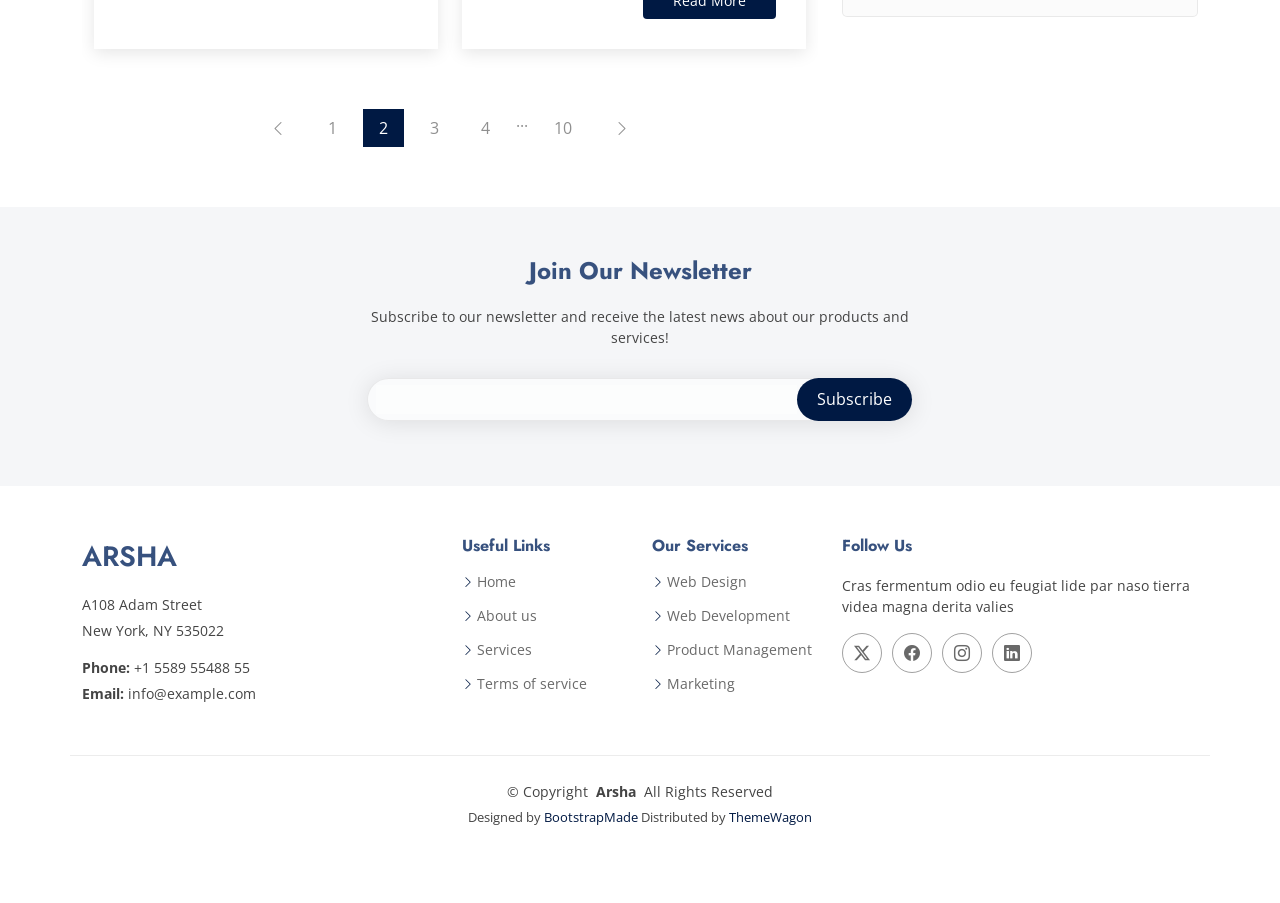
<file: blog.html>
<!DOCTYPE html>
<html lang="en">

<head>
  <meta charset="utf-8">
  <meta content="width=device-width, initial-scale=1.0" name="viewport">
  <title>Blog - Arsha Bootstrap Template</title>
  <meta name="description" content="">
  <meta name="keywords" content="">

  <!-- Favicons -->
  <link href="assets/img/favicon.png" rel="icon">
  <link href="assets/img/apple-touch-icon.png" rel="apple-touch-icon">

  <!-- Fonts -->
  <link href="https://fonts.googleapis.com" rel="preconnect">
  <link href="https://fonts.gstatic.com" rel="preconnect" crossorigin>
  <link href="https://fonts.googleapis.com/css2?family=Open+Sans:ital,wght@0,300;0,400;0,500;0,600;0,700;0,800;1,300;1,400;1,500;1,600;1,700;1,800&family=Poppins:ital,wght@0,100;0,200;0,300;0,400;0,500;0,600;0,700;0,800;0,900;1,100;1,200;1,300;1,400;1,500;1,600;1,700;1,800;1,900&family=Jost:ital,wght@0,100;0,200;0,300;0,400;0,500;0,600;0,700;0,800;0,900;1,100;1,200;1,300;1,400;1,500;1,600;1,700;1,800;1,900&display=swap" rel="stylesheet">

  <!-- Vendor CSS Files -->
  <link href="assets/vendor/bootstrap/css/bootstrap.min.css" rel="stylesheet">
  <link href="assets/vendor/bootstrap-icons/bootstrap-icons.css" rel="stylesheet">
  <link href="assets/vendor/aos/aos.css" rel="stylesheet">
  <link href="assets/vendor/glightbox/css/glightbox.min.css" rel="stylesheet">
  <link href="assets/vendor/swiper/swiper-bundle.min.css" rel="stylesheet">

  <!-- Main CSS File -->
  <link href="assets/css/main.css" rel="stylesheet">

  <!-- =======================================================
  * Template Name: Arsha
  * Template URL: https://bootstrapmade.com/arsha-free-bootstrap-html-template-corporate/
  * Updated: Feb 22 2025 with Bootstrap v5.3.3
  * Author: BootstrapMade.com
  * License: https://bootstrapmade.com/license/
  ======================================================== -->
</head>

<body class="blog-page">

  <header id="header" class="header d-flex align-items-center sticky-top">
    <div class="container-fluid container-xl position-relative d-flex align-items-center">

      <a href="index.html" class="logo d-flex align-items-center me-auto">
        <!-- Uncomment the line below if you also wish to use an image logo -->
        <!-- <img src="assets/img/logo.webp" alt=""> -->
        <h1 class="sitename">Arsha</h1>
      </a>

      <nav id="navmenu" class="navmenu">
        <ul>
          <li><a href="#hero">Home</a></li>
          <li><a href="#about">About</a></li>
          <li><a href="#services">Services</a></li>
          <li><a href="#portfolio">Portfolio</a></li>
          <li><a href="#team">Team</a></li>
          <li><a href="#pricing">Pricing</a></li>
          <li><a href="blog.html" class="active">Blog</a></li>
          <li class="dropdown"><a href="#"><span>Dropdown</span> <i class="bi bi-chevron-down toggle-dropdown"></i></a>
            <ul>
              <li><a href="#">Dropdown 1</a></li>
              <li class="dropdown"><a href="#"><span>Deep Dropdown</span> <i class="bi bi-chevron-down toggle-dropdown"></i></a>
                <ul>
                  <li><a href="#">Deep Dropdown 1</a></li>
                  <li><a href="#">Deep Dropdown 2</a></li>
                  <li><a href="#">Deep Dropdown 3</a></li>
                  <li><a href="#">Deep Dropdown 4</a></li>
                  <li><a href="#">Deep Dropdown 5</a></li>
                </ul>
              </li>
              <li><a href="#">Dropdown 2</a></li>
              <li><a href="#">Dropdown 3</a></li>
              <li><a href="#">Dropdown 4</a></li>
            </ul>
          </li>
          <li><a href="#contact">Contact</a></li>
        </ul>
        <i class="mobile-nav-toggle d-xl-none bi bi-list"></i>
      </nav>

      <a class="btn-getstarted" href="#about">Get Started</a>

    </div>
  </header>

  <main class="main">

    <!-- Page Title -->
    <div class="page-title" data-aos="fade">
      <div class="container">
        <nav class="breadcrumbs">
          <ol>
            <li><a href="index.html">Home</a></li>
            <li class="current">Blog</li>
          </ol>
        </nav>
        <h1>Blog</h1>
      </div>
    </div><!-- End Page Title -->

    <div class="container">
      <div class="row">

        <div class="col-lg-8">

          <!-- Blog Posts Section -->
          <section id="blog-posts" class="blog-posts section">

            <div class="container" data-aos="fade-up" data-aos-delay="100">

              <div class="row gy-4">

                <div class="col-lg-6">
                  <article>

                    <div class="post-img">
                      <img src="assets/img/blog/blog-post-1.webp" alt="" class="img-fluid">
                    </div>

                    <h2 class="title">
                      <a href="blog-details.html">Dolorum optio tempore voluptas dignissimos cumque fuga qui quibusdam quia</a>
                    </h2>

                    <div class="meta-top">
                      <ul>
                        <li class="d-flex align-items-center"><i class="bi bi-person"></i> <a href="blog-details.html">John Doe</a></li>
                        <li class="d-flex align-items-center"><i class="bi bi-clock"></i> <a href="blog-details.html"><time datetime="2022-01-01">Jan 1, 2022</time></a></li>
                        <li class="d-flex align-items-center"><i class="bi bi-chat-dots"></i> <a href="blog-details.html">12 Comments</a></li>
                      </ul>
                    </div>

                    <div class="content">
                      <p>
                        Similique neque nam consequuntur ad non maxime aliquam quas. Quibusdam animi praesentium. Aliquam et laboriosam eius aut nostrum quidem aliquid dicta..
                      </p>

                      <div class="read-more">
                        <a href="blog-details.html">Read More</a>
                      </div>
                    </div>

                  </article>
                </div><!-- End post list item -->

                <div class="col-lg-6">

                  <article>

                    <div class="post-img">
                      <img src="assets/img/blog/blog-post-2.webp" alt="" class="img-fluid">
                    </div>

                    <h2 class="title">
                      <a href="blog-details.html">Nisi magni odit consequatur autem nulla dolorem</a>
                    </h2>

                    <div class="meta-top">
                      <ul>
                        <li class="d-flex align-items-center"><i class="bi bi-person"></i> <a href="blog-details.html">John Doe</a></li>
                        <li class="d-flex align-items-center"><i class="bi bi-clock"></i> <a href="blog-details.html"><time datetime="2022-01-01">Jan 1, 2022</time></a></li>
                        <li class="d-flex align-items-center"><i class="bi bi-chat-dots"></i> <a href="blog-details.html">12 Comments</a></li>
                      </ul>
                    </div>

                    <div class="content">
                      <p>
                        Incidunt voluptate sit temporibus aperiam. Quia vitae aut sint ullam quis illum voluptatum et. Quo libero rerum voluptatem pariatur nam.
                        Ad impedit qui officiis est</p>
                      <div class="read-more">
                        <a href="blog-details.html">Read More</a>
                      </div>
                    </div>

                  </article>

                </div><!-- End post list item -->

                <div class="col-lg-6">

                  <article>

                    <div class="post-img">
                      <img src="assets/img/blog/blog-post-3.webp" alt="" class="img-fluid">
                    </div>

                    <h2 class="title">
                      <a href="blog-details.html">Possimus soluta ut id suscipit ea ut. In quo quia et soluta libero sit sint.</a>
                    </h2>

                    <div class="meta-top">
                      <ul>
                        <li class="d-flex align-items-center"><i class="bi bi-person"></i> <a href="blog-details.html">John Doe</a></li>
                        <li class="d-flex align-items-center"><i class="bi bi-clock"></i> <a href="blog-details.html"><time datetime="2022-01-01">Jan 1, 2022</time></a></li>
                        <li class="d-flex align-items-center"><i class="bi bi-chat-dots"></i> <a href="blog-details.html">12 Comments</a></li>
                      </ul>
                    </div>

                    <div class="content">
                      <p>
                        Aut iste neque ut illum qui perspiciatis similique recusandae non. Fugit autem dolorem labore omnis et. Eum temporibus fugiat voluptate enim tenetur sun</p>
                      <div class="read-more">
                        <a href="blog-details.html">Read More</a>
                      </div>
                    </div>

                  </article>

                </div><!-- End post list item -->

                <div class="col-lg-6">

                  <article>

                    <div class="post-img">
                      <img src="assets/img/blog/blog-post-4.webp" alt="" class="img-fluid">
                    </div>

                    <h2 class="title">
                      <a href="blog-details.html">Non rem rerum nam cum quo minus. Dolor distinctio deleniti explicabo eius exercitationem.</a>
                    </h2>

                    <div class="meta-top">
                      <ul>
                        <li class="d-flex align-items-center"><i class="bi bi-person"></i> <a href="blog-details.html">John Doe</a></li>
                        <li class="d-flex align-items-center"><i class="bi bi-clock"></i> <a href="blog-details.html"><time datetime="2022-01-01">Jan 1, 2022</time></a></li>
                        <li class="d-flex align-items-center"><i class="bi bi-chat-dots"></i> <a href="blog-details.html">12 Comments</a></li>
                      </ul>
                    </div>

                    <div class="content">
                      <p>
                        Aspernatur rerum perferendis et sint. Voluptates cupiditate voluptas atque quae. Rem veritatis rerum enim et autem. Saepe atque cum eligendi eaque iste omnis a qui.
                        Quia sed sunt. Ea asperiores expedita <br></p>
                      <div class="read-more">
                        <a href="blog-details.html">Read More</a>
                      </div>
                    </div>

                  </article>

                </div><!-- End post list item -->

              </div><!-- End blog posts list -->

            </div>

          </section><!-- /Blog Posts Section -->

          <!-- Pagination 2 Section -->
          <section id="pagination-2" class="pagination-2 section">

            <div class="container">
              <div class="d-flex justify-content-center">
                <ul>
                  <li><a href="#"><i class="bi bi-chevron-left"></i></a></li>
                  <li><a href="#">1</a></li>
                  <li><a href="#" class="active">2</a></li>
                  <li><a href="#">3</a></li>
                  <li><a href="#">4</a></li>
                  <li>...</li>
                  <li><a href="#">10</a></li>
                  <li><a href="#"><i class="bi bi-chevron-right"></i></a></li>
                </ul>
              </div>
            </div>

          </section><!-- /Pagination 2 Section -->

        </div>

        <div class="col-lg-4 sidebar">

          <div class="widgets-container" data-aos="fade-up" data-aos-delay="200">

            <!-- Search Widget -->
            <div class="search-widget widget-item">

              <h3 class="widget-title">Search</h3>
              <form action="">
                <input type="text">
                <button type="submit" title="Search"><i class="bi bi-search"></i></button>
              </form>

            </div><!--/Search Widget -->

            <!-- Recent Posts Widget -->
            <div class="recent-posts-widget widget-item">

              <h3 class="widget-title">Recent Posts</h3>

              <div class="post-item">
                <img src="assets/img/blog/blog-post-square-1.webp" alt="" class="flex-shrink-0">
                <div>
                  <h4><a href="blog-details.html">Nihil blanditiis at in nihil autem</a></h4>
                  <time datetime="2020-01-01">Jan 1, 2020</time>
                </div>
              </div><!-- End recent post item-->

              <div class="post-item">
                <img src="assets/img/blog/blog-post-square-2.webp" alt="" class="flex-shrink-0">
                <div>
                  <h4><a href="blog-details.html">Quidem autem et impedit</a></h4>
                  <time datetime="2020-01-01">Jan 1, 2020</time>
                </div>
              </div><!-- End recent post item-->

              <div class="post-item">
                <img src="assets/img/blog/blog-post-square-3.webp" alt="" class="flex-shrink-0">
                <div>
                  <h4><a href="blog-details.html">Id quia et et ut maxime similique occaecati ut</a></h4>
                  <time datetime="2020-01-01">Jan 1, 2020</time>
                </div>
              </div><!-- End recent post item-->

              <div class="post-item">
                <img src="assets/img/blog/blog-post-square-4.webp" alt="" class="flex-shrink-0">
                <div>
                  <h4><a href="blog-details.html">Laborum corporis quo dara net para</a></h4>
                  <time datetime="2020-01-01">Jan 1, 2020</time>
                </div>
              </div><!-- End recent post item-->

              <div class="post-item">
                <img src="assets/img/blog/blog-post-square-5.webp" alt="" class="flex-shrink-0">
                <div>
                  <h4><a href="blog-details.html">Et dolores corrupti quae illo quod dolor</a></h4>
                  <time datetime="2020-01-01">Jan 1, 2020</time>
                </div>
              </div><!-- End recent post item-->

            </div><!--/Recent Posts Widget -->

            <!-- Categories Widget -->
            <div class="categories-widget widget-item">

              <h3 class="widget-title">Categories</h3>
              <ul class="mt-3">
                <li><a href="#">General <span>(25)</span></a></li>
                <li><a href="#">Lifestyle <span>(12)</span></a></li>
                <li><a href="#">Travel <span>(5)</span></a></li>
                <li><a href="#">Design <span>(22)</span></a></li>
                <li><a href="#">Creative <span>(8)</span></a></li>
                <li><a href="#">Educaion <span>(14)</span></a></li>
              </ul>

            </div><!--/Categories Widget -->

            <!-- Tags Widget -->
            <div class="tags-widget widget-item">

              <h3 class="widget-title">Tags</h3>
              <ul>
                <li><a href="#">App</a></li>
                <li><a href="#">IT</a></li>
                <li><a href="#">Business</a></li>
                <li><a href="#">Mac</a></li>
                <li><a href="#">Design</a></li>
                <li><a href="#">Office</a></li>
                <li><a href="#">Creative</a></li>
                <li><a href="#">Studio</a></li>
                <li><a href="#">Smart</a></li>
                <li><a href="#">Tips</a></li>
                <li><a href="#">Marketing</a></li>
              </ul>

            </div><!--/Tags Widget -->

          </div>

        </div>

      </div>
    </div>

  </main>

  <footer id="footer" class="footer">

    <div class="footer-newsletter">
      <div class="container">
        <div class="row justify-content-center text-center">
          <div class="col-lg-6">
            <h4>Join Our Newsletter</h4>
            <p>Subscribe to our newsletter and receive the latest news about our products and services!</p>
            <form action="forms/newsletter.php" method="post" class="php-email-form">
              <div class="newsletter-form"><input type="email" name="email"><input type="submit" value="Subscribe"></div>
              <div class="loading">Loading</div>
              <div class="error-message"></div>
              <div class="sent-message">Your subscription request has been sent. Thank you!</div>
            </form>
          </div>
        </div>
      </div>
    </div>

    <div class="container footer-top">
      <div class="row gy-4">
        <div class="col-lg-4 col-md-6 footer-about">
          <a href="index.html" class="d-flex align-items-center">
            <span class="sitename">Arsha</span>
          </a>
          <div class="footer-contact pt-3">
            <p>A108 Adam Street</p>
            <p>New York, NY 535022</p>
            <p class="mt-3"><strong>Phone:</strong> <span>+1 5589 55488 55</span></p>
            <p><strong>Email:</strong> <span>info@example.com</span></p>
          </div>
        </div>

        <div class="col-lg-2 col-md-3 footer-links">
          <h4>Useful Links</h4>
          <ul>
            <li><i class="bi bi-chevron-right"></i> <a href="#">Home</a></li>
            <li><i class="bi bi-chevron-right"></i> <a href="#">About us</a></li>
            <li><i class="bi bi-chevron-right"></i> <a href="#">Services</a></li>
            <li><i class="bi bi-chevron-right"></i> <a href="#">Terms of service</a></li>
          </ul>
        </div>

        <div class="col-lg-2 col-md-3 footer-links">
          <h4>Our Services</h4>
          <ul>
            <li><i class="bi bi-chevron-right"></i> <a href="#">Web Design</a></li>
            <li><i class="bi bi-chevron-right"></i> <a href="#">Web Development</a></li>
            <li><i class="bi bi-chevron-right"></i> <a href="#">Product Management</a></li>
            <li><i class="bi bi-chevron-right"></i> <a href="#">Marketing</a></li>
          </ul>
        </div>

        <div class="col-lg-4 col-md-12">
          <h4>Follow Us</h4>
          <p>Cras fermentum odio eu feugiat lide par naso tierra videa magna derita valies</p>
          <div class="social-links d-flex">
            <a href=""><i class="bi bi-twitter-x"></i></a>
            <a href=""><i class="bi bi-facebook"></i></a>
            <a href=""><i class="bi bi-instagram"></i></a>
            <a href=""><i class="bi bi-linkedin"></i></a>
          </div>
        </div>

      </div>
    </div>

    <div class="container copyright text-center mt-4">
      <p>© <span>Copyright</span> <strong class="px-1 sitename">Arsha</strong> <span>All Rights Reserved</span></p>
      <div class="credits">
        <!-- All the links in the footer should remain intact. -->
        <!-- You can delete the links only if you've purchased the pro version. -->
        <!-- Licensing information: https://bootstrapmade.com/license/ -->
        <!-- Purchase the pro version with working PHP/AJAX contact form: [buy-url] -->
        Designed by <a href="https://bootstrapmade.com/">BootstrapMade</a> Distributed by <a href="https://themewagon.com" target="_blank">ThemeWagon</a>
      </div>
    </div>

  </footer>

  <!-- Scroll Top -->
  <a href="#" id="scroll-top" class="scroll-top d-flex align-items-center justify-content-center"><i class="bi bi-arrow-up-short"></i></a>

  <!-- Preloader -->
  <div id="preloader"></div>

  <!-- Vendor JS Files -->
  <script src="assets/vendor/bootstrap/js/bootstrap.bundle.min.js"></script>
  <script src="assets/vendor/php-email-form/validate.js"></script>
  <script src="assets/vendor/aos/aos.js"></script>
  <script src="assets/vendor/glightbox/js/glightbox.min.js"></script>
  <script src="assets/vendor/swiper/swiper-bundle.min.js"></script>
  <script src="assets/vendor/waypoints/noframework.waypoints.js"></script>
  <script src="assets/vendor/imagesloaded/imagesloaded.pkgd.min.js"></script>
  <script src="assets/vendor/isotope-layout/isotope.pkgd.min.js"></script>

  <!-- Main JS File -->
  <script src="assets/js/main.js"></script>

</body>

</html>
</file>
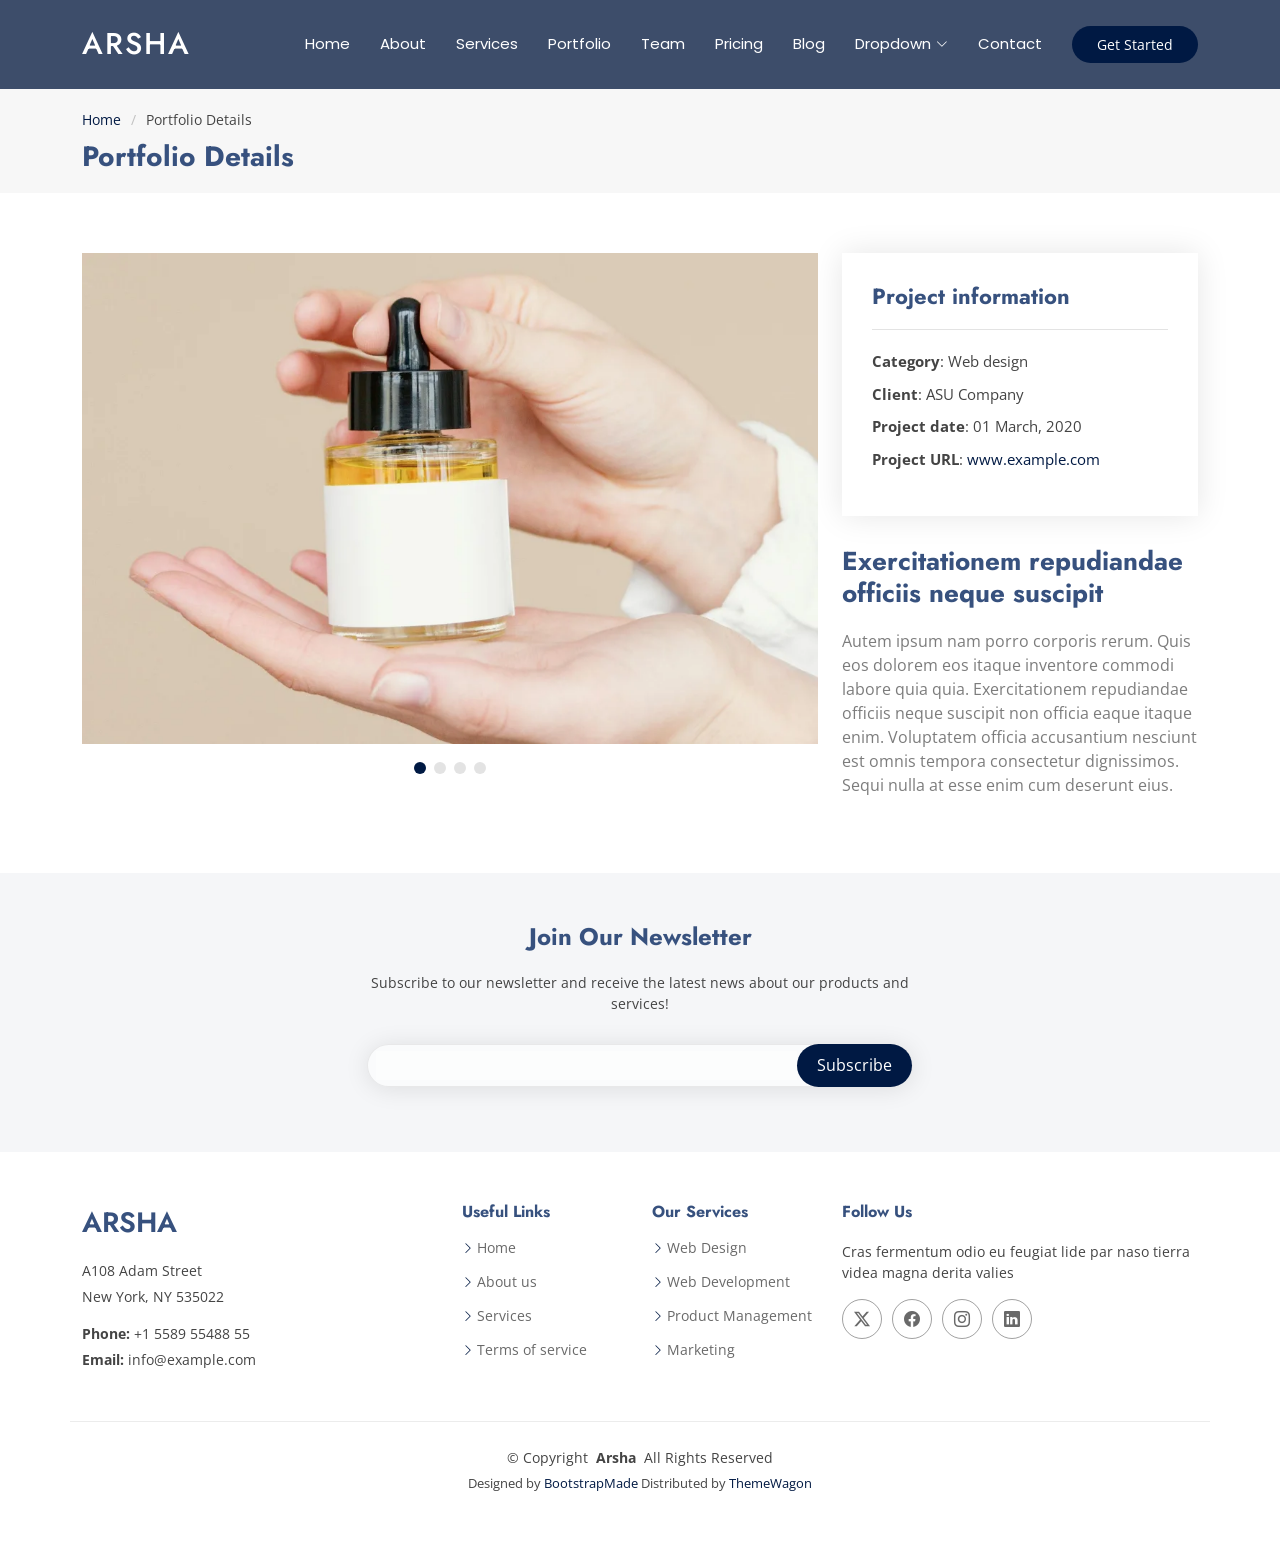
<file: portfolio-details.html>
<!DOCTYPE html>
<html lang="en">

<head>
  <meta charset="utf-8">
  <meta content="width=device-width, initial-scale=1.0" name="viewport">
  <title>Portfolio Details - Arsha Bootstrap Template</title>
  <meta name="description" content="">
  <meta name="keywords" content="">

  <!-- Favicons -->
  <link href="assets/img/favicon.png" rel="icon">
  <link href="assets/img/apple-touch-icon.png" rel="apple-touch-icon">

  <!-- Fonts -->
  <link href="https://fonts.googleapis.com" rel="preconnect">
  <link href="https://fonts.gstatic.com" rel="preconnect" crossorigin>
  <link href="https://fonts.googleapis.com/css2?family=Open+Sans:ital,wght@0,300;0,400;0,500;0,600;0,700;0,800;1,300;1,400;1,500;1,600;1,700;1,800&family=Poppins:ital,wght@0,100;0,200;0,300;0,400;0,500;0,600;0,700;0,800;0,900;1,100;1,200;1,300;1,400;1,500;1,600;1,700;1,800;1,900&family=Jost:ital,wght@0,100;0,200;0,300;0,400;0,500;0,600;0,700;0,800;0,900;1,100;1,200;1,300;1,400;1,500;1,600;1,700;1,800;1,900&display=swap" rel="stylesheet">

  <!-- Vendor CSS Files -->
  <link href="assets/vendor/bootstrap/css/bootstrap.min.css" rel="stylesheet">
  <link href="assets/vendor/bootstrap-icons/bootstrap-icons.css" rel="stylesheet">
  <link href="assets/vendor/aos/aos.css" rel="stylesheet">
  <link href="assets/vendor/glightbox/css/glightbox.min.css" rel="stylesheet">
  <link href="assets/vendor/swiper/swiper-bundle.min.css" rel="stylesheet">

  <!-- Main CSS File -->
  <link href="assets/css/main.css" rel="stylesheet">

  <!-- =======================================================
  * Template Name: Arsha
  * Template URL: https://bootstrapmade.com/arsha-free-bootstrap-html-template-corporate/
  * Updated: Feb 22 2025 with Bootstrap v5.3.3
  * Author: BootstrapMade.com
  * License: https://bootstrapmade.com/license/
  ======================================================== -->
</head>

<body class="portfolio-details-page">

  <header id="header" class="header d-flex align-items-center sticky-top">
    <div class="container-fluid container-xl position-relative d-flex align-items-center">

      <a href="index.html" class="logo d-flex align-items-center me-auto">
        <!-- Uncomment the line below if you also wish to use an image logo -->
        <!-- <img src="assets/img/logo.webp" alt=""> -->
        <h1 class="sitename">Arsha</h1>
      </a>

      <nav id="navmenu" class="navmenu">
        <ul>
          <li><a href="#hero">Home</a></li>
          <li><a href="#about">About</a></li>
          <li><a href="#services">Services</a></li>
          <li><a href="#portfolio">Portfolio</a></li>
          <li><a href="#team">Team</a></li>
          <li><a href="#pricing">Pricing</a></li>
          <li><a href="blog.html">Blog</a></li>
          <li class="dropdown"><a href="#"><span>Dropdown</span> <i class="bi bi-chevron-down toggle-dropdown"></i></a>
            <ul>
              <li><a href="#">Dropdown 1</a></li>
              <li class="dropdown"><a href="#"><span>Deep Dropdown</span> <i class="bi bi-chevron-down toggle-dropdown"></i></a>
                <ul>
                  <li><a href="#">Deep Dropdown 1</a></li>
                  <li><a href="#">Deep Dropdown 2</a></li>
                  <li><a href="#">Deep Dropdown 3</a></li>
                  <li><a href="#">Deep Dropdown 4</a></li>
                  <li><a href="#">Deep Dropdown 5</a></li>
                </ul>
              </li>
              <li><a href="#">Dropdown 2</a></li>
              <li><a href="#">Dropdown 3</a></li>
              <li><a href="#">Dropdown 4</a></li>
            </ul>
          </li>
          <li><a href="#contact">Contact</a></li>
        </ul>
        <i class="mobile-nav-toggle d-xl-none bi bi-list"></i>
      </nav>

      <a class="btn-getstarted" href="#about">Get Started</a>

    </div>
  </header>

  <main class="main">

    <!-- Page Title -->
    <div class="page-title" data-aos="fade">
      <div class="container">
        <nav class="breadcrumbs">
          <ol>
            <li><a href="index.html">Home</a></li>
            <li class="current">Portfolio Details</li>
          </ol>
        </nav>
        <h1>Portfolio Details</h1>
      </div>
    </div><!-- End Page Title -->

    <!-- Portfolio Details Section -->
    <section id="portfolio-details" class="portfolio-details section">

      <div class="container" data-aos="fade-up" data-aos-delay="100">

        <div class="row gy-4">

          <div class="col-lg-8">
            <div class="portfolio-details-slider swiper init-swiper">

              <script type="application/json" class="swiper-config">
                {
                  "loop": true,
                  "speed": 600,
                  "autoplay": {
                    "delay": 5000
                  },
                  "slidesPerView": "auto",
                  "pagination": {
                    "el": ".swiper-pagination",
                    "type": "bullets",
                    "clickable": true
                  }
                }
              </script>

              <div class="swiper-wrapper align-items-center">

                <div class="swiper-slide">
                  <img src="assets/img/portfolio/portfolio-1.webp" alt="">
                </div>

                <div class="swiper-slide">
                  <img src="assets/img/portfolio/portfolio-10.webp" alt="">
                </div>

                <div class="swiper-slide">
                  <img src="assets/img/portfolio/portfolio-7.webp" alt="">
                </div>

                <div class="swiper-slide">
                  <img src="assets/img/portfolio/portfolio-4.webp" alt="">
                </div>

              </div>
              <div class="swiper-pagination"></div>
            </div>
          </div>

          <div class="col-lg-4">
            <div class="portfolio-info" data-aos="fade-up" data-aos-delay="200">
              <h3>Project information</h3>
              <ul>
                <li><strong>Category</strong>: Web design</li>
                <li><strong>Client</strong>: ASU Company</li>
                <li><strong>Project date</strong>: 01 March, 2020</li>
                <li><strong>Project URL</strong>: <a href="#">www.example.com</a></li>
              </ul>
            </div>
            <div class="portfolio-description" data-aos="fade-up" data-aos-delay="300">
              <h2>Exercitationem repudiandae officiis neque suscipit</h2>
              <p>
                Autem ipsum nam porro corporis rerum. Quis eos dolorem eos itaque inventore commodi labore quia quia. Exercitationem repudiandae officiis neque suscipit non officia eaque itaque enim. Voluptatem officia accusantium nesciunt est omnis tempora consectetur dignissimos. Sequi nulla at esse enim cum deserunt eius.
              </p>
            </div>
          </div>

        </div>

      </div>

    </section><!-- /Portfolio Details Section -->

  </main>

  <footer id="footer" class="footer">

    <div class="footer-newsletter">
      <div class="container">
        <div class="row justify-content-center text-center">
          <div class="col-lg-6">
            <h4>Join Our Newsletter</h4>
            <p>Subscribe to our newsletter and receive the latest news about our products and services!</p>
            <form action="forms/newsletter.php" method="post" class="php-email-form">
              <div class="newsletter-form"><input type="email" name="email"><input type="submit" value="Subscribe"></div>
              <div class="loading">Loading</div>
              <div class="error-message"></div>
              <div class="sent-message">Your subscription request has been sent. Thank you!</div>
            </form>
          </div>
        </div>
      </div>
    </div>

    <div class="container footer-top">
      <div class="row gy-4">
        <div class="col-lg-4 col-md-6 footer-about">
          <a href="index.html" class="d-flex align-items-center">
            <span class="sitename">Arsha</span>
          </a>
          <div class="footer-contact pt-3">
            <p>A108 Adam Street</p>
            <p>New York, NY 535022</p>
            <p class="mt-3"><strong>Phone:</strong> <span>+1 5589 55488 55</span></p>
            <p><strong>Email:</strong> <span>info@example.com</span></p>
          </div>
        </div>

        <div class="col-lg-2 col-md-3 footer-links">
          <h4>Useful Links</h4>
          <ul>
            <li><i class="bi bi-chevron-right"></i> <a href="#">Home</a></li>
            <li><i class="bi bi-chevron-right"></i> <a href="#">About us</a></li>
            <li><i class="bi bi-chevron-right"></i> <a href="#">Services</a></li>
            <li><i class="bi bi-chevron-right"></i> <a href="#">Terms of service</a></li>
          </ul>
        </div>

        <div class="col-lg-2 col-md-3 footer-links">
          <h4>Our Services</h4>
          <ul>
            <li><i class="bi bi-chevron-right"></i> <a href="#">Web Design</a></li>
            <li><i class="bi bi-chevron-right"></i> <a href="#">Web Development</a></li>
            <li><i class="bi bi-chevron-right"></i> <a href="#">Product Management</a></li>
            <li><i class="bi bi-chevron-right"></i> <a href="#">Marketing</a></li>
          </ul>
        </div>

        <div class="col-lg-4 col-md-12">
          <h4>Follow Us</h4>
          <p>Cras fermentum odio eu feugiat lide par naso tierra videa magna derita valies</p>
          <div class="social-links d-flex">
            <a href=""><i class="bi bi-twitter-x"></i></a>
            <a href=""><i class="bi bi-facebook"></i></a>
            <a href=""><i class="bi bi-instagram"></i></a>
            <a href=""><i class="bi bi-linkedin"></i></a>
          </div>
        </div>

      </div>
    </div>

    <div class="container copyright text-center mt-4">
      <p>© <span>Copyright</span> <strong class="px-1 sitename">Arsha</strong> <span>All Rights Reserved</span></p>
      <div class="credits">
        <!-- All the links in the footer should remain intact. -->
        <!-- You can delete the links only if you've purchased the pro version. -->
        <!-- Licensing information: https://bootstrapmade.com/license/ -->
        <!-- Purchase the pro version with working PHP/AJAX contact form: [buy-url] -->
        Designed by <a href="https://bootstrapmade.com/">BootstrapMade</a> Distributed by <a href="https://themewagon.com" target="_blank">ThemeWagon</a>
      </div>
    </div>

  </footer>

  <!-- Scroll Top -->
  <a href="#" id="scroll-top" class="scroll-top d-flex align-items-center justify-content-center"><i class="bi bi-arrow-up-short"></i></a>

  <!-- Preloader -->
  <div id="preloader"></div>

  <!-- Vendor JS Files -->
  <script src="assets/vendor/bootstrap/js/bootstrap.bundle.min.js"></script>
  <script src="assets/vendor/php-email-form/validate.js"></script>
  <script src="assets/vendor/aos/aos.js"></script>
  <script src="assets/vendor/glightbox/js/glightbox.min.js"></script>
  <script src="assets/vendor/swiper/swiper-bundle.min.js"></script>
  <script src="assets/vendor/waypoints/noframework.waypoints.js"></script>
  <script src="assets/vendor/imagesloaded/imagesloaded.pkgd.min.js"></script>
  <script src="assets/vendor/isotope-layout/isotope.pkgd.min.js"></script>

  <!-- Main JS File -->
  <script src="assets/js/main.js"></script>

</body>

</html>
</file>
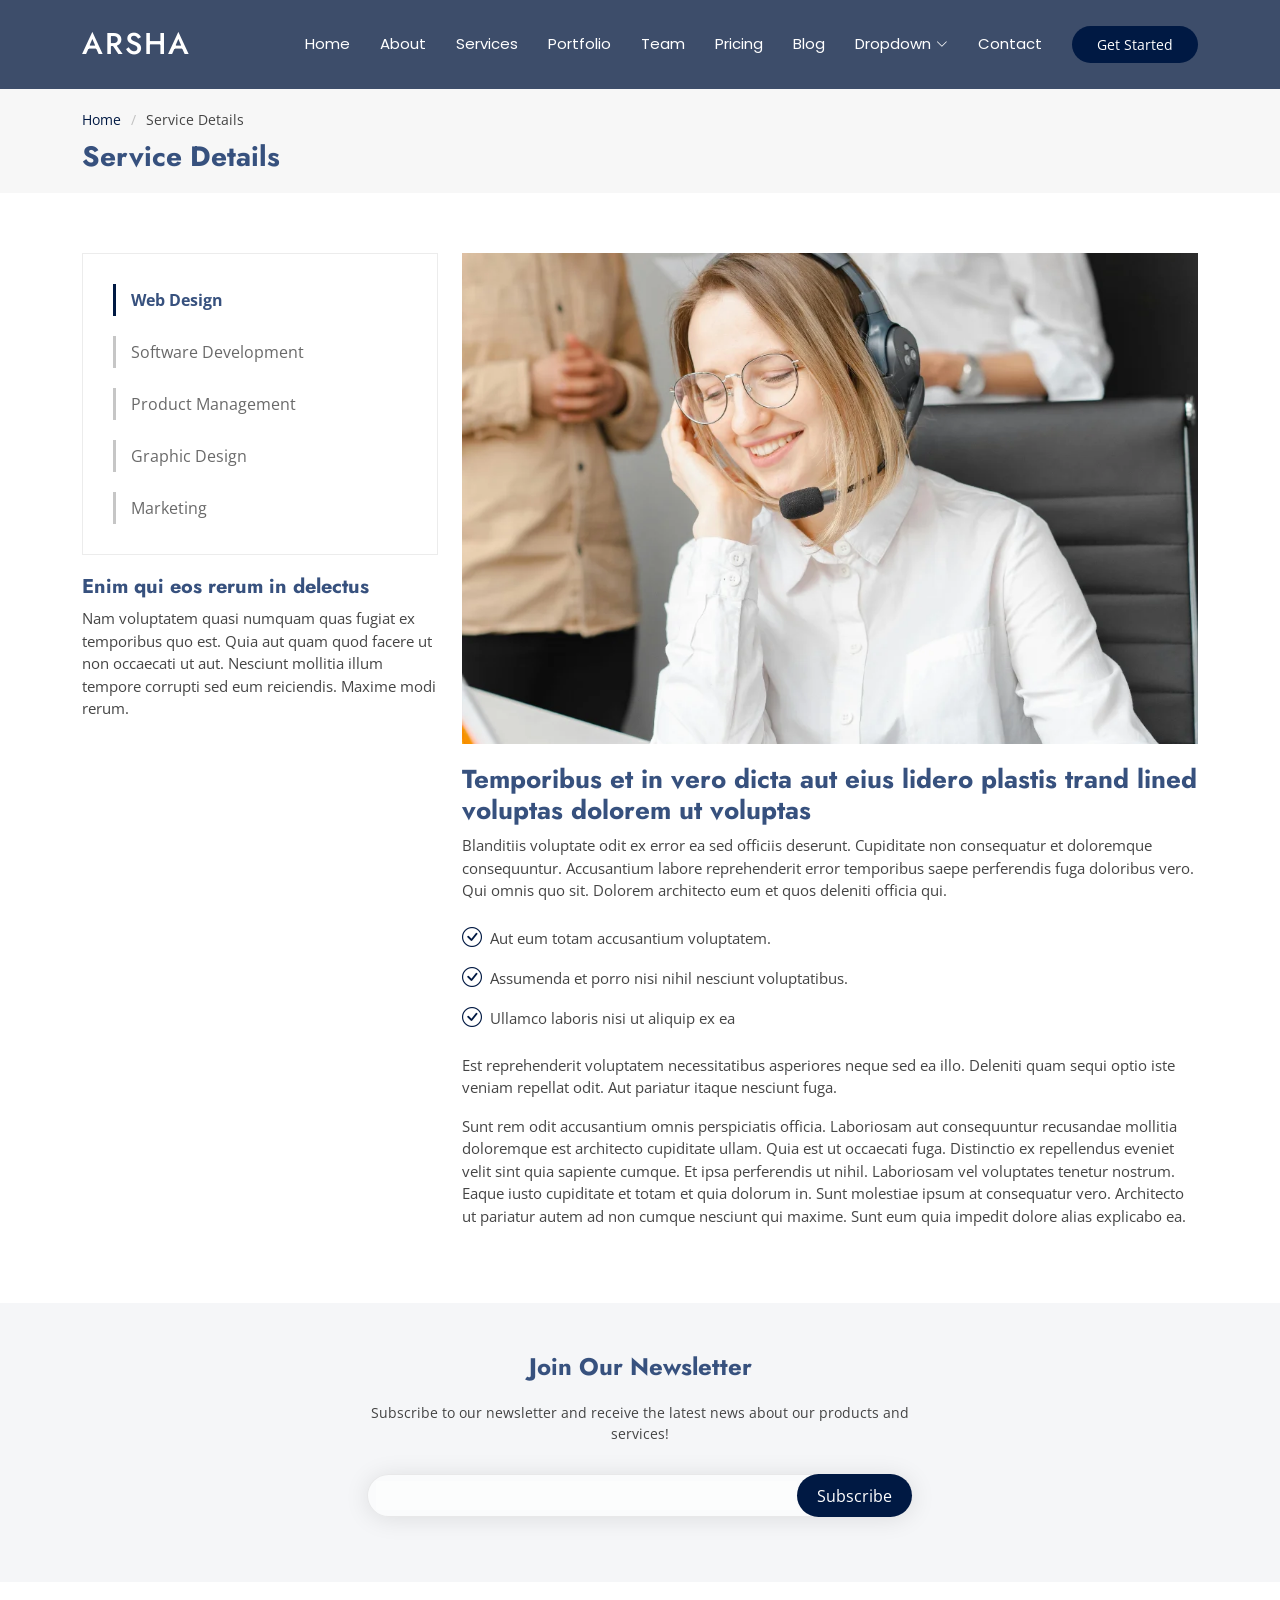
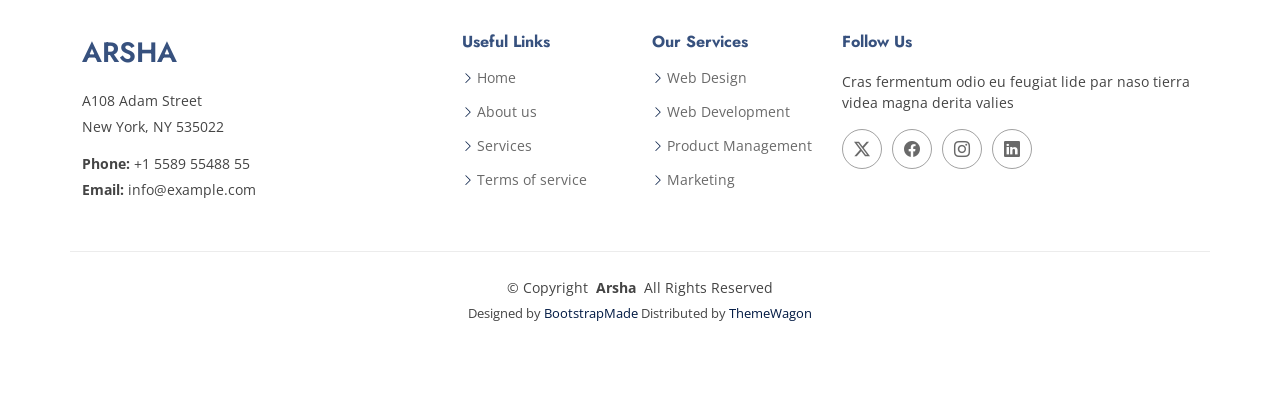
<file: service-details.html>
<!DOCTYPE html>
<html lang="en">

<head>
  <meta charset="utf-8">
  <meta content="width=device-width, initial-scale=1.0" name="viewport">
  <title>Service Details - Arsha Bootstrap Template</title>
  <meta name="description" content="">
  <meta name="keywords" content="">

  <!-- Favicons -->
  <link href="assets/img/favicon.png" rel="icon">
  <link href="assets/img/apple-touch-icon.png" rel="apple-touch-icon">

  <!-- Fonts -->
  <link href="https://fonts.googleapis.com" rel="preconnect">
  <link href="https://fonts.gstatic.com" rel="preconnect" crossorigin>
  <link href="https://fonts.googleapis.com/css2?family=Open+Sans:ital,wght@0,300;0,400;0,500;0,600;0,700;0,800;1,300;1,400;1,500;1,600;1,700;1,800&family=Poppins:ital,wght@0,100;0,200;0,300;0,400;0,500;0,600;0,700;0,800;0,900;1,100;1,200;1,300;1,400;1,500;1,600;1,700;1,800;1,900&family=Jost:ital,wght@0,100;0,200;0,300;0,400;0,500;0,600;0,700;0,800;0,900;1,100;1,200;1,300;1,400;1,500;1,600;1,700;1,800;1,900&display=swap" rel="stylesheet">

  <!-- Vendor CSS Files -->
  <link href="assets/vendor/bootstrap/css/bootstrap.min.css" rel="stylesheet">
  <link href="assets/vendor/bootstrap-icons/bootstrap-icons.css" rel="stylesheet">
  <link href="assets/vendor/aos/aos.css" rel="stylesheet">
  <link href="assets/vendor/glightbox/css/glightbox.min.css" rel="stylesheet">
  <link href="assets/vendor/swiper/swiper-bundle.min.css" rel="stylesheet">

  <!-- Main CSS File -->
  <link href="assets/css/main.css" rel="stylesheet">

  <!-- =======================================================
  * Template Name: Arsha
  * Template URL: https://bootstrapmade.com/arsha-free-bootstrap-html-template-corporate/
  * Updated: Feb 22 2025 with Bootstrap v5.3.3
  * Author: BootstrapMade.com
  * License: https://bootstrapmade.com/license/
  ======================================================== -->
</head>

<body class="service-details-page">

  <header id="header" class="header d-flex align-items-center sticky-top">
    <div class="container-fluid container-xl position-relative d-flex align-items-center">

      <a href="index.html" class="logo d-flex align-items-center me-auto">
        <!-- Uncomment the line below if you also wish to use an image logo -->
        <!-- <img src="assets/img/logo.webp" alt=""> -->
        <h1 class="sitename">Arsha</h1>
      </a>

      <nav id="navmenu" class="navmenu">
        <ul>
          <li><a href="#hero">Home</a></li>
          <li><a href="#about">About</a></li>
          <li><a href="#services">Services</a></li>
          <li><a href="#portfolio">Portfolio</a></li>
          <li><a href="#team">Team</a></li>
          <li><a href="#pricing">Pricing</a></li>
          <li><a href="blog.html">Blog</a></li>
          <li class="dropdown"><a href="#"><span>Dropdown</span> <i class="bi bi-chevron-down toggle-dropdown"></i></a>
            <ul>
              <li><a href="#">Dropdown 1</a></li>
              <li class="dropdown"><a href="#"><span>Deep Dropdown</span> <i class="bi bi-chevron-down toggle-dropdown"></i></a>
                <ul>
                  <li><a href="#">Deep Dropdown 1</a></li>
                  <li><a href="#">Deep Dropdown 2</a></li>
                  <li><a href="#">Deep Dropdown 3</a></li>
                  <li><a href="#">Deep Dropdown 4</a></li>
                  <li><a href="#">Deep Dropdown 5</a></li>
                </ul>
              </li>
              <li><a href="#">Dropdown 2</a></li>
              <li><a href="#">Dropdown 3</a></li>
              <li><a href="#">Dropdown 4</a></li>
            </ul>
          </li>
          <li><a href="#contact">Contact</a></li>
        </ul>
        <i class="mobile-nav-toggle d-xl-none bi bi-list"></i>
      </nav>

      <a class="btn-getstarted" href="#about">Get Started</a>

    </div>
  </header>

  <main class="main">

    <!-- Page Title -->
    <div class="page-title" data-aos="fade">
      <div class="container">
        <nav class="breadcrumbs">
          <ol>
            <li><a href="index.html">Home</a></li>
            <li class="current">Service Details</li>
          </ol>
        </nav>
        <h1>Service Details</h1>
      </div>
    </div><!-- End Page Title -->

    <!-- Service Details Section -->
    <section id="service-details" class="service-details section">

      <div class="container">

        <div class="row gy-4">

          <div class="col-lg-4" data-aos="fade-up" data-aos-delay="100">
            <div class="services-list">
              <a href="#" class="active">Web Design</a>
              <a href="#">Software Development</a>
              <a href="#">Product Management</a>
              <a href="#">Graphic Design</a>
              <a href="#">Marketing</a>
            </div>

            <h4>Enim qui eos rerum in delectus</h4>
            <p>Nam voluptatem quasi numquam quas fugiat ex temporibus quo est. Quia aut quam quod facere ut non occaecati ut aut. Nesciunt mollitia illum tempore corrupti sed eum reiciendis. Maxime modi rerum.</p>
          </div>

          <div class="col-lg-8" data-aos="fade-up" data-aos-delay="200">
            <img src="assets/img/services/services-4.webp" alt="" class="img-fluid services-img">
            <h3>Temporibus et in vero dicta aut eius lidero plastis trand lined voluptas dolorem ut voluptas</h3>
            <p>
              Blanditiis voluptate odit ex error ea sed officiis deserunt. Cupiditate non consequatur et doloremque consequuntur. Accusantium labore reprehenderit error temporibus saepe perferendis fuga doloribus vero. Qui omnis quo sit. Dolorem architecto eum et quos deleniti officia qui.
            </p>
            <ul>
              <li><i class="bi bi-check-circle"></i> <span>Aut eum totam accusantium voluptatem.</span></li>
              <li><i class="bi bi-check-circle"></i> <span>Assumenda et porro nisi nihil nesciunt voluptatibus.</span></li>
              <li><i class="bi bi-check-circle"></i> <span>Ullamco laboris nisi ut aliquip ex ea</span></li>
            </ul>
            <p>
              Est reprehenderit voluptatem necessitatibus asperiores neque sed ea illo. Deleniti quam sequi optio iste veniam repellat odit. Aut pariatur itaque nesciunt fuga.
            </p>
            <p>
              Sunt rem odit accusantium omnis perspiciatis officia. Laboriosam aut consequuntur recusandae mollitia doloremque est architecto cupiditate ullam. Quia est ut occaecati fuga. Distinctio ex repellendus eveniet velit sint quia sapiente cumque. Et ipsa perferendis ut nihil. Laboriosam vel voluptates tenetur nostrum. Eaque iusto cupiditate et totam et quia dolorum in. Sunt molestiae ipsum at consequatur vero. Architecto ut pariatur autem ad non cumque nesciunt qui maxime. Sunt eum quia impedit dolore alias explicabo ea.
            </p>
          </div>

        </div>

      </div>

    </section><!-- /Service Details Section -->

  </main>

  <footer id="footer" class="footer">

    <div class="footer-newsletter">
      <div class="container">
        <div class="row justify-content-center text-center">
          <div class="col-lg-6">
            <h4>Join Our Newsletter</h4>
            <p>Subscribe to our newsletter and receive the latest news about our products and services!</p>
            <form action="forms/newsletter.php" method="post" class="php-email-form">
              <div class="newsletter-form"><input type="email" name="email"><input type="submit" value="Subscribe"></div>
              <div class="loading">Loading</div>
              <div class="error-message"></div>
              <div class="sent-message">Your subscription request has been sent. Thank you!</div>
            </form>
          </div>
        </div>
      </div>
    </div>

    <div class="container footer-top">
      <div class="row gy-4">
        <div class="col-lg-4 col-md-6 footer-about">
          <a href="index.html" class="d-flex align-items-center">
            <span class="sitename">Arsha</span>
          </a>
          <div class="footer-contact pt-3">
            <p>A108 Adam Street</p>
            <p>New York, NY 535022</p>
            <p class="mt-3"><strong>Phone:</strong> <span>+1 5589 55488 55</span></p>
            <p><strong>Email:</strong> <span>info@example.com</span></p>
          </div>
        </div>

        <div class="col-lg-2 col-md-3 footer-links">
          <h4>Useful Links</h4>
          <ul>
            <li><i class="bi bi-chevron-right"></i> <a href="#">Home</a></li>
            <li><i class="bi bi-chevron-right"></i> <a href="#">About us</a></li>
            <li><i class="bi bi-chevron-right"></i> <a href="#">Services</a></li>
            <li><i class="bi bi-chevron-right"></i> <a href="#">Terms of service</a></li>
          </ul>
        </div>

        <div class="col-lg-2 col-md-3 footer-links">
          <h4>Our Services</h4>
          <ul>
            <li><i class="bi bi-chevron-right"></i> <a href="#">Web Design</a></li>
            <li><i class="bi bi-chevron-right"></i> <a href="#">Web Development</a></li>
            <li><i class="bi bi-chevron-right"></i> <a href="#">Product Management</a></li>
            <li><i class="bi bi-chevron-right"></i> <a href="#">Marketing</a></li>
          </ul>
        </div>

        <div class="col-lg-4 col-md-12">
          <h4>Follow Us</h4>
          <p>Cras fermentum odio eu feugiat lide par naso tierra videa magna derita valies</p>
          <div class="social-links d-flex">
            <a href=""><i class="bi bi-twitter-x"></i></a>
            <a href=""><i class="bi bi-facebook"></i></a>
            <a href=""><i class="bi bi-instagram"></i></a>
            <a href=""><i class="bi bi-linkedin"></i></a>
          </div>
        </div>

      </div>
    </div>

    <div class="container copyright text-center mt-4">
      <p>© <span>Copyright</span> <strong class="px-1 sitename">Arsha</strong> <span>All Rights Reserved</span></p>
      <div class="credits">
        <!-- All the links in the footer should remain intact. -->
        <!-- You can delete the links only if you've purchased the pro version. -->
        <!-- Licensing information: https://bootstrapmade.com/license/ -->
        <!-- Purchase the pro version with working PHP/AJAX contact form: [buy-url] -->
        Designed by <a href="https://bootstrapmade.com/">BootstrapMade</a> Distributed by <a href="https://themewagon.com" target="_blank">ThemeWagon</a>
      </div>
    </div>

  </footer>

  <!-- Scroll Top -->
  <a href="#" id="scroll-top" class="scroll-top d-flex align-items-center justify-content-center"><i class="bi bi-arrow-up-short"></i></a>

  <!-- Preloader -->
  <div id="preloader"></div>

  <!-- Vendor JS Files -->
  <script src="assets/vendor/bootstrap/js/bootstrap.bundle.min.js"></script>
  <script src="assets/vendor/php-email-form/validate.js"></script>
  <script src="assets/vendor/aos/aos.js"></script>
  <script src="assets/vendor/glightbox/js/glightbox.min.js"></script>
  <script src="assets/vendor/swiper/swiper-bundle.min.js"></script>
  <script src="assets/vendor/waypoints/noframework.waypoints.js"></script>
  <script src="assets/vendor/imagesloaded/imagesloaded.pkgd.min.js"></script>
  <script src="assets/vendor/isotope-layout/isotope.pkgd.min.js"></script>

  <!-- Main JS File -->
  <script src="assets/js/main.js"></script>

</body>

</html>
</file>
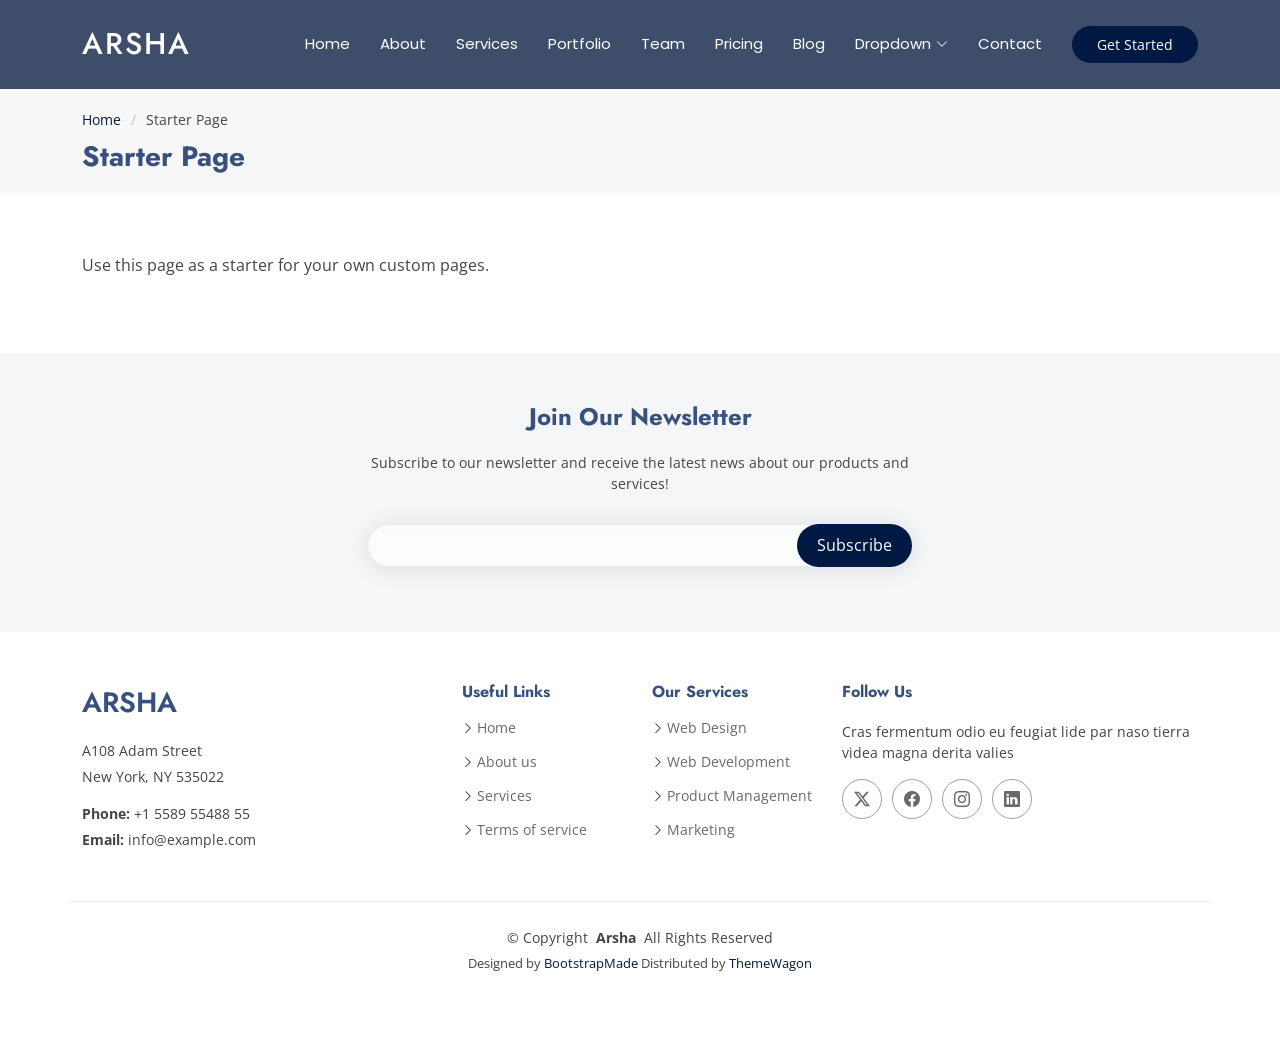
<file: starter-page.html>
<!DOCTYPE html>
<html lang="en">

<head>
  <meta charset="utf-8">
  <meta content="width=device-width, initial-scale=1.0" name="viewport">
  <title>Starter Page - Arsha Bootstrap Template</title>
  <meta name="description" content="">
  <meta name="keywords" content="">

  <!-- Favicons -->
  <link href="assets/img/favicon.png" rel="icon">
  <link href="assets/img/apple-touch-icon.png" rel="apple-touch-icon">

  <!-- Fonts -->
  <link href="https://fonts.googleapis.com" rel="preconnect">
  <link href="https://fonts.gstatic.com" rel="preconnect" crossorigin>
  <link href="https://fonts.googleapis.com/css2?family=Open+Sans:ital,wght@0,300;0,400;0,500;0,600;0,700;0,800;1,300;1,400;1,500;1,600;1,700;1,800&family=Poppins:ital,wght@0,100;0,200;0,300;0,400;0,500;0,600;0,700;0,800;0,900;1,100;1,200;1,300;1,400;1,500;1,600;1,700;1,800;1,900&family=Jost:ital,wght@0,100;0,200;0,300;0,400;0,500;0,600;0,700;0,800;0,900;1,100;1,200;1,300;1,400;1,500;1,600;1,700;1,800;1,900&display=swap" rel="stylesheet">

  <!-- Vendor CSS Files -->
  <link href="assets/vendor/bootstrap/css/bootstrap.min.css" rel="stylesheet">
  <link href="assets/vendor/bootstrap-icons/bootstrap-icons.css" rel="stylesheet">
  <link href="assets/vendor/aos/aos.css" rel="stylesheet">
  <link href="assets/vendor/glightbox/css/glightbox.min.css" rel="stylesheet">
  <link href="assets/vendor/swiper/swiper-bundle.min.css" rel="stylesheet">

  <!-- Main CSS File -->
  <link href="assets/css/main.css" rel="stylesheet">

  <!-- =======================================================
  * Template Name: Arsha
  * Template URL: https://bootstrapmade.com/arsha-free-bootstrap-html-template-corporate/
  * Updated: Feb 22 2025 with Bootstrap v5.3.3
  * Author: BootstrapMade.com
  * License: https://bootstrapmade.com/license/
  ======================================================== -->
</head>

<body class="starter-page-page">

  <header id="header" class="header d-flex align-items-center sticky-top">
    <div class="container-fluid container-xl position-relative d-flex align-items-center">

      <a href="index.html" class="logo d-flex align-items-center me-auto">
        <!-- Uncomment the line below if you also wish to use an image logo -->
        <!-- <img src="assets/img/logo.webp" alt=""> -->
        <h1 class="sitename">Arsha</h1>
      </a>

      <nav id="navmenu" class="navmenu">
        <ul>
          <li><a href="#hero">Home</a></li>
          <li><a href="#about">About</a></li>
          <li><a href="#services">Services</a></li>
          <li><a href="#portfolio">Portfolio</a></li>
          <li><a href="#team">Team</a></li>
          <li><a href="#pricing">Pricing</a></li>
          <li><a href="blog.html">Blog</a></li>
          <li class="dropdown"><a href="#"><span>Dropdown</span> <i class="bi bi-chevron-down toggle-dropdown"></i></a>
            <ul>
              <li><a href="#">Dropdown 1</a></li>
              <li class="dropdown"><a href="#"><span>Deep Dropdown</span> <i class="bi bi-chevron-down toggle-dropdown"></i></a>
                <ul>
                  <li><a href="#">Deep Dropdown 1</a></li>
                  <li><a href="#">Deep Dropdown 2</a></li>
                  <li><a href="#">Deep Dropdown 3</a></li>
                  <li><a href="#">Deep Dropdown 4</a></li>
                  <li><a href="#">Deep Dropdown 5</a></li>
                </ul>
              </li>
              <li><a href="#">Dropdown 2</a></li>
              <li><a href="#">Dropdown 3</a></li>
              <li><a href="#">Dropdown 4</a></li>
            </ul>
          </li>
          <li><a href="#contact">Contact</a></li>
        </ul>
        <i class="mobile-nav-toggle d-xl-none bi bi-list"></i>
      </nav>

      <a class="btn-getstarted" href="#about">Get Started</a>

    </div>
  </header>

  <main class="main">

    <!-- Page Title -->
    <div class="page-title" data-aos="fade">
      <div class="container">
        <nav class="breadcrumbs">
          <ol>
            <li><a href="index.html">Home</a></li>
            <li class="current">Starter Page</li>
          </ol>
        </nav>
        <h1>Starter Page</h1>
      </div>
    </div><!-- End Page Title -->

    <!-- Starter Section Section -->
    <section id="starter-section" class="starter-section section">

      <div class="container" data-aos="fade-up">
        <p>Use this page as a starter for your own custom pages.</p>
      </div>

    </section><!-- /Starter Section Section -->

  </main>

  <footer id="footer" class="footer">

    <div class="footer-newsletter">
      <div class="container">
        <div class="row justify-content-center text-center">
          <div class="col-lg-6">
            <h4>Join Our Newsletter</h4>
            <p>Subscribe to our newsletter and receive the latest news about our products and services!</p>
            <form action="forms/newsletter.php" method="post" class="php-email-form">
              <div class="newsletter-form"><input type="email" name="email"><input type="submit" value="Subscribe"></div>
              <div class="loading">Loading</div>
              <div class="error-message"></div>
              <div class="sent-message">Your subscription request has been sent. Thank you!</div>
            </form>
          </div>
        </div>
      </div>
    </div>

    <div class="container footer-top">
      <div class="row gy-4">
        <div class="col-lg-4 col-md-6 footer-about">
          <a href="index.html" class="d-flex align-items-center">
            <span class="sitename">Arsha</span>
          </a>
          <div class="footer-contact pt-3">
            <p>A108 Adam Street</p>
            <p>New York, NY 535022</p>
            <p class="mt-3"><strong>Phone:</strong> <span>+1 5589 55488 55</span></p>
            <p><strong>Email:</strong> <span>info@example.com</span></p>
          </div>
        </div>

        <div class="col-lg-2 col-md-3 footer-links">
          <h4>Useful Links</h4>
          <ul>
            <li><i class="bi bi-chevron-right"></i> <a href="#">Home</a></li>
            <li><i class="bi bi-chevron-right"></i> <a href="#">About us</a></li>
            <li><i class="bi bi-chevron-right"></i> <a href="#">Services</a></li>
            <li><i class="bi bi-chevron-right"></i> <a href="#">Terms of service</a></li>
          </ul>
        </div>

        <div class="col-lg-2 col-md-3 footer-links">
          <h4>Our Services</h4>
          <ul>
            <li><i class="bi bi-chevron-right"></i> <a href="#">Web Design</a></li>
            <li><i class="bi bi-chevron-right"></i> <a href="#">Web Development</a></li>
            <li><i class="bi bi-chevron-right"></i> <a href="#">Product Management</a></li>
            <li><i class="bi bi-chevron-right"></i> <a href="#">Marketing</a></li>
          </ul>
        </div>

        <div class="col-lg-4 col-md-12">
          <h4>Follow Us</h4>
          <p>Cras fermentum odio eu feugiat lide par naso tierra videa magna derita valies</p>
          <div class="social-links d-flex">
            <a href=""><i class="bi bi-twitter-x"></i></a>
            <a href=""><i class="bi bi-facebook"></i></a>
            <a href=""><i class="bi bi-instagram"></i></a>
            <a href=""><i class="bi bi-linkedin"></i></a>
          </div>
        </div>

      </div>
    </div>

    <div class="container copyright text-center mt-4">
      <p>© <span>Copyright</span> <strong class="px-1 sitename">Arsha</strong> <span>All Rights Reserved</span></p>
      <div class="credits">
        <!-- All the links in the footer should remain intact. -->
        <!-- You can delete the links only if you've purchased the pro version. -->
        <!-- Licensing information: https://bootstrapmade.com/license/ -->
        <!-- Purchase the pro version with working PHP/AJAX contact form: [buy-url] -->
        Designed by <a href="https://bootstrapmade.com/">BootstrapMade</a> Distributed by <a href="https://themewagon.com" target="_blank">ThemeWagon</a>
      </div>
    </div>

  </footer>

  <!-- Scroll Top -->
  <a href="#" id="scroll-top" class="scroll-top d-flex align-items-center justify-content-center"><i class="bi bi-arrow-up-short"></i></a>

  <!-- Preloader -->
  <div id="preloader"></div>

  <!-- Vendor JS Files -->
  <script src="assets/vendor/bootstrap/js/bootstrap.bundle.min.js"></script>
  <script src="assets/vendor/php-email-form/validate.js"></script>
  <script src="assets/vendor/aos/aos.js"></script>
  <script src="assets/vendor/glightbox/js/glightbox.min.js"></script>
  <script src="assets/vendor/swiper/swiper-bundle.min.js"></script>
  <script src="assets/vendor/waypoints/noframework.waypoints.js"></script>
  <script src="assets/vendor/imagesloaded/imagesloaded.pkgd.min.js"></script>
  <script src="assets/vendor/isotope-layout/isotope.pkgd.min.js"></script>

  <!-- Main JS File -->
  <script src="assets/js/main.js"></script>

</body>

</html>
</file>
<file: assets/css/main.css>
/**
* Template Name: Arsha
* Template URL: https://bootstrapmade.com/arsha-free-bootstrap-html-template-corporate/
* Updated: Feb 22 2025 with Bootstrap v5.3.3
* Author: BootstrapMade.com
* License: https://bootstrapmade.com/license/
*/

/*--------------------------------------------------------------
# Font & Color Variables
# Help: https://bootstrapmade.com/color-system/
--------------------------------------------------------------*/
/* Fonts */
:root {
  --default-font: "Open Sans",  system-ui, -apple-system, "Segoe UI", Roboto, "Helvetica Neue", Arial, "Noto Sans", "Liberation Sans", sans-serif, "Apple Color Emoji", "Segoe UI Emoji", "Segoe UI Symbol", "Noto Color Emoji";
  --heading-font: "Jost",  sans-serif;
  --nav-font: "Poppins",  sans-serif;
}

/* Global Colors - The following color variables are used throughout the website. Updating them here will change the color scheme of the entire website */
:root { 
  --background-color: #ffffff; /* Background color for the entire website, including individual sections */
  --default-color: #444444; /* Default color used for the majority of the text content across the entire website */
  --heading-color: #37517e; /* Color for headings, subheadings and title throughout the website */
  --accent-color: #001943; /* Accent color that represents your brand on the website. It's used for buttons, links, and other elements that need to stand out */
  --surface-color: #ffffff; /* The surface color is used as a background of boxed elements within sections, such as cards, icon boxes, or other elements that require a visual separation from the global background. */
  --contrast-color: #ffffff; /* Contrast color for text, ensuring readability against backgrounds of accent, heading, or default colors. */
}

/* Nav Menu Colors - The following color variables are used specifically for the navigation menu. They are separate from the global colors to allow for more customization options */
:root {
  --nav-color: #ffffff;  /* The default color of the main navmenu links */
  --nav-hover-color: #001943; /* Applied to main navmenu links when they are hovered over or active */
  --nav-mobile-background-color: #ffffff; /* Used as the background color for mobile navigation menu */
  --nav-dropdown-background-color: #ffffff; /* Used as the background color for dropdown items that appear when hovering over primary navigation items */
  --nav-dropdown-color: #444444; /* Used for navigation links of the dropdown items in the navigation menu. */
  --nav-dropdown-hover-color: #001943; /* Similar to --nav-hover-color, this color is applied to dropdown navigation links when they are hovered over. */
}

/* Color Presets - These classes override global colors when applied to any section or element, providing reuse of the sam color scheme. */

.light-background {
  --background-color: #f5f6f8;
  --surface-color: #ffffff;
}

.dark-background {
  --background-color: #87a6da;
  --default-color: #ffffff;
  --heading-color: #ffffff;
  --surface-color: #4668a2;
  --contrast-color: #ffffff;
}

/* Smooth scroll */
:root {
  scroll-behavior: smooth;
}

/*--------------------------------------------------------------
# General Styling & Shared Classes
--------------------------------------------------------------*/
body {
  color: var(--default-color);
  background-color: var(--background-color);
  font-family: var(--default-font);
}

a {
  color: var(--accent-color);
  text-decoration: none;
  transition: 0.3s;
}

a:hover {
  color: color-mix(in srgb, var(--accent-color), transparent 25%);
  text-decoration: none;
}

h1,
h2,
h3,
h4,
h5,
h6 {
  color: var(--heading-color);
  font-family: var(--heading-font);
}

/* PHP Email Form Messages
------------------------------*/
.php-email-form .error-message {
  display: none;
  background: #df1529;
  color: #ffffff;
  text-align: left;
  padding: 15px;
  margin-bottom: 24px;
  font-weight: 600;
}

.php-email-form .sent-message {
  display: none;
  color: #ffffff;
  background: #059652;
  text-align: center;
  padding: 15px;
  margin-bottom: 24px;
  font-weight: 600;
}

.php-email-form .loading {
  display: none;
  background: var(--surface-color);
  text-align: center;
  padding: 15px;
  margin-bottom: 24px;
}

.php-email-form .loading:before {
  content: "";
  display: inline-block;
  border-radius: 50%;
  width: 24px;
  height: 24px;
  margin: 0 10px -6px 0;
  border: 3px solid var(--accent-color);
  border-top-color: var(--surface-color);
  animation: php-email-form-loading 1s linear infinite;
}

@keyframes php-email-form-loading {
  0% {
    transform: rotate(0deg);
  }

  100% {
    transform: rotate(360deg);
  }
}

/*--------------------------------------------------------------
# Global Header
--------------------------------------------------------------*/
.header {
  --background-color: #3d4d6a;
  --heading-color: #ffffff;
  color: var(--default-color);
  background-color: var(--background-color);
  padding: 15px 0;
  transition: all 0.5s;
  z-index: 997;
}

.header .logo {
  line-height: 1;
}

.header .logo img {
  max-height: 60px;
  margin-right: 8px;
}

.header .logo h1 {
  font-size: 30px;
  margin: 0;
  font-weight: 500;
  color: var(--heading-color);
  letter-spacing: 2px;
  text-transform: uppercase;
}

.header .btn-getstarted,
.header .btn-getstarted:focus {
  color: var(--contrast-color);
  background: var(--accent-color);
  font-size: 14px;
  text-align: center;
  padding: 8px 25px;
  margin: 0 0 0 30px;
  border-radius: 50px;
  transition: 0.3s;
}

.header .btn-getstarted:hover,
.header .btn-getstarted:focus:hover {
  color: var(--contrast-color);
  background: color-mix(in srgb, var(--accent-color), transparent 15%);
}

@media (max-width: 1200px) {
  .header .logo {
    order: 1;
  }

  .header .btn-getstarted {
    order: 2;
    margin: 0 15px 0 0;
    padding: 6px 15px;
  }

  .header .navmenu {
    order: 3;
  }
}

/* Index Page Header
------------------------------*/
.index-page .header {
  --background-color: rgba(255, 255, 255, 0);
  --heading-color: #ffffff;
  --nav-color: #ffffff;
}

/* Index Page Header on Scroll
------------------------------*/
.index-page.scrolled .header {
  --background-color: rgba(91, 132, 202, 0.9);
}

/*--------------------------------------------------------------
# Navigation Menu
--------------------------------------------------------------*/
/* Desktop Navigation */
@media (min-width: 1200px) {
  .navmenu {
    padding: 0;
  }

  .navmenu ul {
    margin: 0;
    padding: 0;
    display: flex;
    list-style: none;
    align-items: center;
  }

  .navmenu li {
    position: relative;
  }

  .navmenu a,
  .navmenu a:focus {
    color: var(--nav-color);
    padding: 18px 15px;
    font-size: 15px;
    font-family: var(--nav-font);
    font-weight: 400;
    display: flex;
    align-items: center;
    justify-content: space-between;
    white-space: nowrap;
    transition: 0.3s;
  }

  .navmenu a i,
  .navmenu a:focus i {
    font-size: 12px;
    line-height: 0;
    margin-left: 5px;
    transition: 0.3s;
  }

  .navmenu li:last-child a {
    padding-right: 0;
  }

  .navmenu li:hover>a,
  .navmenu .active,
  .navmenu .active:focus {
    color: var(--nav-hover-color);
  }

  .navmenu .dropdown ul {
    margin: 0;
    padding: 10px 0;
    background: var(--nav-dropdown-background-color);
    display: block;
    position: absolute;
    visibility: hidden;
    left: 14px;
    top: 130%;
    opacity: 0;
    transition: 0.3s;
    border-radius: 4px;
    z-index: 99;
    box-shadow: 0px 0px 30px rgba(0, 0, 0, 0.1);
  }

  .navmenu .dropdown ul li {
    min-width: 200px;
  }

  .navmenu .dropdown ul a {
    padding: 10px 20px;
    font-size: 15px;
    text-transform: none;
    color: var(--nav-dropdown-color);
  }

  .navmenu .dropdown ul a i {
    font-size: 12px;
  }

  .navmenu .dropdown ul a:hover,
  .navmenu .dropdown ul .active:hover,
  .navmenu .dropdown ul li:hover>a {
    color: var(--nav-dropdown-hover-color);
  }

  .navmenu .dropdown:hover>ul {
    opacity: 1;
    top: 100%;
    visibility: visible;
  }

  .navmenu .dropdown .dropdown ul {
    top: 0;
    left: -90%;
    visibility: hidden;
  }

  .navmenu .dropdown .dropdown:hover>ul {
    opacity: 1;
    top: 0;
    left: -100%;
    visibility: visible;
  }

  .navmenu .megamenu {
    position: static;
  }

  .navmenu .megamenu ul {
    margin: 0;
    padding: 10px;
    background: var(--nav-dropdown-background-color);
    box-shadow: 0px 0px 20px rgba(0, 0, 0, 0.1);
    position: absolute;
    top: 130%;
    left: 0;
    right: 0;
    visibility: hidden;
    opacity: 0;
    display: flex;
    transition: 0.3s;
    border-radius: 4px;
    z-index: 99;
  }

  .navmenu .megamenu ul li {
    flex: 1;
  }

  .navmenu .megamenu ul li a,
  .navmenu .megamenu ul li:hover>a {
    padding: 10px 20px;
    font-size: 15px;
    color: var(--nav-dropdown-color);
  }

  .navmenu .megamenu ul li a:hover,
  .navmenu .megamenu ul li .active,
  .navmenu .megamenu ul li .active:hover {
    color: var(--nav-dropdown-hover-color);
  }

  .navmenu .megamenu:hover>ul {
    opacity: 1;
    top: 100%;
    visibility: visible;
  }

  .navmenu .dd-box-shadow {
    box-shadow: 0px 0px 30px rgba(0, 0, 0, 0.1);
  }
}

/* Mobile Navigation */
@media (max-width: 1199px) {
  .mobile-nav-toggle {
    color: var(--nav-color);
    font-size: 28px;
    line-height: 0;
    margin-right: 10px;
    cursor: pointer;
    transition: color 0.3s;
  }

  .navmenu {
    padding: 0;
    z-index: 9997;
  }

  .navmenu ul {
    display: none;
    list-style: none;
    position: absolute;
    inset: 60px 20px 20px 20px;
    padding: 10px 0;
    margin: 0;
    border-radius: 6px;
    background-color: var(--nav-mobile-background-color);
    overflow-y: auto;
    transition: 0.3s;
    z-index: 9998;
    box-shadow: 0px 0px 30px rgba(0, 0, 0, 0.1);
  }

  .navmenu a,
  .navmenu a:focus {
    color: var(--nav-dropdown-color);
    padding: 10px 20px;
    font-family: var(--nav-font);
    font-size: 17px;
    font-weight: 500;
    display: flex;
    align-items: center;
    justify-content: space-between;
    white-space: nowrap;
    transition: 0.3s;
  }

  .navmenu a i,
  .navmenu a:focus i {
    font-size: 12px;
    line-height: 0;
    margin-left: 5px;
    width: 30px;
    height: 30px;
    display: flex;
    align-items: center;
    justify-content: center;
    border-radius: 50%;
    transition: 0.3s;
    background-color: color-mix(in srgb, var(--accent-color), transparent 90%);
  }

  .navmenu a i:hover,
  .navmenu a:focus i:hover {
    background-color: var(--accent-color);
    color: var(--contrast-color);
  }

  .navmenu a:hover,
  .navmenu .active,
  .navmenu .active:focus {
    color: var(--nav-dropdown-hover-color);
  }

  .navmenu .active i,
  .navmenu .active:focus i {
    background-color: var(--accent-color);
    color: var(--contrast-color);
    transform: rotate(180deg);
  }

  .navmenu .dropdown ul {
    position: static;
    display: none;
    z-index: 99;
    padding: 10px 0;
    margin: 10px 20px;
    background-color: var(--nav-dropdown-background-color);
    border: 1px solid color-mix(in srgb, var(--default-color), transparent 90%);
    box-shadow: none;
    transition: all 0.5s ease-in-out;
  }

  .navmenu .dropdown ul ul {
    background-color: rgba(33, 37, 41, 0.1);
  }

  .navmenu .dropdown>.dropdown-active {
    display: block;
    background-color: rgba(33, 37, 41, 0.03);
  }

  .mobile-nav-active {
    overflow: hidden;
  }

  .mobile-nav-active .mobile-nav-toggle {
    color: #fff;
    position: absolute;
    font-size: 32px;
    top: 15px;
    right: 15px;
    margin-right: 0;
    z-index: 9999;
  }

  .mobile-nav-active .navmenu {
    position: fixed;
    overflow: hidden;
    inset: 0;
    background: rgba(33, 37, 41, 0.8);
    transition: 0.3s;
  }

  .mobile-nav-active .navmenu>ul {
    display: block;
  }
}

/*--------------------------------------------------------------
# Global Footer
--------------------------------------------------------------*/
.footer {
  color: var(--default-color);
  background-color: var(--background-color);
  font-size: 14px;
  padding-bottom: 50px;
  position: relative;
}

.footer .footer-newsletter {
  background-color: color-mix(in srgb, var(--heading-color), transparent 95%);
  padding: 50px 0;
}

.footer .footer-newsletter h4 {
  font-size: 24px;
}

.footer .footer-newsletter .newsletter-form {
  margin-top: 30px;
  margin-bottom: 15px;
  padding: 6px 8px;
  position: relative;
  background-color: color-mix(in srgb, var(--background-color), transparent 50%);
  border: 1px solid color-mix(in srgb, var(--default-color), transparent 90%);
  box-shadow: 0px 2px 25px rgba(0, 0, 0, 0.1);
  display: flex;
  transition: 0.3s;
  border-radius: 50px;
}

.footer .footer-newsletter .newsletter-form:focus-within {
  border-color: var(--accent-color);
}

.footer .footer-newsletter .newsletter-form input[type=email] {
  border: 0;
  padding: 4px;
  width: 100%;
  background-color: color-mix(in srgb, var(--background-color), transparent 50%);
  color: var(--default-color);
}

.footer .footer-newsletter .newsletter-form input[type=email]:focus-visible {
  outline: none;
}

.footer .footer-newsletter .newsletter-form input[type=submit] {
  border: 0;
  font-size: 16px;
  padding: 0 20px;
  margin: -7px -8px -7px 0;
  background: var(--accent-color);
  color: var(--contrast-color);
  transition: 0.3s;
  border-radius: 50px;
}

.footer .footer-newsletter .newsletter-form input[type=submit]:hover {
  background: color-mix(in srgb, var(--accent-color), transparent 20%);
}

.footer .footer-top {
  padding-top: 50px;
}

.footer .social-links a {
  display: flex;
  align-items: center;
  justify-content: center;
  width: 40px;
  height: 40px;
  border-radius: 50%;
  border: 1px solid color-mix(in srgb, var(--default-color), transparent 50%);
  font-size: 16px;
  color: color-mix(in srgb, var(--default-color), transparent 20%);
  margin-right: 10px;
  transition: 0.3s;
}

.footer .social-links a:hover {
  color: var(--accent-color);
  border-color: var(--accent-color);
}

.footer h4 {
  font-size: 16px;
  font-weight: bold;
  position: relative;
  padding-bottom: 12px;
}

.footer .footer-links {
  margin-bottom: 30px;
}

.footer .footer-links ul {
  list-style: none;
  padding: 0;
  margin: 0;
}

.footer .footer-links ul i {
  margin-right: 3px;
  font-size: 12px;
  line-height: 0;
  color: var(--accent-color);
}

.footer .footer-links ul li {
  padding: 10px 0;
  display: flex;
  align-items: center;
}

.footer .footer-links ul li:first-child {
  padding-top: 0;
}

.footer .footer-links ul a {
  display: inline-block;
  color: color-mix(in srgb, var(--default-color), transparent 20%);
  line-height: 1;
}

.footer .footer-links ul a:hover {
  color: var(--accent-color);
}

.footer .footer-about a {
  color: var(--heading-color);
  font-size: 28px;
  font-weight: 600;
  text-transform: uppercase;
  font-family: var(--heading-font);
}

.footer .footer-contact p {
  margin-bottom: 5px;
}

.footer .copyright {
  padding-top: 25px;
  padding-bottom: 25px;
  border-top: 1px solid color-mix(in srgb, var(--default-color), transparent 90%);
}

.footer .copyright p {
  margin-bottom: 0;
}

.footer .credits {
  margin-top: 6px;
  font-size: 13px;
}

/*--------------------------------------------------------------
# Preloader
--------------------------------------------------------------*/
#preloader {
  position: fixed;
  inset: 0;
  z-index: 999999;
  overflow: hidden;
  background: var(--background-color);
  transition: all 0.6s ease-out;
}

#preloader:before {
  content: "";
  position: fixed;
  top: calc(50% - 30px);
  left: calc(50% - 30px);
  border: 6px solid #ffffff;
  border-color: var(--accent-color) transparent var(--accent-color) transparent;
  border-radius: 50%;
  width: 60px;
  height: 60px;
  animation: animate-preloader 1.5s linear infinite;
}

@keyframes animate-preloader {
  0% {
    transform: rotate(0deg);
  }

  100% {
    transform: rotate(360deg);
  }
}

/*--------------------------------------------------------------
# Scroll Top Button
--------------------------------------------------------------*/
.scroll-top {
  position: fixed;
  visibility: hidden;
  opacity: 0;
  right: 15px;
  bottom: -15px;
  z-index: 99999;
  background-color: var(--accent-color);
  width: 44px;
  height: 44px;
  border-radius: 50px;
  transition: all 0.4s;
}

.scroll-top i {
  font-size: 24px;
  color: var(--contrast-color);
  line-height: 0;
}

.scroll-top:hover {
  background-color: color-mix(in srgb, var(--accent-color), transparent 20%);
  color: var(--contrast-color);
}

.scroll-top.active {
  visibility: visible;
  opacity: 1;
  bottom: 15px;
}

/*--------------------------------------------------------------
# Disable aos animation delay on mobile devices
--------------------------------------------------------------*/
@media screen and (max-width: 768px) {
  [data-aos-delay] {
    transition-delay: 0 !important;
  }
}

/*--------------------------------------------------------------
# Global Page Titles & Breadcrumbs
--------------------------------------------------------------*/
.page-title {
  --background-color: color-mix(in srgb, var(--default-color), transparent 96%);
  color: var(--default-color);
  background-color: var(--background-color);
  padding: 20px 0;
  position: relative;
}

.page-title h1 {
  font-size: 28px;
  font-weight: 700;
  margin: 0;
}

.page-title .breadcrumbs ol {
  display: flex;
  flex-wrap: wrap;
  list-style: none;
  padding: 0 0 10px 0;
  margin: 0;
  font-size: 14px;
}

.page-title .breadcrumbs ol li+li {
  padding-left: 10px;
}

.page-title .breadcrumbs ol li+li::before {
  content: "/";
  display: inline-block;
  padding-right: 10px;
  color: color-mix(in srgb, var(--default-color), transparent 70%);
}

/*--------------------------------------------------------------
# Global Sections
--------------------------------------------------------------*/
section,
.section {
  color: var(--default-color);
  background-color: var(--background-color);
  padding: 60px 0;
  scroll-margin-top: 88px;
  overflow: clip;
}

@media (max-width: 1199px) {

  section,
  .section {
    scroll-margin-top: 66px;
  }
}

/*--------------------------------------------------------------
# Global Section Titles
--------------------------------------------------------------*/
.section-title {
  text-align: center;
  padding-bottom: 60px;
  position: relative;
}

.section-title h2 {
  font-size: 32px;
  font-weight: 700;
  margin-bottom: 20px;
  padding-bottom: 20px;
  text-transform: uppercase;
  position: relative;
}

.section-title h2:before {
  content: "";
  position: absolute;
  display: block;
  width: 160px;
  height: 1px;
  background: color-mix(in srgb, var(--default-color), transparent 60%);
  left: 0;
  right: 0;
  bottom: 1px;
  margin: auto;
}

.section-title h2::after {
  content: "";
  position: absolute;
  display: block;
  width: 60px;
  height: 3px;
  background: var(--accent-color);
  left: 0;
  right: 0;
  bottom: 0;
  margin: auto;
}

.section-title p {
  margin-bottom: 0;
}

/*--------------------------------------------------------------
# Hero Section
--------------------------------------------------------------*/
.hero {
  width: 100%;
  min-height: 80vh;
  position: relative;
  padding: 120px 0 60px 0;
  display: flex;
  align-items: center;
}

.hero h1 {
  margin: 0;
  font-size: 48px;
  font-weight: 700;
  line-height: 56px;
}

.hero p {
  color: color-mix(in srgb, var(--default-color), transparent 30%);
  margin: 5px 0 30px 0;
  font-size: 22px;
  line-height: 1.3;
  font-weight: 600;
}

.hero .btn-get-started {
  color: var(--contrast-color);
  background: var(--accent-color);
  font-family: var(--heading-font);
  font-weight: 500;
  font-size: 15px;
  letter-spacing: 1px;
  display: inline-block;
  padding: 10px 28px 12px 28px;
  border-radius: 50px;
  transition: 0.5s;
}

.hero .btn-get-started:hover {
  color: var(--contrast-color);
  background: color-mix(in srgb, var(--accent-color), transparent 15%);
}

.hero .btn-watch-video {
  font-size: 16px;
  transition: 0.5s;
  margin-left: 25px;
  color: var(--default-color);
  font-weight: 600;
}

.hero .btn-watch-video i {
  color: var(--contrast-color);
  font-size: 32px;
  transition: 0.3s;
  line-height: 0;
  margin-right: 8px;
}

.hero .btn-watch-video:hover {
  color: var(--accent-color);
}

.hero .btn-watch-video:hover i {
  color: color-mix(in srgb, var(--accent-color), transparent 15%);
}

.hero .animated {
  animation: up-down 2s ease-in-out infinite alternate-reverse both;
}

@media (max-width: 640px) {
  .hero h1 {
    font-size: 28px;
    line-height: 36px;
  }

  .hero p {
    font-size: 18px;
    line-height: 24px;
    margin-bottom: 30px;
  }

  .hero .btn-get-started,
  .hero .btn-watch-video {
    font-size: 13px;
  }
}

@keyframes up-down {
  0% {
    transform: translateY(10px);
  }

  100% {
    transform: translateY(-10px);
  }
}

/*--------------------------------------------------------------
# Clients Section
--------------------------------------------------------------*/
.clients {
  padding: 12px 0;
}

.clients .swiper {
  padding: 10px 0;
}

.clients .swiper-wrapper {
  height: auto;
}

.clients .swiper-slide img {
  transition: 0.3s;
  padding: 0 10px;

  max-width: 100%;
  max-height: 70px; /* Altura máxima uniforme */
  width: auto; /* Mantém proporção */
  height: auto; /* Mantém proporção */
  display: block;
  margin: 0 auto; /* Centraliza horizontalmente */
  object-fit: contain; /* Garante que não deforme */
}

.clients .swiper-slide img:hover {
  transform: scale(1.1);
}

/*--------------------------------------------------------------
# About Section
--------------------------------------------------------------*/
.about ul {
  list-style: none;
  padding: 0;
}

.about ul li {
  padding-bottom: 5px;
  display: flex;
  align-items: center;
}

.about ul i {
  font-size: 20px;
  padding-right: 4px;
  color: var(--accent-color);
}

.about .read-more {
  color: var(--accent-color);
  font-family: var(--heading-font);
  font-weight: 500;
  font-size: 16px;
  letter-spacing: 1px;
  padding: 8px 28px;
  border-radius: 5px;
  transition: 0.3s;
  display: inline-flex;
  align-items: center;
  justify-content: center;
  border: 2px solid var(--accent-color);
}

.about .read-more i {
  font-size: 18px;
  margin-left: 5px;
  line-height: 0;
  transition: 0.3s;
}

.about .read-more:hover {
  background: var(--accent-color);
  color: var(--contrast-color);
}

.about .read-more:hover i {
  transform: translate(5px, 0);
}

/*--------------------------------------------------------------
# Why Us Section
--------------------------------------------------------------*/
.why-us {
  padding: 30px 0;
}

.why-us .content h3 {
  font-weight: 400;
  font-size: 34px;
}

.why-us .content p {
  color: color-mix(in srgb, var(--default-color), transparent 30%);
}

.why-us .faq-container .faq-item {
  background-color: var(--surface-color);
  position: relative;
  padding: 20px;
  margin-bottom: 20px;
  box-shadow: 0px 5px 25px 0px rgba(0, 0, 0, 0.1);
  overflow: hidden;
}

.why-us .faq-container .faq-item:last-child {
  margin-bottom: 0;
}

.why-us .faq-container .faq-item h3 {
  font-weight: 500;
  font-size: 17px;
  line-height: 24px;
  margin: 0 30px 0 0;
  transition: 0.3s;
  cursor: pointer;
}

.why-us .faq-container .faq-item h3 span {
  color: var(--accent-color);
  padding-right: 5px;
  font-weight: 600;
}


.why-us .faq-container .faq-item h3:hover {
  color: var(--accent-color);
}

.why-us .faq-container .faq-item .faq-content {
  display: grid;
  grid-template-rows: 0fr;
  transition: 0.3s ease-in-out;
  visibility: hidden;
  opacity: 0;
  max-height: 0px;
}

.why-us .faq-container .faq-item .faq-content p {
  margin-bottom: 0;
  overflow: hidden;
}

.why-us .faq-container .faq-item .faq-icon {
  position: absolute;
  top: 22px;
  left: 20px;
  font-size: 22px;
  line-height: 0;
  transition: 0.3s;
  color: var(--accent-color);
}

.why-us .faq-container .faq-item .faq-toggle {
  position: absolute;
  top: 20px;
  right: 20px;
  font-size: 16px;
  line-height: 0;
  transition: 0.3s;
  cursor: pointer;
}

.why-us .faq-container .faq-item .faq-toggle:hover {
  color: var(--accent-color);
}

.why-us .faq-container .faq-active h3 {
  color: var(--accent-color);
}

.why-us .faq-container .faq-active .faq-content {
  grid-template-rows: 1fr;
  visibility: visible;
  opacity: 1;
  padding-top: 10px;
  max-height: fit-content;
}

.why-us .faq-container .faq-active .faq-toggle {
  transform: rotate(90deg);
  color: var(--accent-color);
}

.why-us .why-us-img {
  display: flex;
  align-items: center;
  justify-content: center;
}

.why-us .why-us-img img {
  max-height: 70%;
}

/*--------------------------------------------------------------
# Skills Section
--------------------------------------------------------------*/
.skills .content h3 {
  font-size: 2rem;
  font-weight: 700;
}

.skills .content p {
  color: color-mix(in srgb, var(--default-color), transparent 30%);
}

.skills .content p:last-child {
  margin-bottom: 0;
}

.skills .content ul {
  list-style: none;
  padding: 0;
}

.skills .content ul li {
  padding-bottom: 10px;
}

.skills .progress {
  height: 60px;
  display: block;
  background: none;
  border-radius: 0;
}

.skills .progress .skill {
  color: var(--default-color);
  padding: 0;
  margin: 0 0 6px 0;
  text-transform: uppercase;
  display: block;
  font-weight: 600;
  font-family: var(--heading-font);
}

.skills .progress .skill .val {
  float: right;
  font-style: normal;
}

.skills .progress-bar-wrap {
  background: color-mix(in srgb, var(--heading-color), transparent 90%);
  height: 10px;
}

.skills .progress-bar {
  width: 1px;
  height: 10px;
  transition: 0.9s;
  background-color: var(--heading-color);
}

/*--------------------------------------------------------------
# Services Section
--------------------------------------------------------------*/
.services .service-item {
  background-color: var(--surface-color);
  box-shadow: 0px 5px 90px 0px rgba(0, 0, 0, 0.1);
  padding: 50px 30px;
  transition: all ease-in-out 0.4s;
  height: 100%;
}

.services .service-item .icon {
  margin-bottom: 10px;
}

.services .service-item .icon i {
  color: var(--accent-color);
  font-size: 36px;
  transition: 0.3s;
}

.services .service-item h4 {
  font-weight: 700;
  margin-bottom: 15px;
  font-size: 20px;
}

.services .service-item h4 a {
  color: var(--heading-color);
  transition: ease-in-out 0.3s;
}

.services .service-item p {
  line-height: 24px;
  font-size: 14px;
  margin-bottom: 0;
}

.services .service-item:hover {
  transform: translateY(-10px);
}

.services .service-item:hover h4 a {
  color: var(--accent-color);
}

/*--------------------------------------------------------------
# Work Process Section
--------------------------------------------------------------*/
.work-process .steps-item {
  background: var(--surface-color);
  border-radius: 20px;
  height: 100%;
  width: 400px;
  transition: all 0.3s ease-in-out;
  box-shadow: 0 5px 20px color-mix(in srgb, var(--default-color), transparent 92%);
}

.work-process .steps-item .steps-image {
  border-radius: 20px 20px 0 0;
  overflow: hidden;
}

.work-process .steps-item:hover {
  transform: translateY(-10px);
  box-shadow: 0 15px 30px color-mix(in srgb, var(--accent-color), transparent 85%);
}

.work-process .steps-item:hover .steps-number {
  background: var(--accent-color);
  color: var(--contrast-color);
}

.work-process .steps-item:hover .steps-image img {
  transform: scale(1.1);
}

.work-process .steps-image {
  position: relative;
  height: 400px;
}

.work-process .steps-image img {
  transition: transform 0.6s ease;

  max-width: 100%;
  max-height: 400px; /* Altura máxima uniforme */
  width: auto; /* Mantém proporção */
  height: auto; /* Mantém proporção */
  display: block;
  margin: 0 auto; /* Centraliza horizontalmente */
  object-fit: contain; /* Garante que não deforme */
}

.work-process .steps-content {
  position: relative;
  padding: 40px 30px 30px;
}

.work-process .steps-content .steps-number {
  position: absolute;
  left: 30px;
  top: -30px;
  width: 60px;
  height: 60px;
  background: var(--accent-color);
  color: var(--contrast-color);
  border-radius: 50%;
  font-family: var(--heading-font);
  font-size: 24px;
  font-weight: 700;
  display: flex;
  align-items: center;
  justify-content: center;
  transition: all 0.3s ease-in-out;
}

.work-process .steps-content h3 {
  font-size: 24px;
  font-weight: 700;
  margin-bottom: 15px;
}

.work-process .steps-content p {
  font-size: 15px;
  color: color-mix(in srgb, var(--default-color), transparent 20%);
  margin-bottom: 25px;
}

.work-process .steps-features .feature-item {
  display: flex;
  align-items: center;
  margin-bottom: 12px;
}

.work-process .steps-features .feature-item:last-child {
  margin-bottom: 0;
}

.work-process .steps-features .feature-item i {
  color: var(--accent-color);
  font-size: 18px;
  margin-right: 10px;
}

.work-process .steps-features .feature-item span {
  font-size: 14px;
  color: color-mix(in srgb, var(--default-color), transparent 15%);
}

@media (max-width: 1199px) {
  .work-process .steps-image {
    height: 240px;
  }

  .work-process .steps-content {
    padding: 35px 25px 25px;
  }

  .work-process .steps-content h3 {
    font-size: 22px;
  }
}

@media (max-width: 991px) {
  .work-process .steps-item {
    margin-bottom: 30px;
  }

  .work-process .steps-image {
    height: 220px;
  }

  .work-process .steps-content {
    padding: 30px 20px 20px;
  }

  .work-process .steps-content .steps-number {
    width: 50px;
    height: 50px;
    font-size: 20px;
    left: 25px;
    top: -25px;
  }

  .work-process .steps-content h3 {
    font-size: 20px;
    margin-bottom: 12px;
  }

  .work-process .steps-content p {
    font-size: 14px;
    margin-bottom: 20px;
  }
}

/*--------------------------------------------------------------
# Call To Action Section
--------------------------------------------------------------*/
.call-to-action {
  padding: 120px 0;
  position: relative;
  clip-path: inset(0);
}

.call-to-action img {
  position: fixed;
  top: 0;
  left: 0;
  display: block;
  width: 100%;
  height: 100%;
  object-fit: cover;
  z-index: 1;
}

.call-to-action:before {
  content: "";
  background: color-mix(in srgb, var(--background-color), transparent 35%);
  position: absolute;
  inset: 0;
  z-index: 2;
}

.call-to-action .container {
  position: relative;
  z-index: 3;
}

.call-to-action h3 {
  color: var(--default-color);
  font-size: 28px;
  font-weight: 700;
}

.call-to-action p {
  color: var(--default-color);
}

.call-to-action .cta-btn {
  font-family: var(--heading-font);
  font-weight: 500;
  font-size: 16px;
  letter-spacing: 1px;
  display: inline-block;
  padding: 12px 40px;
  border-radius: 50px;
  transition: 0.5s;
  margin: 10px;
  border: 2px solid var(--contrast-color);
  color: var(--contrast-color);
}

.call-to-action .cta-btn:hover {
  background: var(--accent-color);
  border: 2px solid var(--accent-color);
}

/*--------------------------------------------------------------
# Portfolio Section
--------------------------------------------------------------*/
.portfolio .portfolio-filters {
  padding: 0;
  margin: 0 auto 20px auto;
  list-style: none;
  text-align: center;
}

.portfolio .portfolio-filters li {
  cursor: pointer;
  display: inline-block;
  padding: 8px 20px 10px 20px;
  margin: 0;
  font-size: 15px;
  font-weight: 500;
  line-height: 1;
  margin-bottom: 5px;
  border-radius: 50px;
  transition: all 0.3s ease-in-out;
  font-family: var(--heading-font);
}

.portfolio .portfolio-filters li:hover,
.portfolio .portfolio-filters li.filter-active {
  color: var(--contrast-color);
  background-color: var(--accent-color);
}

.portfolio .portfolio-filters li:first-child {
  margin-left: 0;
}

.portfolio .portfolio-filters li:last-child {
  margin-right: 0;
}

@media (max-width: 575px) {
  .portfolio .portfolio-filters li {
    font-size: 14px;
    margin: 0 0 10px 0;
  }
}

.portfolio .portfolio-item {
  position: relative;
  overflow: hidden;
}

.portfolio .portfolio-item .portfolio-info {
  opacity: 0;
  position: absolute;
  left: 12px;
  right: 12px;
  bottom: -100%;
  z-index: 3;
  transition: all ease-in-out 0.5s;
  background: color-mix(in srgb, var(--background-color), transparent 10%);
  padding: 15px;
}

.portfolio .portfolio-item .portfolio-info h4 {
  font-size: 18px;
  font-weight: 600;
  padding-right: 50px;
}

.portfolio .portfolio-item .portfolio-info p {
  color: color-mix(in srgb, var(--default-color), transparent 30%);
  font-size: 14px;
  margin-bottom: 0;
  padding-right: 50px;
}

.portfolio .portfolio-item .portfolio-info .preview-link,
.portfolio .portfolio-item .portfolio-info .details-link {
  position: absolute;
  right: 50px;
  font-size: 24px;
  top: calc(50% - 14px);
  color: color-mix(in srgb, var(--default-color), transparent 30%);
  transition: 0.3s;
  line-height: 0;
}

.portfolio .portfolio-item .portfolio-info .preview-link:hover,
.portfolio .portfolio-item .portfolio-info .details-link:hover {
  color: var(--accent-color);
}

.portfolio .portfolio-item .portfolio-info .details-link {
  right: 14px;
  font-size: 28px;
}

.portfolio .portfolio-item:hover .portfolio-info {
  opacity: 1;
  bottom: 0;
}

/*--------------------------------------------------------------
# Team Section
--------------------------------------------------------------*/
.team .team-member {
  background-color: var(--surface-color);
  box-shadow: 0px 2px 15px rgba(0, 0, 0, 0.1);
  position: relative;
  border-radius: 5px;
  transition: 0.5s;
  padding: 30px;
  height: 100%;
}

@media (max-width: 468px) {
  .team .team-member {
    flex-direction: column;
    justify-content: center !important;
    align-items: center !important;
  }
}

.team .team-member .pic {
  overflow: hidden;
  width: 150px;
  border-radius: 50%;
  flex-shrink: 0;
}

.team .team-member .pic img {
  transition: ease-in-out 0.3s;
}

.team .team-member:hover {
  transform: translateY(-10px);
}

.team .team-member .member-info {
  padding-left: 30px;
}

@media (max-width: 468px) {
  .team .team-member .member-info {
    padding: 30px 0 0 0;
    text-align: center;
  }
}

.team .team-member h4 {
  font-weight: 700;
  margin-bottom: 5px;
  font-size: 20px;
}

.team .team-member span {
  display: block;
  font-size: 15px;
  padding-bottom: 10px;
  position: relative;
  font-weight: 500;
}

.team .team-member span::after {
  content: "";
  position: absolute;
  display: block;
  width: 50px;
  height: 1px;
  background: color-mix(in srgb, var(--default-color), transparent 85%);
  bottom: 0;
  left: 0;
}

@media (max-width: 468px) {
  .team .team-member span::after {
    left: calc(50% - 25px);
  }
}

.team .team-member p {
  margin: 10px 0 0 0;
  font-size: 14px;
}

.team .team-member .social {
  margin-top: 12px;
  display: flex;
  align-items: center;
  justify-content: start;
  width: 100%;
}

@media (max-width: 468px) {
  .team .team-member .social {
    justify-content: center;
  }
}

.team .team-member .social a {
  background: color-mix(in srgb, var(--default-color), transparent 94%);
  transition: ease-in-out 0.3s;
  display: flex;
  align-items: center;
  justify-content: center;
  border-radius: 50px;
  width: 36px;
  height: 36px;
}

.team .team-member .social a i {
  color: color-mix(in srgb, var(--default-color), transparent 20%);
  font-size: 16px;
  margin: 0 2px;
}

.team .team-member .social a:hover {
  background: var(--accent-color);
}

.team .team-member .social a:hover i {
  color: var(--contrast-color);
}

.team .team-member .social a+a {
  margin-left: 8px;
}

/*--------------------------------------------------------------
# Pricing Section
--------------------------------------------------------------*/
.pricing .pricing-item {
  background-color: var(--surface-color);
  box-shadow: 0 3px 20px -2px rgba(0, 0, 0, 0.1);
  border-top: 4px solid var(--background-color);
  padding: 60px 40px;
  height: 100%;
  border-radius: 5px;
}

.pricing h3 {
  font-weight: 600;
  margin-bottom: 15px;
  font-size: 20px;
}

.pricing h4 {
  color: var(--accent-color);
  font-size: 48px;
  font-weight: 400;
  font-family: var(--heading-font);
  margin-bottom: 0;
}

.pricing h4 sup {
  font-size: 28px;
}

.pricing h4 span {
  color: color-mix(in srgb, var(--default-color), transparent 50%);
  font-size: 18px;
}

.pricing ul {
  padding: 20px 0;
  list-style: none;
  color: color-mix(in srgb, var(--default-color), transparent 30%);
  text-align: left;
  line-height: 20px;
}

.pricing ul li {
  padding: 10px 0;
  display: flex;
  align-items: center;
}

.pricing ul i {
  color: #059652;
  font-size: 24px;
  padding-right: 3px;
}

.pricing ul .na {
  color: color-mix(in srgb, var(--default-color), transparent 60%);
}

.pricing ul .na i {
  color: color-mix(in srgb, var(--default-color), transparent 60%);
}

.pricing ul .na span {
  text-decoration: line-through;
}

.pricing .buy-btn {
  color: var(--accent-color);
  display: inline-block;
  padding: 8px 35px 10px 35px;
  border-radius: 50px;
  transition: none;
  font-size: 16px;
  font-weight: 500;
  font-family: var(--heading-font);
  transition: 0.3s;
  border: 1px solid var(--accent-color);
}

.pricing .buy-btn:hover {
  background: var(--accent-color);
  color: var(--contrast-color);
}

.pricing .featured {
  border-top-color: var(--accent-color);
}

.pricing .featured .buy-btn {
  background: var(--accent-color);
  color: var(--contrast-color);
}

@media (max-width: 992px) {
  .pricing .box {
    max-width: 60%;
    margin: 0 auto 30px auto;
  }
}

@media (max-width: 767px) {
  .pricing .box {
    max-width: 80%;
    margin: 0 auto 30px auto;
  }
}

@media (max-width: 420px) {
  .pricing .box {
    max-width: 100%;
    margin: 0 auto 30px auto;
  }
}

/*--------------------------------------------------------------
# Testimonials Section
--------------------------------------------------------------*/
.testimonials .section-header {
  margin-bottom: 40px;
}

.testimonials .testimonials-carousel,
.testimonials .testimonials-slider {
  overflow: hidden;
}

.testimonials .testimonial-item {
  text-align: center;
}

.testimonials .testimonial-item .testimonial-img {
  width: 120px;
  border-radius: 50%;
  border: 4px solid var(--background-color);
  margin: 0 auto;
}

.testimonials .testimonial-item h3 {
  font-size: 20px;
  font-weight: bold;
  margin: 10px 0 5px 0;
}

.testimonials .testimonial-item h4 {
  font-size: 14px;
  color: color-mix(in srgb, var(--default-color), transparent 40%);
  margin: 0 0 15px 0;
}

.testimonials .testimonial-item .stars {
  margin-bottom: 15px;
}

.testimonials .testimonial-item .stars i {
  color: #ffc107;
  margin: 0 1px;
}

.testimonials .testimonial-item .quote-icon-left,
.testimonials .testimonial-item .quote-icon-right {
  color: color-mix(in srgb, var(--accent-color), transparent 50%);
  font-size: 26px;
  line-height: 0;
}

.testimonials .testimonial-item .quote-icon-left {
  display: inline-block;
  left: -5px;
  position: relative;
}

.testimonials .testimonial-item .quote-icon-right {
  display: inline-block;
  right: -5px;
  position: relative;
  top: 10px;
  transform: scale(-1, -1);
}

.testimonials .testimonial-item p {
  font-style: italic;
  margin: 0 auto 15px auto;
}

.testimonials .swiper-wrapper {
  height: auto;
}

.testimonials .swiper-pagination {
  margin-top: 20px;
  position: relative;
}

.testimonials .swiper-pagination .swiper-pagination-bullet {
  width: 12px;
  height: 12px;
  opacity: 1;
  background-color: color-mix(in srgb, var(--default-color), transparent 85%);
}

.testimonials .swiper-pagination .swiper-pagination-bullet-active {
  background-color: var(--accent-color);
}

@media (min-width: 992px) {
  .testimonials .testimonial-item p {
    width: 80%;
  }
}

/*--------------------------------------------------------------
# Faq 2 Section
--------------------------------------------------------------*/
.faq-2 .faq-container {
  margin-top: 15px;
}

.faq-2 .faq-container .faq-item {
  background-color: var(--surface-color);
  position: relative;
  padding: 20px;
  margin-bottom: 20px;
  overflow: hidden;
}

.faq-2 .faq-container .faq-item:last-child {
  margin-bottom: 0;
}

.faq-2 .faq-container .faq-item h3 {
  font-weight: 600;
  font-size: 18px;
  line-height: 24px;
  margin: 0 30px 0 32px;
  transition: 0.3s;
  cursor: pointer;
}

.faq-2 .faq-container .faq-item h3 span {
  color: var(--accent-color);
  padding-right: 5px;
}

.faq-2 .faq-container .faq-item h3:hover {
  color: var(--accent-color);
}

.faq-2 .faq-container .faq-item .faq-content {
  display: grid;
  grid-template-rows: 0fr;
  transition: 0.3s ease-in-out;
  visibility: hidden;
  opacity: 0;
}

.faq-2 .faq-container .faq-item .faq-content p {
  margin-bottom: 0;
  overflow: hidden;
}

.faq-2 .faq-container .faq-item .faq-icon {
  position: absolute;
  top: 22px;
  left: 20px;
  font-size: 20px;
  line-height: 0;
  transition: 0.3s;
  color: var(--accent-color);
}

.faq-2 .faq-container .faq-item .faq-toggle {
  position: absolute;
  top: 20px;
  right: 20px;
  font-size: 16px;
  line-height: 0;
  transition: 0.3s;
  cursor: pointer;
}

.faq-2 .faq-container .faq-item .faq-toggle:hover {
  color: var(--accent-color);
}

.faq-2 .faq-container .faq-active h3 {
  color: var(--accent-color);
}

.faq-2 .faq-container .faq-active .faq-content {
  grid-template-rows: 1fr;
  visibility: visible;
  opacity: 1;
  padding-top: 10px;
}

.faq-2 .faq-container .faq-active .faq-toggle {
  transform: rotate(90deg);
  color: var(--accent-color);
}

/*--------------------------------------------------------------
# Subscribe Section
--------------------------------------------------------------*/
.subscribe .container {
  padding: 80px 80px 0 80px;
  background: color-mix(in srgb, var(--default-color), transparent 96%);
  border-radius: 15px;
}

@media (max-width: 992px) {
  .subscribe .container {
    padding: 60px 60px 0 60px;
  }
}

@media (max-width: 575px) {
  .subscribe .container {
    padding: 25px 15px 0 15px;
    border-radius: 0;
  }
}

.subscribe .cta-content h2 {
  font-size: 2.5rem;
  font-weight: 700;
  margin-bottom: 1rem;
}

.subscribe .cta-content p {
  font-size: 1.1rem;
  margin-bottom: 2rem;
}

.subscribe .cta-form .form-control {
  height: 50px;
  border-radius: 25px 0 0 25px;
  border: 1px solid var(--accent-color);
  padding-left: 20px;
}

.subscribe .cta-form .form-control:focus {
  box-shadow: none;
  border-color: var(--accent-color);
}

.subscribe .cta-form .btn {
  height: 50px;
  border-radius: 0 25px 25px 0;
  background-color: var(--accent-color);
  border-color: var(--accent-color);
  color: var(--contrast-color);
  padding: 0 30px;
  font-weight: 600;
  transition: all 0.3s ease;
}

.subscribe .cta-form .btn:hover {
  background-color: color-mix(in srgb, var(--accent-color), black 10%);
  border-color: color-mix(in srgb, var(--accent-color), black 10%);
}

@media (max-width: 575px) {
  .subscribe .cta-form .btn {
    padding: 0 15px;
  }
}

@media (max-width: 991px) {
  .subscribe .cta-content {
    text-align: center;
    margin-bottom: 2rem;
  }

  .subscribe .cta-image {
    text-align: center;
  }
}

/*--------------------------------------------------------------
# Recent Blog Postst Section
--------------------------------------------------------------*/
.recent-blog-postst .post-item {
  background: var(--surface-color);
  box-shadow: 0px 2px 20px rgba(0, 0, 0, 0.1);
  transition: 0.3s;
}

.recent-blog-postst .post-item .post-img img {
  transition: 0.5s;
}

.recent-blog-postst .post-item .post-date {
  position: absolute;
  right: 0;
  bottom: 0;
  background-color: var(--accent-color);
  color: var(--contrast-color);
  text-transform: uppercase;
  font-size: 13px;
  padding: 6px 12px;
  font-weight: 500;
}

.recent-blog-postst .post-item .post-content {
  padding: 30px;
}

.recent-blog-postst .post-item .post-title {
  color: var(--heading-color);
  font-size: 20px;
  font-weight: 700;
  transition: 0.3s;
  margin-bottom: 15px;
}

.recent-blog-postst .post-item .meta i {
  font-size: 16px;
  color: var(--accent-color);
}

.recent-blog-postst .post-item .meta span {
  font-size: 15px;
  color: color-mix(in srgb, var(--default-color), transparent 50%);
}

.recent-blog-postst .post-item hr {
  color: color-mix(in srgb, var(--default-color), transparent 80%);
  margin: 20px 0;
}

.recent-blog-postst .post-item .readmore {
  display: flex;
  align-items: center;
  font-weight: 600;
  line-height: 1;
  transition: 0.3s;
  color: color-mix(in srgb, var(--default-color), transparent 40%);
}

.recent-blog-postst .post-item .readmore i {
  line-height: 0;
  margin-left: 6px;
  font-size: 16px;
}

.recent-blog-postst .post-item:hover .post-title,
.recent-blog-postst .post-item:hover .readmore {
  color: var(--accent-color);
}

.recent-blog-postst .post-item:hover .post-img img {
  transform: scale(1.1);
}

/*--------------------------------------------------------------
# Contact Section
--------------------------------------------------------------*/
.contact .info-wrap {
  background-color: var(--surface-color);
  box-shadow: 0px 0px 20px rgba(0, 0, 0, 0.1);
  border-top: 3px solid var(--accent-color);
  border-bottom: 3px solid var(--accent-color);
  padding: 30px;
  height: 100%;
}

@media (max-width: 575px) {
  .contact .info-wrap {
    padding: 20px;
  }
}

.contact .info-item {
  margin-bottom: 40px;
}

.contact .info-item i {
  font-size: 20px;
  color: var(--accent-color);
  background: color-mix(in srgb, var(--accent-color), transparent 92%);
  width: 44px;
  height: 44px;
  display: flex;
  justify-content: center;
  align-items: center;
  border-radius: 50px;
  transition: all 0.3s ease-in-out;
  margin-right: 15px;
}

.contact .info-item h3 {
  padding: 0;
  font-size: 18px;
  font-weight: 700;
  margin-bottom: 5px;
}

.contact .info-item p {
  padding: 0;
  margin-bottom: 0;
  font-size: 14px;
}

.contact .info-item:hover i {
  background: var(--accent-color);
  color: var(--contrast-color);
}

.contact .php-email-form {
  background-color: var(--surface-color);
  height: 100%;
  padding: 30px;
  border-top: 3px solid var(--accent-color);
  border-bottom: 3px solid var(--accent-color);
  box-shadow: 0px 0px 20px rgba(0, 0, 0, 0.1);
}

@media (max-width: 575px) {
  .contact .php-email-form {
    padding: 20px;
  }
}

.contact .php-email-form input[type=text],
.contact .php-email-form input[type=email],
.contact .php-email-form textarea {
  font-size: 14px;
  padding: 10px 15px;
  box-shadow: none;
  border-radius: 0;
  color: var(--default-color);
  background-color: color-mix(in srgb, var(--background-color), transparent 50%);
  border-color: color-mix(in srgb, var(--default-color), transparent 80%);
}

.contact .php-email-form input[type=text]:focus,
.contact .php-email-form input[type=email]:focus,
.contact .php-email-form textarea:focus {
  border-color: var(--accent-color);
}

.contact .php-email-form input[type=text]::placeholder,
.contact .php-email-form input[type=email]::placeholder,
.contact .php-email-form textarea::placeholder {
  color: color-mix(in srgb, var(--default-color), transparent 70%);
}

.contact .php-email-form button[type=submit] {
  color: var(--contrast-color);
  background: var(--accent-color);
  border: 0;
  padding: 10px 30px;
  transition: 0.4s;
  border-radius: 50px;
}

.contact .php-email-form button[type=submit]:hover {
  background: color-mix(in srgb, var(--accent-color), transparent 25%);
}

/*--------------------------------------------------------------
# Portfolio Details Section
--------------------------------------------------------------*/
.portfolio-details .portfolio-details-slider img {
  width: 100%;
}

.portfolio-details .portfolio-details-slider .swiper-pagination {
  margin-top: 20px;
  position: relative;
}

.portfolio-details .portfolio-details-slider .swiper-pagination .swiper-pagination-bullet {
  width: 12px;
  height: 12px;
  background-color: color-mix(in srgb, var(--default-color), transparent 85%);
  opacity: 1;
}

.portfolio-details .portfolio-details-slider .swiper-pagination .swiper-pagination-bullet-active {
  background-color: var(--accent-color);
}

.portfolio-details .portfolio-info {
  background-color: var(--surface-color);
  padding: 30px;
  box-shadow: 0px 0 30px rgba(0, 0, 0, 0.1);
}

.portfolio-details .portfolio-info h3 {
  font-size: 22px;
  font-weight: 700;
  margin-bottom: 20px;
  padding-bottom: 20px;
  border-bottom: 1px solid color-mix(in srgb, var(--default-color), transparent 85%);
}

.portfolio-details .portfolio-info ul {
  list-style: none;
  padding: 0;
  font-size: 15px;
}

.portfolio-details .portfolio-info ul li+li {
  margin-top: 10px;
}

.portfolio-details .portfolio-description {
  padding-top: 30px;
}

.portfolio-details .portfolio-description h2 {
  font-size: 26px;
  font-weight: 700;
  margin-bottom: 20px;
}

.portfolio-details .portfolio-description p {
  padding: 0;
  color: color-mix(in srgb, var(--default-color), transparent 30%);
}

/*--------------------------------------------------------------
# Service Details Section
--------------------------------------------------------------*/
.service-details .services-list {
  background-color: var(--surface-color);
  padding: 10px 30px;
  border: 1px solid color-mix(in srgb, var(--default-color), transparent 90%);
  margin-bottom: 20px;
}

.service-details .services-list a {
  display: block;
  line-height: 1;
  padding: 8px 0 8px 15px;
  border-left: 3px solid color-mix(in srgb, var(--default-color), transparent 70%);
  margin: 20px 0;
  color: color-mix(in srgb, var(--default-color), transparent 20%);
  transition: 0.3s;
}

.service-details .services-list a.active {
  color: var(--heading-color);
  font-weight: 700;
  border-color: var(--accent-color);
}

.service-details .services-list a:hover {
  border-color: var(--accent-color);
}

.service-details .services-img {
  margin-bottom: 20px;
}

.service-details h3 {
  font-size: 26px;
  font-weight: 700;
}

.service-details h4 {
  font-size: 20px;
  font-weight: 700;
}

.service-details p {
  font-size: 15px;
}

.service-details ul {
  list-style: none;
  padding: 0;
  font-size: 15px;
}

.service-details ul li {
  padding: 5px 0;
  display: flex;
  align-items: center;
}

.service-details ul i {
  font-size: 20px;
  margin-right: 8px;
  color: var(--accent-color);
}

/*--------------------------------------------------------------
# Blog Posts Section
--------------------------------------------------------------*/
.blog-posts article {
  background-color: var(--surface-color);
  box-shadow: 0 4px 16px rgba(0, 0, 0, 0.1);
  padding: 30px;
  height: 100%;
}

.blog-posts .post-img {
  max-height: 440px;
  margin: -30px -30px 0 -30px;
  overflow: hidden;
}

.blog-posts .title {
  font-size: 24px;
  font-weight: 700;
  padding: 0;
  margin: 30px 0;
}

.blog-posts .title a {
  color: var(--heading-color);
  transition: 0.3s;
}

.blog-posts .title a:hover {
  color: var(--accent-color);
}

.blog-posts .meta-top {
  margin-top: 20px;
  color: color-mix(in srgb, var(--default-color), transparent 40%);
}

.blog-posts .meta-top ul {
  display: flex;
  flex-wrap: wrap;
  list-style: none;
  align-items: center;
  padding: 0;
  margin: 0;
}

.blog-posts .meta-top ul li+li {
  padding-left: 20px;
}

.blog-posts .meta-top i {
  font-size: 16px;
  margin-right: 8px;
  line-height: 0;
  color: color-mix(in srgb, var(--default-color), transparent 20%);
}

.blog-posts .meta-top a {
  color: color-mix(in srgb, var(--default-color), transparent 40%);
  font-size: 14px;
  display: inline-block;
  line-height: 1;
}

.blog-posts .content {
  margin-top: 20px;
}

.blog-posts .content .read-more {
  text-align: right;
}

.blog-posts .content .read-more a {
  background: var(--accent-color);
  color: var(--contrast-color);
  display: inline-block;
  padding: 8px 30px;
  transition: 0.3s;
  font-size: 14px;
  border-radius: 4px;
}

.blog-posts .content .read-more a:hover {
  background: color-mix(in srgb, var(--accent-color), transparent 20%);
}

/*--------------------------------------------------------------
# Pagination 2 Section
--------------------------------------------------------------*/
.pagination-2 {
  padding-top: 0;
  color: color-mix(in srgb, var(--default-color), transparent 40%);
}

.pagination-2 ul {
  display: flex;
  padding: 0;
  margin: 0;
  list-style: none;
}

.pagination-2 li {
  margin: 0 5px;
  transition: 0.3s;
}

.pagination-2 li a {
  color: color-mix(in srgb, var(--default-color), transparent 40%);
  padding: 7px 16px;
  display: flex;
  align-items: center;
  justify-content: center;
}

.pagination-2 li a.active,
.pagination-2 li a:hover {
  background: var(--accent-color);
  color: var(--contrast-color);
}

.pagination-2 li a.active a,
.pagination-2 li a:hover a {
  color: var(--contrast-color);
}

/*--------------------------------------------------------------
# Blog Details Section
--------------------------------------------------------------*/
.blog-details {
  max-width: 1000px;
  margin: 0 auto;
}

.blog-details .hero-img {
  position: relative;
  width: 100%;
  height: 500px;
  margin: 0 auto 3rem;
  border-radius: 16px;
  overflow: hidden;
}

.blog-details .hero-img img {
  width: 100%;
  height: 100%;
  object-fit: cover;
}

.blog-details .hero-img .meta-overlay {
  position: absolute;
  bottom: 0;
  left: 0;
  right: 0;
  padding: 2rem;
  background: linear-gradient(to top, rgba(0, 0, 0, 0.7), transparent);
}

.blog-details .hero-img .meta-overlay .meta-categories .category {
  color: var(--contrast-color);
  background-color: var(--accent-color);
  padding: 0.4rem 1rem;
  border-radius: 30px;
  font-size: 0.9rem;
  text-decoration: none;
  transition: all 0.3s ease;
}

.blog-details .hero-img .meta-overlay .meta-categories .category:hover {
  background-color: color-mix(in srgb, var(--accent-color), transparent 15%);
}

.blog-details .hero-img .meta-overlay .meta-categories .divider {
  color: var(--contrast-color);
  margin: 0 0.75rem;
}

.blog-details .hero-img .meta-overlay .meta-categories .reading-time {
  color: var(--contrast-color);
  font-size: 0.9rem;
}

.blog-details .hero-img .meta-overlay .meta-categories .reading-time i {
  margin-right: 0.3rem;
}

@media (max-width: 768px) {
  .blog-details .hero-img {
    height: 350px;
    margin-top: -30px;
    margin-bottom: 2rem;
  }
}

.blog-details .article-content {
  padding: 0 1rem;
}

.blog-details .article-content .content-header {
  margin-bottom: 3rem;
}

.blog-details .article-content .content-header .title {
  font-size: 2.8rem;
  line-height: 1.2;
  margin-bottom: 2rem;
  font-weight: 700;
  color: var(--heading-color);
}

@media (max-width: 768px) {
  .blog-details .article-content .content-header .title {
    font-size: 2rem;
  }
}

.blog-details .article-content .content-header .author-info {
  display: flex;
  justify-content: space-between;
  align-items: center;
  flex-wrap: wrap;
  gap: 1rem;
  padding-bottom: 2rem;
  border-bottom: 1px solid color-mix(in srgb, var(--default-color), transparent 90%);
}

.blog-details .article-content .content-header .author-info .author-details {
  display: flex;
  align-items: center;
  gap: 1rem;
}

.blog-details .article-content .content-header .author-info .author-details .author-img {
  width: 50px;
  height: 50px;
  border-radius: 50%;
  object-fit: cover;
}

.blog-details .article-content .content-header .author-info .author-details .info h4 {
  margin: 0;
  font-size: 1.1rem;
  color: var(--heading-color);
}

.blog-details .article-content .content-header .author-info .author-details .info .role {
  font-size: 0.9rem;
  color: color-mix(in srgb, var(--default-color), transparent 30%);
}

.blog-details .article-content .content-header .author-info .post-meta {
  color: color-mix(in srgb, var(--default-color), transparent 30%);
  font-size: 0.95rem;
}

.blog-details .article-content .content-header .author-info .post-meta i {
  margin-right: 0.3rem;
}

.blog-details .article-content .content-header .author-info .post-meta .divider {
  margin: 0 0.75rem;
}

.blog-details .article-content .content {
  font-size: 1.15rem;
  line-height: 1.8;
  color: color-mix(in srgb, var(--default-color), transparent 10%);
}

.blog-details .article-content .content .lead {
  font-size: 1.3rem;
  color: var(--heading-color);
  margin-bottom: 2rem;
  font-weight: 500;
}

.blog-details .article-content .content h2 {
  font-size: 2rem;
  color: var(--heading-color);
  margin: 3rem 0 1.5rem;
}

.blog-details .article-content .content p {
  margin-bottom: 1.5rem;
}

.blog-details .article-content .content ul {
  margin-bottom: 2rem;
  padding-left: 1.2rem;
}

.blog-details .article-content .content ul li {
  margin-bottom: 0.75rem;
  position: relative;
}

.blog-details .article-content .content .content-image {
  margin: 2.5rem 0;
  border-radius: 12px;
  overflow: hidden;
  box-shadow: 0 5px 15px rgba(0, 0, 0, 0.08);
}

.blog-details .article-content .content .content-image.right-aligned {
  float: right;
  max-width: 450px;
  margin: 1rem 0 2rem 2rem;
}

@media (max-width: 768px) {
  .blog-details .article-content .content .content-image.right-aligned {
    float: none;
    max-width: 100%;
    margin: 2rem 0;
  }
}

.blog-details .article-content .content .content-image img {
  width: 100%;
  height: auto;
}

.blog-details .article-content .content .content-image figcaption {
  padding: 1rem;
  text-align: center;
  font-size: 0.9rem;
  color: color-mix(in srgb, var(--default-color), transparent 30%);
  background-color: color-mix(in srgb, var(--surface-color), transparent 50%);
}

.blog-details .article-content .content .highlight-box {
  background: color-mix(in srgb, var(--accent-color), transparent 95%);
  border-radius: 12px;
  padding: 2rem;
  margin: 2.5rem 0;
}

.blog-details .article-content .content .highlight-box h3 {
  color: var(--heading-color);
  margin-bottom: 1.5rem;
  font-size: 1.5rem;
}

.blog-details .article-content .content .highlight-box .trend-list {
  list-style: none;
  padding: 0;
  margin: 0;
}

.blog-details .article-content .content .highlight-box .trend-list li {
  display: flex;
  align-items: center;
  margin-bottom: 1rem;
  padding: 0.5rem 0;
}

.blog-details .article-content .content .highlight-box .trend-list li i {
  color: var(--accent-color);
  font-size: 1.5rem;
  margin-right: 1rem;
}

.blog-details .article-content .content .highlight-box .trend-list li span {
  color: var(--heading-color);
  font-weight: 500;
}

.blog-details .article-content .content .content-grid {
  margin: 3rem 0;
}

.blog-details .article-content .content .content-grid .info-card {
  background: var(--surface-color);
  border-radius: 12px;
  padding: 2rem;
  height: 100%;
  box-shadow: 0 3px 10px rgba(0, 0, 0, 0.05);
  transition: transform 0.3s ease;
}

.blog-details .article-content .content .content-grid .info-card:hover {
  transform: translateY(-5px);
}

.blog-details .article-content .content .content-grid .info-card i {
  font-size: 2rem;
  color: var(--accent-color);
  margin-bottom: 1rem;
}

.blog-details .article-content .content .content-grid .info-card h4 {
  color: var(--heading-color);
  margin-bottom: 1rem;
  font-size: 1.3rem;
}

.blog-details .article-content .content .content-grid .info-card p {
  margin: 0;
  font-size: 1rem;
  line-height: 1.6;
}

.blog-details .article-content .content blockquote {
  position: relative;
  margin: 3rem 0;
  padding: 2rem 3rem;
  background: var(--surface-color);
  border-radius: 12px;
  box-shadow: 0 3px 15px rgba(0, 0, 0, 0.05);
}

.blog-details .article-content .content blockquote::before {
  content: '"';
  position: absolute;
  top: -20px;
  left: 20px;
  font-size: 8rem;
  color: color-mix(in srgb, var(--accent-color), transparent 85%);
  font-family: serif;
  line-height: 1;
}

.blog-details .article-content .content blockquote p {
  font-size: 1.3rem;
  font-style: italic;
  color: var(--heading-color);
  margin: 0 0 1rem;
  position: relative;
}

.blog-details .article-content .content blockquote cite {
  font-style: normal;
  color: color-mix(in srgb, var(--default-color), transparent 30%);
  font-size: 0.95rem;
  display: block;
}

.blog-details .article-content .meta-bottom {
  margin-top: 4rem;
  padding-top: 2rem;
  border-top: 1px solid color-mix(in srgb, var(--default-color), transparent 90%);
  display: grid;
  gap: 2rem;
}

.blog-details .article-content .meta-bottom h4 {
  color: var(--heading-color);
  font-size: 1.1rem;
  margin-bottom: 1rem;
}

.blog-details .article-content .meta-bottom .tags {
  display: flex;
  flex-wrap: wrap;
  gap: 0.5rem;
}

.blog-details .article-content .meta-bottom .tags .tag {
  background: color-mix(in srgb, var(--accent-color), transparent 90%);
  color: var(--accent-color);
  padding: 0.5rem 1rem;
  border-radius: 30px;
  font-size: 0.9rem;
  text-decoration: none;
  transition: all 0.3s ease;
}

.blog-details .article-content .meta-bottom .tags .tag:hover {
  background: var(--accent-color);
  color: var(--contrast-color);
}

.blog-details .article-content .meta-bottom .social-links {
  display: flex;
  gap: 1rem;
}

.blog-details .article-content .meta-bottom .social-links a {
  display: flex;
  align-items: center;
  justify-content: center;
  width: 40px;
  height: 40px;
  border-radius: 50%;
  background: color-mix(in srgb, var(--accent-color), transparent 90%);
  color: var(--accent-color);
  transition: all 0.3s ease;
}

.blog-details .article-content .meta-bottom .social-links a:hover {
  background: var(--accent-color);
  color: var(--contrast-color);
  transform: translateY(-2px);
}

.blog-details .article-content .meta-bottom .social-links a i {
  font-size: 1.2rem;
}

/*--------------------------------------------------------------
# Blog Comments Section
--------------------------------------------------------------*/
.blog-comments {
  padding: 20px 0;
}

.blog-comments .comments-header {
  display: flex;
  align-items: center;
  justify-content: space-between;
  margin-bottom: 40px;
  padding-bottom: 20px;
  border-bottom: 1px solid color-mix(in srgb, var(--default-color), transparent 92%);
}

.blog-comments .comments-header .title {
  color: var(--heading-color);
  font-size: 32px;
  font-weight: 700;
  font-family: var(--heading-font);
  margin: 0;
}

.blog-comments .comments-header .comments-stats {
  background: color-mix(in srgb, var(--default-color), transparent 95%);
  padding: 8px 20px;
  border-radius: 30px;
  display: flex;
  align-items: center;
  gap: 8px;
}

.blog-comments .comments-header .comments-stats .count {
  font-size: 18px;
  font-weight: 700;
}

.blog-comments .comments-header .comments-stats .label {
  font-size: 14px;
  text-transform: uppercase;
  letter-spacing: 0.5px;
}

.blog-comments .comments-container {
  display: flex;
  flex-direction: column;
  gap: 40px;
}

.blog-comments .comment-thread {
  position: relative;
}

.blog-comments .comment-thread:not(:last-child)::after {
  content: "";
  position: absolute;
  left: 25px;
  top: 80px;
  bottom: 0;
  width: 2px;
  background: linear-gradient(to bottom, color-mix(in srgb, var(--accent-color), transparent 40%), color-mix(in srgb, var(--accent-color), transparent 90%));
  z-index: 0;
}

@media (min-width: 768px) {
  .blog-comments .comment-thread:not(:last-child)::after {
    left: 35px;
  }
}

.blog-comments .comment-box {
  position: relative;
  transition: all 0.3s ease;
}

.blog-comments .comment-box.reply {
  margin-left: 50px;
  margin-top: 25px;
}

@media (min-width: 768px) {
  .blog-comments .comment-box.reply {
    margin-left: 70px;
  }
}

.blog-comments .comment-wrapper {
  display: flex;
  gap: 20px;
  position: relative;
}

.blog-comments .avatar-wrapper {
  position: relative;
  flex-shrink: 0;
}

.blog-comments .avatar-wrapper img {
  width: 50px;
  height: 50px;
  border-radius: 15px;
  object-fit: cover;
  border: 3px solid var(--surface-color);
  box-shadow: 0 3px 15px rgba(0, 0, 0, 0.05);
  transition: transform 0.3s ease;
}

@media (min-width: 768px) {
  .blog-comments .avatar-wrapper img {
    width: 70px;
    height: 70px;
  }
}

.blog-comments .avatar-wrapper img:hover {
  transform: scale(1.05);
}

.blog-comments .avatar-wrapper .status-indicator {
  position: absolute;
  bottom: -2px;
  right: -2px;
  width: 12px;
  height: 12px;
  border-radius: 50%;
  background-color: #4CAF50;
  border: 2px solid var(--surface-color);
  z-index: 1;
}

.blog-comments .comment-content {
  flex: 1;
  background-color: var(--surface-color);
  border-radius: 20px;
  padding: 25px;
  box-shadow: 0 3px 15px rgba(0, 0, 0, 0.03);
  transition: all 0.3s ease;
}

.blog-comments .comment-content:hover {
  transform: translateY(-2px);
  box-shadow: 0 5px 25px rgba(0, 0, 0, 0.05);
}

.blog-comments .comment-header {
  display: flex;
  justify-content: space-between;
  align-items: flex-start;
  margin-bottom: 15px;
}

.blog-comments .comment-header .user-info h4 {
  color: var(--heading-color);
  font-size: 18px;
  font-weight: 600;
  margin: 0 0 5px;
}

.blog-comments .comment-header .user-info .time-badge {
  display: flex;
  align-items: center;
  gap: 5px;
  font-size: 14px;
  color: color-mix(in srgb, var(--default-color), transparent 40%);
}

.blog-comments .comment-header .user-info .time-badge i {
  font-size: 13px;
}

.blog-comments .comment-header .engagement .likes {
  display: flex;
  align-items: center;
  gap: 5px;
  padding: 6px 12px;
  background-color: color-mix(in srgb, var(--accent-color), transparent 92%);
  border-radius: 20px;
  color: var(--accent-color);
  font-size: 14px;
  font-weight: 500;
}

.blog-comments .comment-header .engagement .likes i {
  font-size: 13px;
}

.blog-comments .comment-body p {
  color: var(--default-color);
  font-size: 15px;
  line-height: 1.6;
  margin-bottom: 20px;
}

.blog-comments .comment-actions {
  display: flex;
  gap: 15px;
}

.blog-comments .comment-actions .action-btn {
  background: none;
  border: none;
  padding: 8px 15px;
  border-radius: 20px;
  color: color-mix(in srgb, var(--default-color), transparent 40%);
  font-size: 14px;
  font-weight: 500;
  display: flex;
  align-items: center;
  gap: 6px;
  cursor: pointer;
  transition: all 0.3s ease;
}

.blog-comments .comment-actions .action-btn i {
  font-size: 15px;
  transition: all 0.3s ease;
}

.blog-comments .comment-actions .action-btn:hover {
  color: var(--accent-color);
  background-color: color-mix(in srgb, var(--accent-color), transparent 92%);
}

.blog-comments .comment-actions .action-btn:hover.like-btn i {
  transform: scale(1.2);
  color: #ff4b6e;
}

.blog-comments .comment-actions .action-btn:hover.reply-btn i {
  transform: translateX(-3px);
}

.blog-comments .comment-actions .action-btn:hover.share-btn i {
  transform: translateY(-2px);
}

.blog-comments .comment-actions .action-btn.like-btn.active {
  color: #ff4b6e;
}

.blog-comments .replies-container {
  margin-top: 25px;
  display: flex;
  flex-direction: column;
  gap: 25px;
}

@media (max-width: 768px) {
  .blog-comments .comments-header {
    margin-bottom: 30px;
  }

  .blog-comments .comments-header .title {
    font-size: 24px;
  }

  .blog-comments .comments-header .comments-stats {
    padding: 6px 15px;
  }

  .blog-comments .comments-header .comments-stats .count {
    font-size: 20px;
  }

  .blog-comments .comments-header .comments-stats .label {
    font-size: 12px;
  }

  .blog-comments .comment-content {
    padding: 20px;
  }

  .blog-comments .comment-header .user-info h4 {
    font-size: 16px;
  }

  .blog-comments .comment-header .user-info .time-badge {
    font-size: 13px;
  }

  .blog-comments .comment-body p {
    font-size: 14px;
  }

  .blog-comments .comment-actions .action-btn {
    padding: 6px 12px;
    font-size: 13px;
  }
}

/*--------------------------------------------------------------
# Blog Comment Form Section
--------------------------------------------------------------*/
.blog-comment-form {
  max-width: 900px;
  margin: 30px auto 0 auto;
  padding-top: 10px;
}

.blog-comment-form form {
  padding: 2rem;
  background-color: var(--surface-color);
  border-radius: 12px;
  box-shadow: 0 4px 16px rgba(0, 0, 0, 0.1);
}

.blog-comment-form .form-header {
  text-align: center;
  margin-bottom: 2rem;
}

.blog-comment-form .form-header h3 {
  color: var(--heading-color);
  font-size: 1.75rem;
  margin-bottom: 0.5rem;
}

.blog-comment-form .form-header p {
  color: color-mix(in srgb, var(--default-color), transparent 30%);
  font-size: 0.9375rem;
}

.blog-comment-form .input-group {
  margin-bottom: 1rem;
  position: relative;
}

.blog-comment-form .input-group label {
  display: block;
  margin-bottom: 0.5rem;
  color: var(--heading-color);
  font-weight: 500;
  font-size: 0.875rem;
}

.blog-comment-form .input-group input,
.blog-comment-form .input-group textarea {
  width: 100%;
  padding: 0.875rem 1rem;
  border: 2px solid color-mix(in srgb, var(--default-color), transparent 85%);
  border-radius: 8px;
  background-color: var(--surface-color);
  color: var(--default-color);
  font-size: 0.9375rem;
  transition: all 0.2s ease;
}

.blog-comment-form .input-group input::placeholder,
.blog-comment-form .input-group textarea::placeholder {
  color: color-mix(in srgb, var(--default-color), transparent 60%);
}

.blog-comment-form .input-group input:hover,
.blog-comment-form .input-group textarea:hover {
  border-color: color-mix(in srgb, var(--default-color), transparent 70%);
}

.blog-comment-form .input-group input:focus,
.blog-comment-form .input-group textarea:focus {
  outline: none;
  border-color: var(--accent-color);
  box-shadow: 0 0 0 4px color-mix(in srgb, var(--accent-color), transparent 90%);
}

.blog-comment-form .input-group input:invalid:not(:placeholder-shown),
.blog-comment-form .input-group textarea:invalid:not(:placeholder-shown) {
  border-color: #dc3545;
}

.blog-comment-form .input-group input:invalid:not(:placeholder-shown)+.error-text,
.blog-comment-form .input-group textarea:invalid:not(:placeholder-shown)+.error-text {
  opacity: 1;
  transform: translateY(0);
}

.blog-comment-form .input-group textarea {
  min-height: 120px;
  resize: vertical;
}

.blog-comment-form .input-group .error-text {
  position: absolute;
  bottom: -20px;
  left: 0;
  color: #dc3545;
  font-size: 0.75rem;
  opacity: 0;
  transform: translateY(-10px);
  transition: all 0.2s ease;
}

.blog-comment-form button[type=submit] {
  background: var(--accent-color);
  color: var(--contrast-color);
  padding: 0.875rem 2.5rem;
  border: none;
  border-radius: 8px;
  font-size: 1rem;
  font-weight: 500;
  cursor: pointer;
  transition: all 0.3s ease;
}

.blog-comment-form button[type=submit]:hover {
  background: color-mix(in srgb, var(--accent-color), transparent 15%);
  transform: translateY(-2px);
}

.blog-comment-form button[type=submit]:active {
  transform: translateY(0);
}

@media (max-width: 768px) {
  .blog-comment-form {
    padding: 1.5rem;
  }

  .blog-comment-form .form-header h3 {
    font-size: 1.5rem;
  }

  .blog-comment-form button[type=submit] {
    width: 100%;
    padding: 0.875rem 1rem;
  }
}

/*--------------------------------------------------------------
# Starter Section Section
--------------------------------------------------------------*/
.starter-section {
  /* Add your styles here */
}

/*--------------------------------------------------------------
# Error 404 Section
--------------------------------------------------------------*/
.error-404 {
  padding: 80px 0;
  margin: 0 auto;
}

.error-404 .error-icon {
  font-size: 5rem;
  color: color-mix(in srgb, var(--accent-color), transparent 15%);
}

.error-404 .error-code {
  font-size: clamp(6rem, 15vw, 12rem);
  font-weight: 800;
  color: color-mix(in srgb, var(--heading-color), transparent 10%);
  font-family: var(--heading-font);
  line-height: 1;
}

.error-404 .error-title {
  font-size: 2rem;
  color: var(--heading-color);
  font-weight: 600;
}

.error-404 .error-text {
  font-size: 1.1rem;
  color: color-mix(in srgb, var(--default-color), transparent 20%);
  max-width: 600px;
  margin: 0 auto;
}

.error-404 .search-box {
  max-width: 500px;
  margin: 0 auto;
}

.error-404 .search-box .input-group {
  border-radius: 50px;
  overflow: hidden;
  box-shadow: 0 5px 15px rgba(0, 0, 0, 0.05);
}

.error-404 .search-box .form-control {
  border: 1px solid color-mix(in srgb, var(--default-color), transparent 90%);
  padding: 0.75rem 1.5rem;
  font-size: 1rem;
  color: var(--default-color);
  background-color: var(--surface-color);
  border-radius: 50px;
}

.error-404 .search-box .form-control:focus {
  box-shadow: none;
  border-color: var(--accent-color);
}

.error-404 .search-box .form-control::placeholder {
  color: color-mix(in srgb, var(--default-color), transparent 60%);
}

.error-404 .search-box .search-btn {
  background-color: var(--accent-color);
  color: var(--contrast-color);
  border: none;
  padding: 0.75rem 1.5rem;
  transition: all 0.3s ease;
}

.error-404 .search-box .search-btn:hover {
  background-color: color-mix(in srgb, var(--accent-color), transparent 15%);
}

.error-404 .error-action .btn-primary {
  padding: 0.75rem 2rem;
  font-size: 1.1rem;
  background-color: var(--accent-color);
  border: none;
  color: var(--contrast-color);
  border-radius: 50px;
  transition: all 0.3s ease;
}

.error-404 .error-action .btn-primary:hover {
  background-color: color-mix(in srgb, var(--accent-color), transparent 15%);
  transform: translateY(-2px);
}

@media (max-width: 768px) {
  .error-404 {
    padding: 60px 0;
  }

  .error-404 .error-code {
    font-size: clamp(4rem, 12vw, 8rem);
  }

  .error-404 .error-title {
    font-size: 1.5rem;
  }

  .error-404 .error-text {
    font-size: 1rem;
    padding: 0 20px;
  }

  .error-404 .search-box {
    margin: 0 20px;
  }
}

/*--------------------------------------------------------------
# Widgets
--------------------------------------------------------------*/
.widgets-container {
  margin: 60px 0 30px 0;
}

.widget-title {
  color: var(--heading-color);
  font-size: 20px;
  font-weight: 600;
  padding: 0 0 0 10px;
  margin: 0 0 20px 0;
  border-left: 4px solid var(--accent-color);
}

.widget-item {
  margin-bottom: 30px;
  background-color: color-mix(in srgb, var(--default-color), transparent 98%);
  border: 1px solid color-mix(in srgb, var(--default-color), transparent 90%);
  padding: 30px;
  border-radius: 5px;
}

.widget-item:last-child {
  margin-bottom: 0;
}

.search-widget form {
  background: var(--background-color);
  border: 1px solid color-mix(in srgb, var(--default-color), transparent 75%);
  padding: 3px 10px;
  position: relative;
  border-radius: 50px;
  transition: 0.3s;
}

.search-widget form input[type=text] {
  border: 0;
  padding: 4px 10px;
  border-radius: 4px;
  width: calc(100% - 40px);
  background-color: var(--background-color);
  color: var(--default-color);
}

.search-widget form input[type=text]:focus {
  outline: none;
}

.search-widget form button {
  background: none;
  color: var(--default-color);
  position: absolute;
  top: 0;
  right: 0;
  bottom: 0;
  border: 0;
  font-size: 16px;
  padding: 0 16px;
  transition: 0.3s;
  line-height: 0;
}

.search-widget form button i {
  line-height: 0;
}

.search-widget form button:hover {
  color: var(--accent-color);
}

.search-widget form:is(:focus-within) {
  border-color: var(--accent-color);
}

.recent-posts-widget .post-item {
  display: flex;
  margin-bottom: 15px;
}

.recent-posts-widget .post-item:last-child {
  margin-bottom: 0;
}

.recent-posts-widget .post-item img {
  width: 80px;
  margin-right: 15px;
}

.recent-posts-widget .post-item h4 {
  font-size: 15px;
  font-weight: bold;
  margin-bottom: 5px;
}

.recent-posts-widget .post-item h4 a {
  color: var(--default-color);
  transition: 0.3s;
}

.recent-posts-widget .post-item h4 a:hover {
  color: var(--accent-color);
}

.recent-posts-widget .post-item time {
  display: block;
  font-style: italic;
  font-size: 14px;
  color: color-mix(in srgb, var(--default-color), transparent 50%);
}

.categories-widget ul {
  list-style: none;
  padding: 0;
  margin: 0;
}

.categories-widget ul li {
  padding-bottom: 10px;
}

.categories-widget ul li:last-child {
  padding-bottom: 0;
}

.categories-widget ul a {
  color: color-mix(in srgb, var(--default-color), transparent 20%);
  transition: 0.3s;
}

.categories-widget ul a:hover {
  color: var(--accent-color);
}

.categories-widget ul a span {
  padding-left: 5px;
  color: color-mix(in srgb, var(--default-color), transparent 50%);
  font-size: 14px;
}

.tags-widget ul {
  list-style: none;
  padding: 0;
  margin: 0;
}

.tags-widget ul li {
  display: inline-block;
}

.tags-widget ul a {
  background-color: color-mix(in srgb, var(--default-color), transparent 94%);
  color: color-mix(in srgb, var(--default-color), transparent 30%);
  border-radius: 50px;
  font-size: 14px;
  padding: 5px 15px;
  margin: 0 6px 8px 0;
  display: inline-block;
  transition: 0.3s;
}

.tags-widget ul a:hover {
  background: var(--accent-color);
  color: var(--contrast-color);
}

.tags-widget ul a span {
  padding-left: 5px;
  color: color-mix(in srgb, var(--default-color), transparent 60%);
  font-size: 14px;
}
.white-label {
  text-shadow: 1px 1px 3px rgba(0, 0, 0, 0.7); 
  color: #f8f8ff; 
  font-weight: bold;
}
</file>
